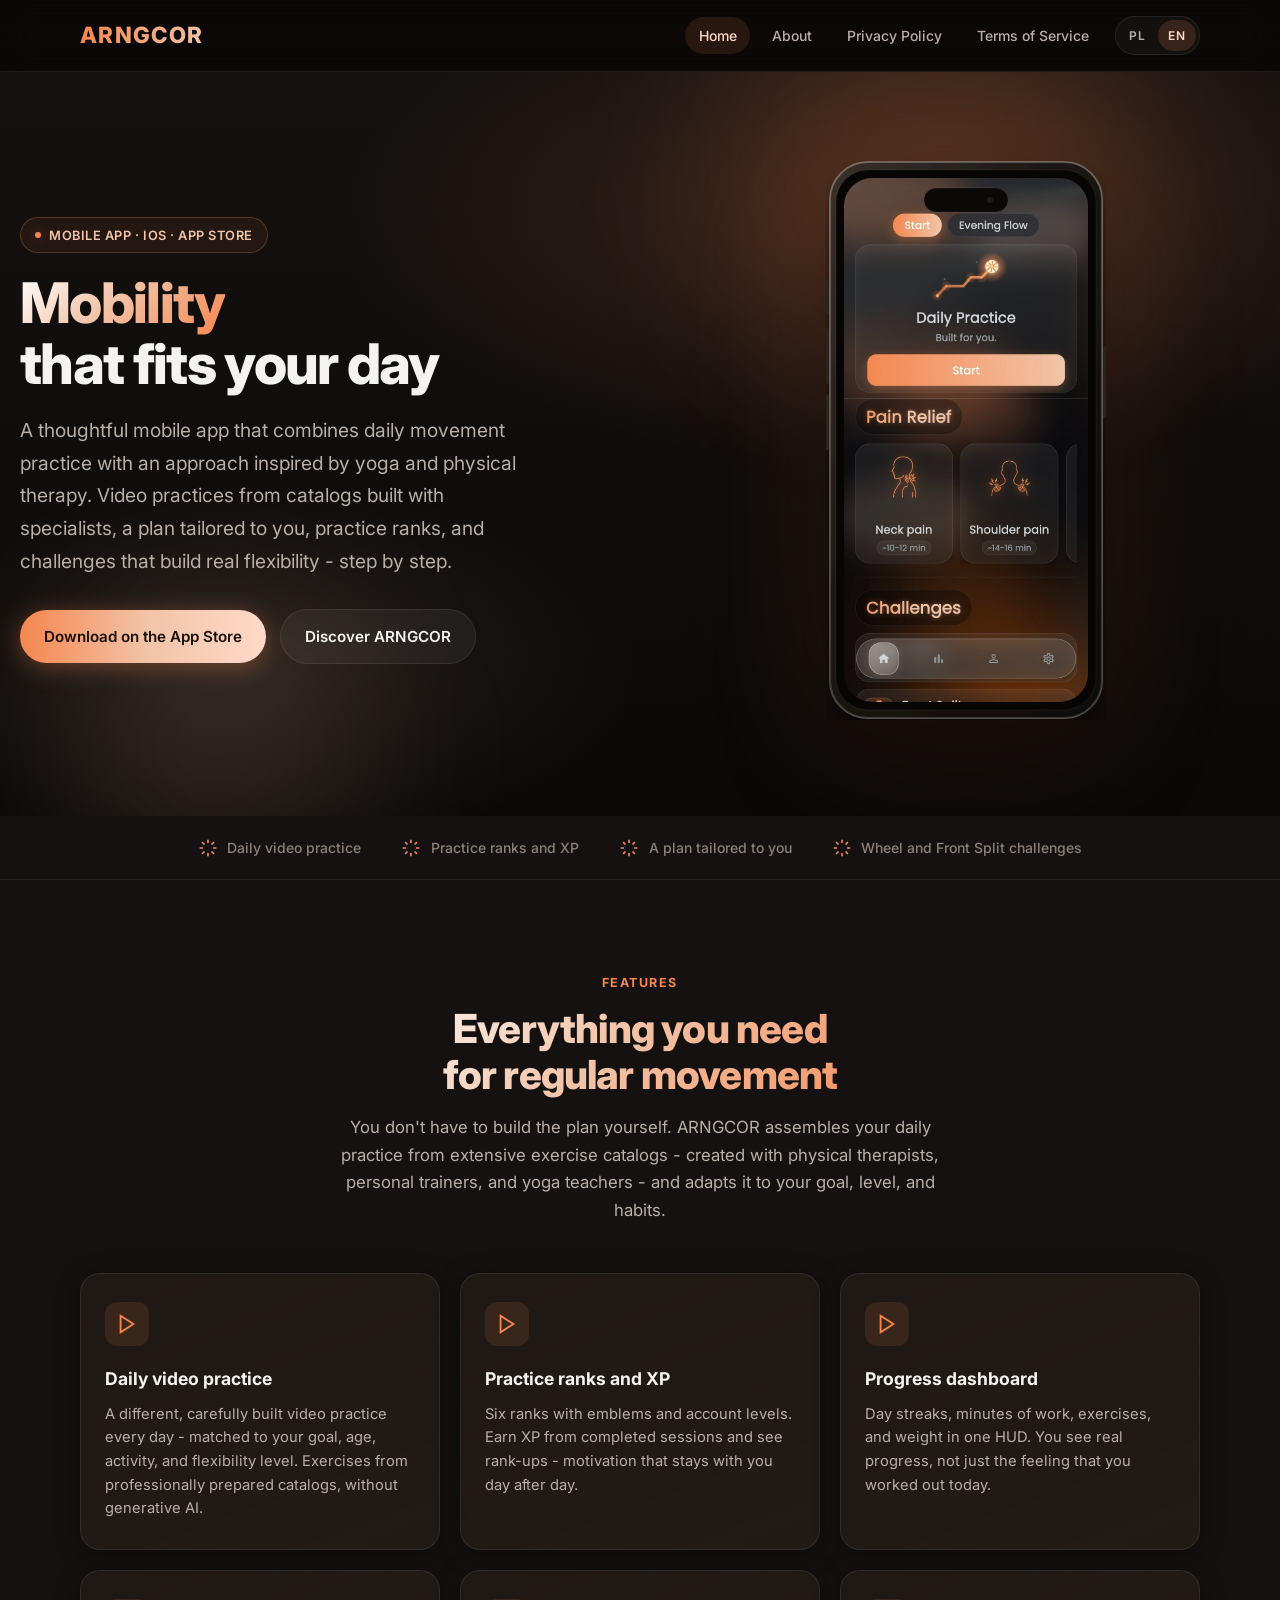
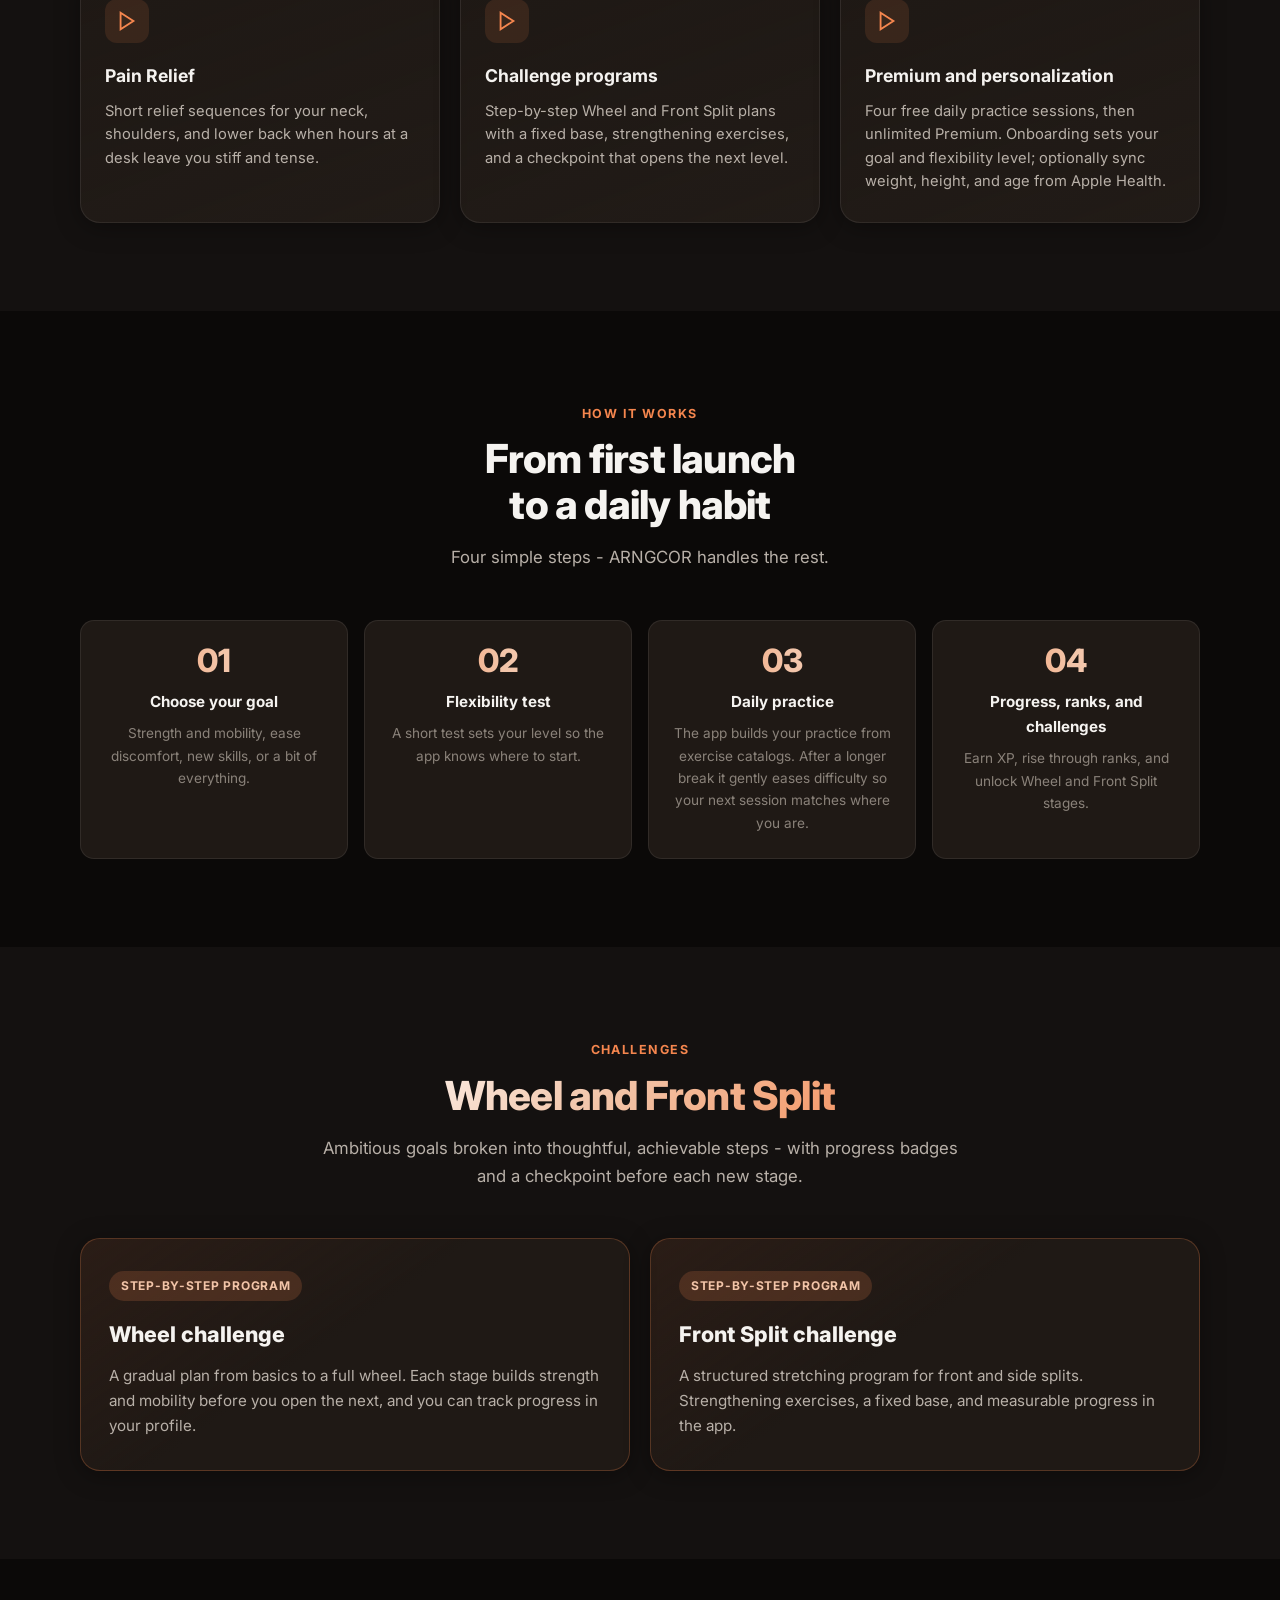
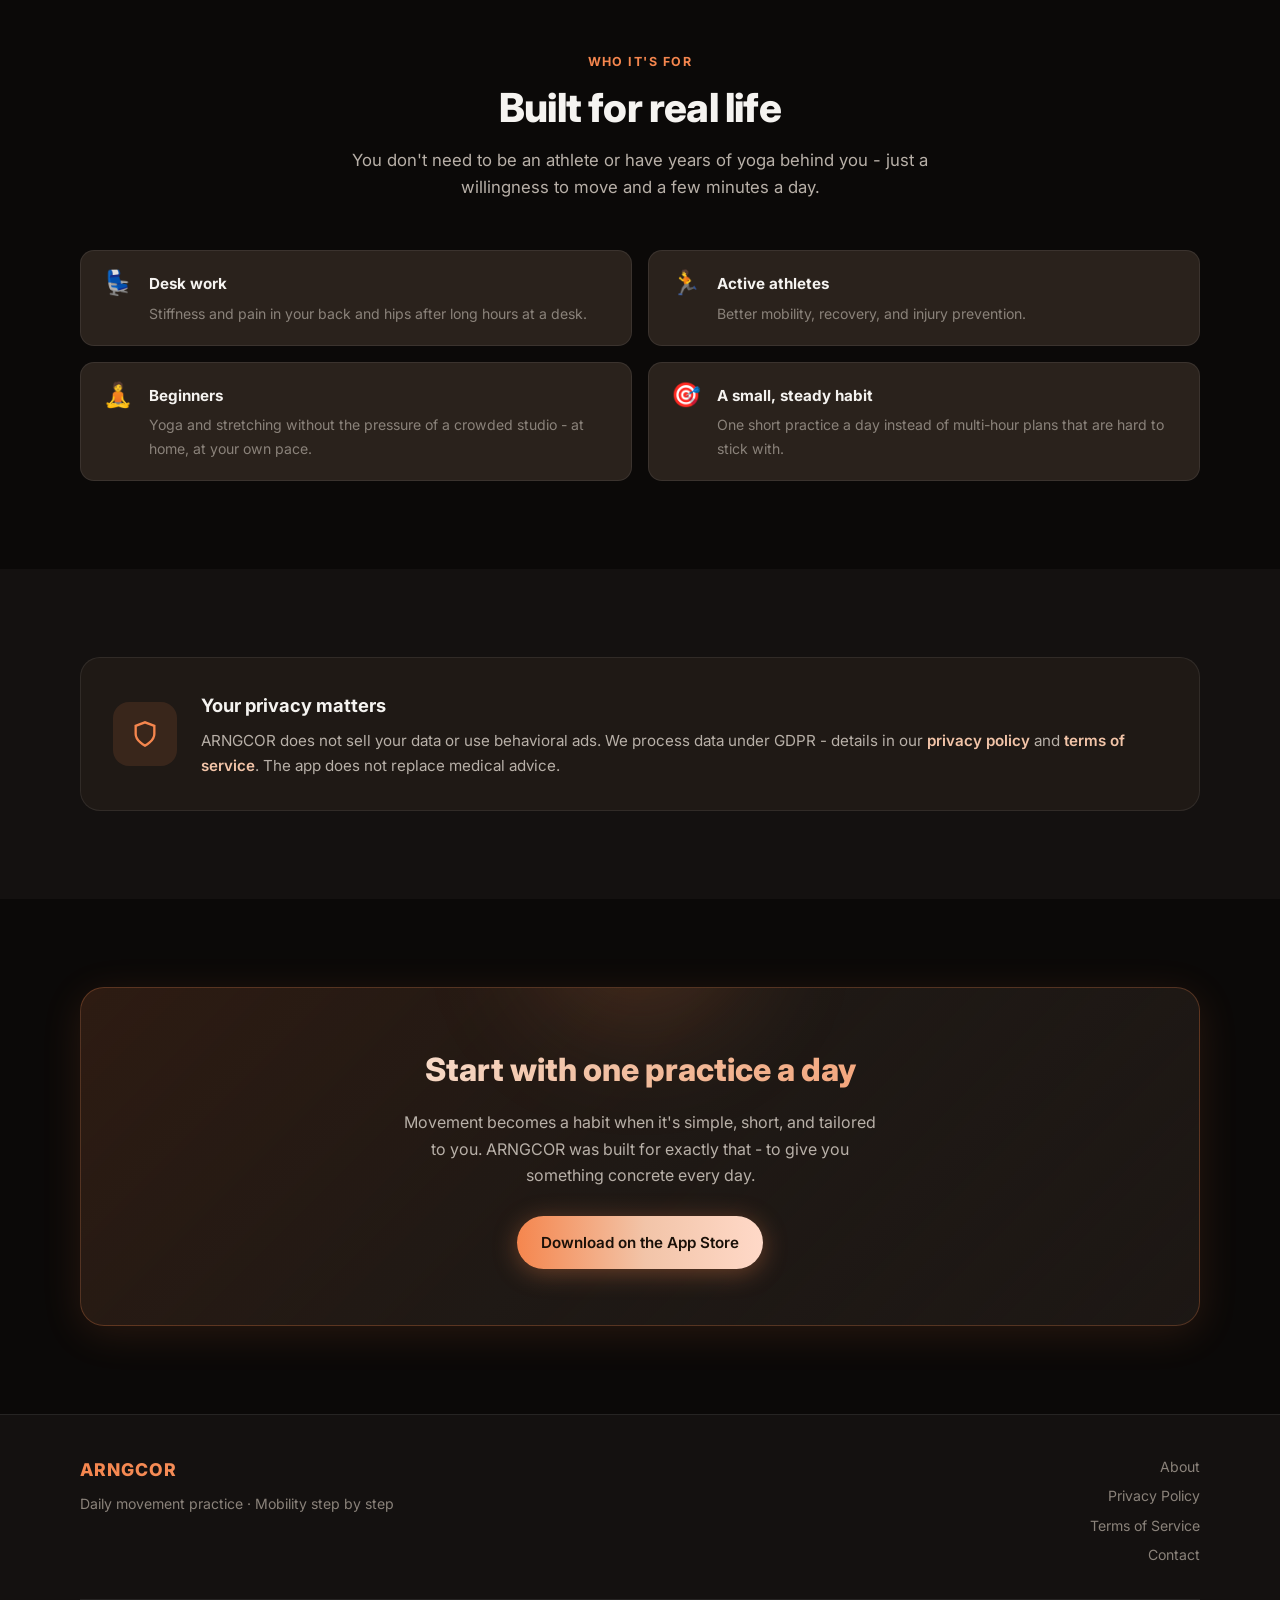
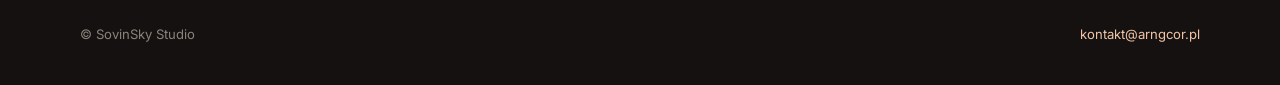
<file: index.html>
<!DOCTYPE html>
<html lang="pl">
<head>
  <meta charset="utf-8">
  <meta name="viewport" content="width=device-width, initial-scale=1">
  <title>ARNGCOR - aplikacja mobilna do mobilności, rozciągania i wyzwań Mostek oraz Szpagat</title>
  <meta name="description" content="ARNGCOR to aplikacja mobilna na iOS do codziennej praktyki ruchowej. Sesje wideo, rangi praktyki i XP, dashboard postępu oraz wyzwania Mostek i Szpagat.">
  <meta name="keywords" content="ARNGCOR, aplikacja mobilność, rozciąganie, joga, wyzwanie mostek, wyzwanie szpagat, aplikacja iOS, SovinSky Studio">
  <meta name="author" content="SovinSky Studio">
  <meta name="robots" content="index, follow, max-image-preview:large, max-snippet:-1, max-video-preview:-1">
  <meta name="theme-color" content="#1a1512">
  <link rel="canonical" href="https://arngcor.pl/">
  <link rel="alternate" hreflang="pl" href="https://arngcor.pl/">
  <link rel="alternate" hreflang="en" href="https://arngcor.pl/en/">
  <link rel="alternate" hreflang="x-default" href="https://arngcor.pl/en/">
  <link rel="icon" href="/images/favicon-32x32.png" sizes="32x32" type="image/png">
  <link rel="apple-touch-icon" href="/images/apple-touch-icon.png">
  <link rel="manifest" href="/site.webmanifest">
  <meta property="og:type" content="website">
  <meta property="og:site_name" content="ARNGCOR">
  <meta property="og:locale" content="pl_PL">
  <meta property="og:title" content="ARNGCOR - aplikacja mobilna do mobilności, rozciągania i wyzwań Mostek oraz Szpagat">
  <meta property="og:description" content="ARNGCOR to aplikacja mobilna na iOS do codziennej praktyki ruchowej. Sesje wideo, rangi praktyki i XP, dashboard postępu oraz wyzwania Mostek i Szpagat.">
  <meta property="og:url" content="https://arngcor.pl/">
  <meta property="og:image" content="https://arngcor.pl/images/app-home.png">
  <meta property="og:image:width" content="499">
  <meta property="og:image:height" content="1024">
  <meta property="og:image:alt" content="Ekran aplikacji mobilnej ARNGCOR">
  <meta name="twitter:card" content="summary_large_image">
  <meta name="twitter:title" content="ARNGCOR - aplikacja mobilna do mobilności, rozciągania i wyzwań Mostek oraz Szpagat">
  <meta name="twitter:description" content="ARNGCOR to aplikacja mobilna na iOS do codziennej praktyki ruchowej. Sesje wideo, rangi praktyki i XP, dashboard postępu oraz wyzwania Mostek i Szpagat.">
  <meta name="twitter:image" content="https://arngcor.pl/images/app-home.png">
  <link rel="preconnect" href="https://fonts.googleapis.com">
  <link rel="preconnect" href="https://fonts.gstatic.com" crossorigin>
  <link href="https://fonts.googleapis.com/css2?family=Inter:wght@400;500;600;700;800&display=swap" rel="stylesheet">
  <script type="application/ld+json">{"@context":"https://schema.org","@graph":[{"@type":"Organization","@id":"https://arngcor.pl/#organization","name":"SovinSky Studio","url":"https://arngcor.pl","email":"kontakt@arngcor.pl","logo":"https://arngcor.pl/images/icon-512.png"},{"@type":"WebSite","@id":"https://arngcor.pl/#website","url":"https://arngcor.pl","name":"ARNGCOR","description":"Aplikacja mobilna ARNGCOR do codziennej praktyki ruchowej, rozciągania i mobilności. Rangi praktyki, wyzwania Mostek i Szpagat, sesje wideo i plan dopasowany do Ciebie.","inLanguage":"pl-PL","publisher":{"@id":"https://arngcor.pl/#organization"}},{"@type":"SoftwareApplication","@id":"https://arngcor.pl/#app","name":"ARNGCOR","applicationCategory":"HealthApplication","operatingSystem":"iOS","description":"Aplikacja mobilna ARNGCOR do codziennej praktyki ruchowej, rozciągania i mobilności. Rangi praktyki, wyzwania Mostek i Szpagat, sesje wideo i plan dopasowany do Ciebie.","url":"https://apps.apple.com/pl/app/arngcor/id6772146674?l=pl","image":"https://arngcor.pl/images/app-home.png","offers":{"@type":"Offer","price":"0","priceCurrency":"PLN","availability":"https://schema.org/InStock"},"publisher":{"@id":"https://arngcor.pl/#organization"},"downloadUrl":"https://apps.apple.com/pl/app/arngcor/id6772146674?l=pl"}]}</script>

  <link rel="stylesheet" href="/css/site.css">
  <script src="/js/i18n.js"></script>
</head>
<body>
  <header class="site-header">
    <div class="wrap header-inner">
      <a class="brand brand-gradient" href="index.html">ARNGCOR</a>
      <div class="header-actions">
        <nav class="site-nav" aria-label="Główne">
          <a href="index.html" class="nav-link is-active">Strona główna</a>
          <a href="o-nas.html" class="nav-link">O nas</a>
          <a href="polityka-prywatnosci.html" class="nav-link">Polityka prywatności</a>
          <a href="regulamin.html" class="nav-link">Regulamin</a>
        </nav>
        <div class="lang-switch" role="group" aria-label="Język">
          <button type="button" data-lang="pl" class="is-active">PL</button>
          <button type="button" data-lang="en" class="">EN</button>
        </div>
      </div>
    </div>
  </header>

  
  <section class="hero-section">
    <div class="hero-glow hero-glow--1" aria-hidden="true"></div>
    <div class="hero-glow hero-glow--2" aria-hidden="true"></div>
    <div class="wrap-wide hero-grid">
      <div class="hero-copy reveal">
        <div class="hero-eyebrow">
          <span class="hero-eyebrow-dot" aria-hidden="true"></span>
          Aplikacja mobilna · iOS · App Store
        </div>
        <h1 class="hero-title">
          <span class="text-gradient">Mobilność</span>, która<br>pasuje do Twojego dnia
        </h1>
        <p class="hero-lead">Przemyślana aplikacja mobilna, która łączy codzienną praktykę ruchową z podejściem inspirowanym jogą i fizjoterapią. Sesje wideo z katalogów opracowanych ze specjalistami, plan dopasowany do Ciebie, rangi praktyki i wyzwania, które realnie budują elastyczność - krok po kroku.</p>
        <div class="hero-actions">
          
          <a href="https://apps.apple.com/pl/app/arngcor/id6772146674?l=pl" class="btn btn-primary" rel="noopener" target="_blank">Pobierz w App Store</a>
          
          <a href="o-nas.html" class="btn btn-ghost">Poznaj ARNGCOR</a>
        </div>
      </div>

      <div class="hero-visual reveal reveal-delay-2">
        <svg class="phone-frame" viewBox="0 0 280 560" fill="none" xmlns="http://www.w3.org/2000/svg" xmlns:xlink="http://www.w3.org/1999/xlink" role="img" aria-label="Telefon z ekranem aplikacji ARNGCOR">
          <defs>
            <linearGradient id="phoneBodyGrad" x1="0" y1="0" x2="1" y2="1">
              <stop offset="0%" stop-color="#3a302a"/>
              <stop offset="45%" stop-color="#1a1512"/>
              <stop offset="100%" stop-color="#0f0c0a"/>
            </linearGradient>
            <linearGradient id="phoneEdgeGrad" x1="0" y1="0" x2="0" y2="1">
              <stop offset="0%" stop-color="rgba(255,255,255,0.18)"/>
              <stop offset="100%" stop-color="rgba(255,255,255,0.04)"/>
            </linearGradient>
            <clipPath id="phoneScreenClip">
              <rect x="18" y="18" width="244" height="524" rx="28"/>
            </clipPath>
            <filter id="phoneShadow" x="-20%" y="-10%" width="140%" height="120%">
              <feDropShadow dx="0" dy="16" stdDeviation="12" flood-color="#000" flood-opacity="0.45"/>
            </filter>
          </defs>
          <rect x="4" y="2" width="272" height="556" rx="38" fill="url(#phoneBodyGrad)" stroke="rgba(255,255,255,0.14)" stroke-width="2" filter="url(#phoneShadow)"/>
          <rect x="4" y="2" width="272" height="556" rx="38" fill="none" stroke="url(#phoneEdgeGrad)" stroke-width="1.5"/>
          <rect x="0" y="118" width="3" height="36" rx="1.5" fill="#2a221c"/>
          <rect x="0" y="168" width="3" height="56" rx="1.5" fill="#2a221c"/>
          <rect x="0" y="234" width="3" height="56" rx="1.5" fill="#2a221c"/>
          <rect x="277" y="186" width="3" height="72" rx="1.5" fill="#2a221c"/>
          <rect x="10" y="10" width="260" height="540" rx="32" fill="#080605"/>
          <image href="/images/app-home.png" xlink:href="/images/app-home.png" x="18" y="18" width="244" height="524" clip-path="url(#phoneScreenClip)" preserveAspectRatio="xMidYMid slice"/>
          <rect x="18" y="18" width="244" height="524" rx="28" fill="url(#phoneEdgeGrad)" opacity="0.08" pointer-events="none"/>
          <rect x="98" y="28" width="84" height="24" rx="12" fill="#0b0908" stroke="rgba(255,255,255,0.06)" stroke-width="1"/>
          <circle cx="164" cy="40" r="3" fill="rgba(255,255,255,0.08)"/>
          <rect x="10" y="10" width="260" height="540" rx="32" fill="none" stroke="rgba(255,255,255,0.06)" stroke-width="1"/>
        </svg>
      </div>
    </div>
  </section>

  <div class="trust-strip">
    <div class="wrap trust-inner">
      
      <div class="trust-item">
        <svg class="trust-icon" viewBox="0 0 24 24" fill="none" stroke="currentColor" stroke-width="2"><path d="M12 2v4M12 18v4M4.93 4.93l2.83 2.83M16.24 16.24l2.83 2.83M2 12h4M18 12h4M4.93 19.07l2.83-2.83M16.24 7.76l2.83-2.83"/></svg>
        Codzienna praktyka wideo
      </div>
      
      <div class="trust-item">
        <svg class="trust-icon" viewBox="0 0 24 24" fill="none" stroke="currentColor" stroke-width="2"><path d="M12 2v4M12 18v4M4.93 4.93l2.83 2.83M16.24 16.24l2.83 2.83M2 12h4M18 12h4M4.93 19.07l2.83-2.83M16.24 7.76l2.83-2.83"/></svg>
        Rangi praktyki i XP
      </div>
      
      <div class="trust-item">
        <svg class="trust-icon" viewBox="0 0 24 24" fill="none" stroke="currentColor" stroke-width="2"><path d="M12 2v4M12 18v4M4.93 4.93l2.83 2.83M16.24 16.24l2.83 2.83M2 12h4M18 12h4M4.93 19.07l2.83-2.83M16.24 7.76l2.83-2.83"/></svg>
        Plan dopasowany do Ciebie
      </div>
      
      <div class="trust-item">
        <svg class="trust-icon" viewBox="0 0 24 24" fill="none" stroke="currentColor" stroke-width="2"><path d="M12 2v4M12 18v4M4.93 4.93l2.83 2.83M16.24 16.24l2.83 2.83M2 12h4M18 12h4M4.93 19.07l2.83-2.83M16.24 7.76l2.83-2.83"/></svg>
        Wyzwania Mostek i Szpagat
      </div>
      
    </div>
  </div>

  <section class="section section--alt">
    <div class="wrap">
      <header class="section-header reveal">
        <span class="section-label">Funkcje</span>
        <h2 class="section-title text-gradient">Wszystko, czego potrzebujesz<br>do regularnego ruchu</h2>
        <p class="section-desc">Nie musisz układać planu sam. ARNGCOR precyzyjnie składa codzienną sesję z rozbudowanych katalogów ćwiczeń - stworzonych przy współpracy z fizjoterapeutami, trenerami personalnymi i joginkami - i dopasowuje ją do Twojego celu, poziomu oraz nawyków.</p>
      </header>
      <div class="feature-grid">
        
        <article class="feature-card reveal reveal-delay-1">
          <div class="feature-icon">
            <svg width="22" height="22" viewBox="0 0 24 24" fill="none" stroke="currentColor" stroke-width="2"><polygon points="5 3 19 12 5 21 5 3"/></svg>
          </div>
          <h3>Codzienna sesja wideo</h3>
          <p>Każdego dnia inna, starannie ułożona sesja wideo - dopasowana do celu, wieku, aktywności i poziomu elastyczności. Ćwiczenia z profesjonalnie przygotowanych katalogów, bez generatywnej sztucznej inteligencji.</p>
        </article>
        
        <article class="feature-card reveal reveal-delay-2">
          <div class="feature-icon">
            <svg width="22" height="22" viewBox="0 0 24 24" fill="none" stroke="currentColor" stroke-width="2"><polygon points="5 3 19 12 5 21 5 3"/></svg>
          </div>
          <h3>Rangi praktyki i XP</h3>
          <p>Sześć rang z emblemami i poziomami konta. Za ukończone sesje zbierasz XP i widzisz awanse - motywacja, która zostaje z Tobą dzień po dniu.</p>
        </article>
        
        <article class="feature-card reveal reveal-delay-3">
          <div class="feature-icon">
            <svg width="22" height="22" viewBox="0 0 24 24" fill="none" stroke="currentColor" stroke-width="2"><polygon points="5 3 19 12 5 21 5 3"/></svg>
          </div>
          <h3>Dashboard postępu</h3>
          <p>Serie dni, minuty pracy, ćwiczenia i waga w jednym HUD. Widzisz realny progres, a nie tylko wrażenie, że „dzisiaj ćwiczyłem”.</p>
        </article>
        
        <article class="feature-card reveal reveal-delay-4">
          <div class="feature-icon">
            <svg width="22" height="22" viewBox="0 0 24 24" fill="none" stroke="currentColor" stroke-width="2"><polygon points="5 3 19 12 5 21 5 3"/></svg>
          </div>
          <h3>Pomoc w bólu</h3>
          <p>Krótkie sekwencje ulgi na szyję, barki i odcinek lędźwiowy, gdy po wielu godzinach przy biurku czujesz sztywność i napięcie.</p>
        </article>
        
        <article class="feature-card reveal reveal-delay-5">
          <div class="feature-icon">
            <svg width="22" height="22" viewBox="0 0 24 24" fill="none" stroke="currentColor" stroke-width="2"><polygon points="5 3 19 12 5 21 5 3"/></svg>
          </div>
          <h3>Programy wyzwań</h3>
          <p>Etapowe plany Mostek i Szpagat z częścią stałą, ćwiczeniami wzmacniającymi i sprawdzianem, który odblokowuje kolejny poziom.</p>
        </article>
        
        <article class="feature-card reveal reveal-delay-6">
          <div class="feature-icon">
            <svg width="22" height="22" viewBox="0 0 24 24" fill="none" stroke="currentColor" stroke-width="2"><polygon points="5 3 19 12 5 21 5 3"/></svg>
          </div>
          <h3>Premium i personalizacja</h3>
          <p>Cztery darmowe sesje codziennej praktyki, potem subskrypcja Premium bez limitu. Onboarding ustawia cel i poziom elastyczności; opcjonalnie synchronizacja wagi, wzrostu i wieku z Apple Zdrowie.</p>
        </article>
        
      </div>
    </div>
  </section>

  <section class="section">
    <div class="wrap">
      <header class="section-header reveal">
        <span class="section-label">Jak to działa</span>
        <h2 class="section-title">Od pierwszego uruchomienia<br>do codziennego nawyku</h2>
        <p class="section-desc">Cztery proste kroki - resztą zajmuje się ARNGCOR.</p>
      </header>
      <div class="steps-grid">
        
        <article class="step-card reveal reveal-delay-1">
          <h3>Wybierz cel</h3>
          <p>Siła i mobilność, ulga w bólu, nowe umiejętności albo wszystko po trochu.</p>
        </article>
        
        <article class="step-card reveal reveal-delay-2">
          <h3>Test elastyczności</h3>
          <p>Krótki test ustala Twój poziom, dzięki czemu aplikacja wie, od czego zacząć.</p>
        </article>
        
        <article class="step-card reveal reveal-delay-3">
          <h3>Codzienna sesja</h3>
          <p>Aplikacja układa sesję z katalogów ćwiczeń. Po dłuższej przerwie delikatnie dopasowuje trudność, żeby kolejna sesja znów pasowała do Ciebie.</p>
        </article>
        
        <article class="step-card reveal reveal-delay-4">
          <h3>Postęp, rangi i wyzwania</h3>
          <p>Zbieraj XP, awansuj w rangach i odblokowuj etapy Mostek oraz Szpagat.</p>
        </article>
        
      </div>
    </div>
  </section>

  <section class="section section--alt">
    <div class="wrap">
      <header class="section-header reveal">
        <span class="section-label">Wyzwania</span>
        <h2 class="section-title text-gradient">Mostek i Szpagat</h2>
        <p class="section-desc">Ambitne cele rozbite na przemyślane, osiągalne kroki - z odznakami postępu i sprawdzianem przed kolejnym etapem.</p>
      </header>
      <div class="challenge-row">
        <article class="challenge-card reveal reveal-delay-1">
          <span class="challenge-badge">Program etapowy</span>
          <h3>Wyzwanie Mostek</h3>
          <p>Stopniowy plan od podstaw do pełnego mostka. Każdy etap buduje siłę i mobilność, zanim odblokujesz następny, a postęp widzisz w profilu.</p>
        </article>
        <article class="challenge-card reveal reveal-delay-2">
          <span class="challenge-badge">Program etapowy</span>
          <h3>Wyzwanie Szpagat</h3>
          <p>Strukturalny program rozciągania na szpagat przedni i boczny. Ćwiczenia wzmacniające, część stała i mierzalny progres w aplikacji.</p>
        </article>
      </div>
    </div>
  </section>

  <section class="section">
    <div class="wrap">
      <header class="section-header reveal">
        <span class="section-label">Dla kogo</span>
        <h2 class="section-title">Stworzone dla realnego życia</h2>
        <p class="section-desc">Nie musisz być sportowcem ani praktykować jogi od lat - wystarczy chęć ruchu i kilka minut dziennie.</p>
      </header>
      <div class="audience-grid">
        
        <div class="audience-item reveal reveal-delay-1">
          <span class="audience-emoji" aria-hidden="true">💺</span>
          <div>
            <h3>Praca siedząca</h3>
            <p>Sztywność, ból pleców i bioder po wielu godzinach przy biurku.</p>
          </div>
        </div>
        
        <div class="audience-item reveal reveal-delay-2">
          <span class="audience-emoji" aria-hidden="true">🏃</span>
          <div>
            <h3>Aktywni sportowcy</h3>
            <p>Lepsza mobilność, regeneracja i profilaktyka kontuzji.</p>
          </div>
        </div>
        
        <div class="audience-item reveal reveal-delay-3">
          <span class="audience-emoji" aria-hidden="true">🧘</span>
          <div>
            <h3>Początkujący</h3>
            <p>Joga i rozciąganie bez presji sali pełnej ludzi - w domu, we własnym tempie.</p>
          </div>
        </div>
        
        <div class="audience-item reveal reveal-delay-4">
          <span class="audience-emoji" aria-hidden="true">🎯</span>
          <div>
            <h3>Mały, stały nawyk</h3>
            <p>Jedna krótka sesja dziennie zamiast wielogodzinnych planów, których trudno się trzymać.</p>
          </div>
        </div>
        
      </div>
    </div>
  </section>

  <section class="section section--alt">
    <div class="wrap">
      <div class="privacy-card reveal">
        <div class="privacy-icon-wrap">
          <svg width="28" height="28" viewBox="0 0 24 24" fill="none" stroke="currentColor" stroke-width="2"><path d="M12 22s8-4 8-10V5l-8-3-8 3v7c0 6 8 10 8 10z"/></svg>
        </div>
        <div>
          <h3>Twoja prywatność ma znaczenie</h3>
          <p>ARNGCOR nie sprzedaje Twoich danych i nie używa reklam behawioralnych. Przetwarzamy dane zgodnie z RODO - szczegóły w <a href="polityka-prywatnosci.html">polityce prywatności</a> i <a href="regulamin.html">regulaminie</a>. Aplikacja nie zastępuje porady medycznej.</p>
        </div>
      </div>
    </div>
  </section>

  <section class="section">
    <div class="wrap">
      <div class="cta-banner reveal">
        <div class="cta-banner-glow" aria-hidden="true"></div>
        <h2 class="text-gradient">Zacznij od jednej sesji dziennie</h2>
        <p>Ruch staje się nawykiem, gdy jest prosty, krótki i dopasowany do Ciebie. ARNGCOR zostało stworzone dokładnie po to - żeby codziennie dawało Ci coś konkretnego.</p>
        
        <a href="https://apps.apple.com/pl/app/arngcor/id6772146674?l=pl" class="btn btn-primary" rel="noopener" target="_blank">Pobierz w App Store</a>
        
      </div>
    </div>
  </section>


  <footer class="site-footer">
    <div class="wrap footer-grid">
      <div>
        <div class="footer-brand brand-gradient">ARNGCOR</div>
        <p class="footer-tagline">Codzienna praktyka ruchowa · Mobilność krok po kroku</p>
      </div>
      <div class="footer-links">
        <a href="o-nas.html">O nas</a>
        <a href="polityka-prywatnosci.html">Polityka prywatności</a>
        <a href="regulamin.html">Regulamin</a>
        <a href="mailto:kontakt@arngcor.pl">Kontakt</a>
      </div>
    </div>
    <div class="wrap footer-bottom">
      <span>© SovinSky Studio</span>
      <span><a href="mailto:kontakt@arngcor.pl">kontakt@arngcor.pl</a></span>
    </div>
  </footer>

  <script src="/js/site.js" defer></script>
</body>
</html>
</file>
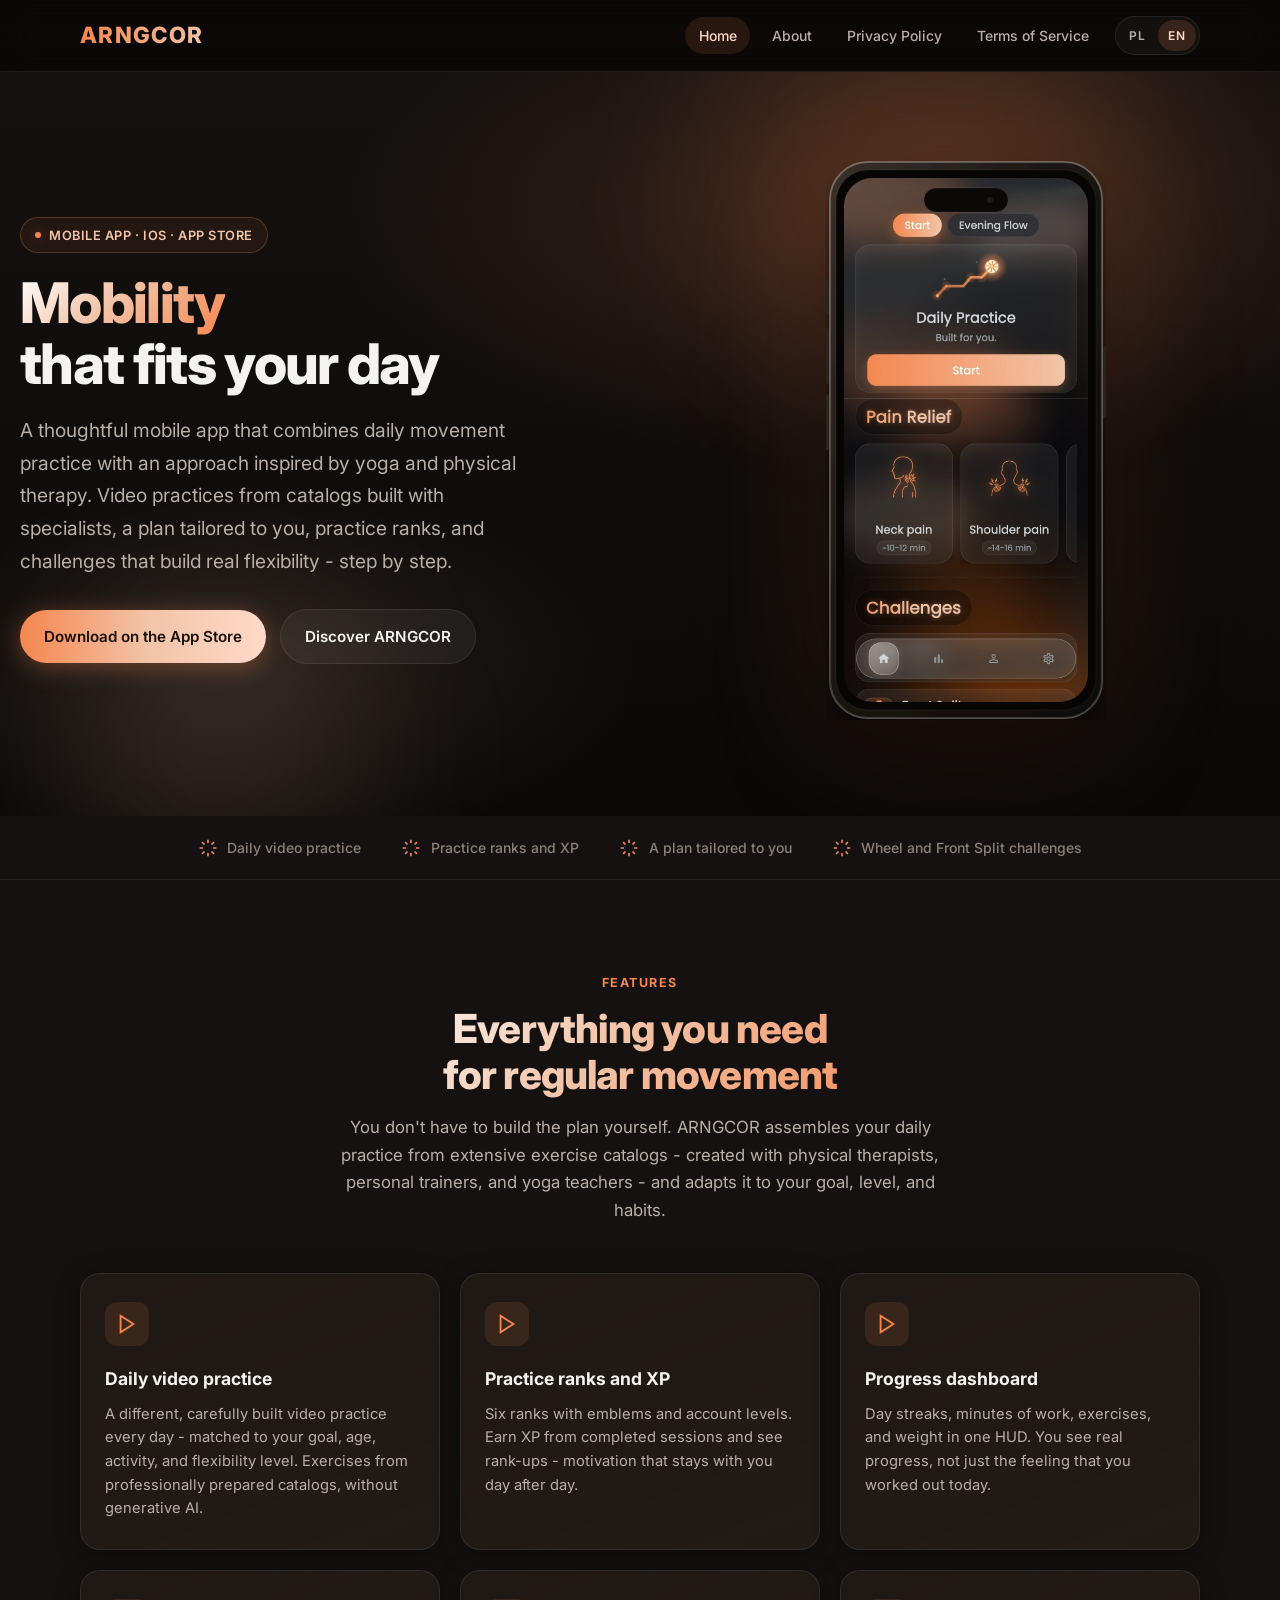
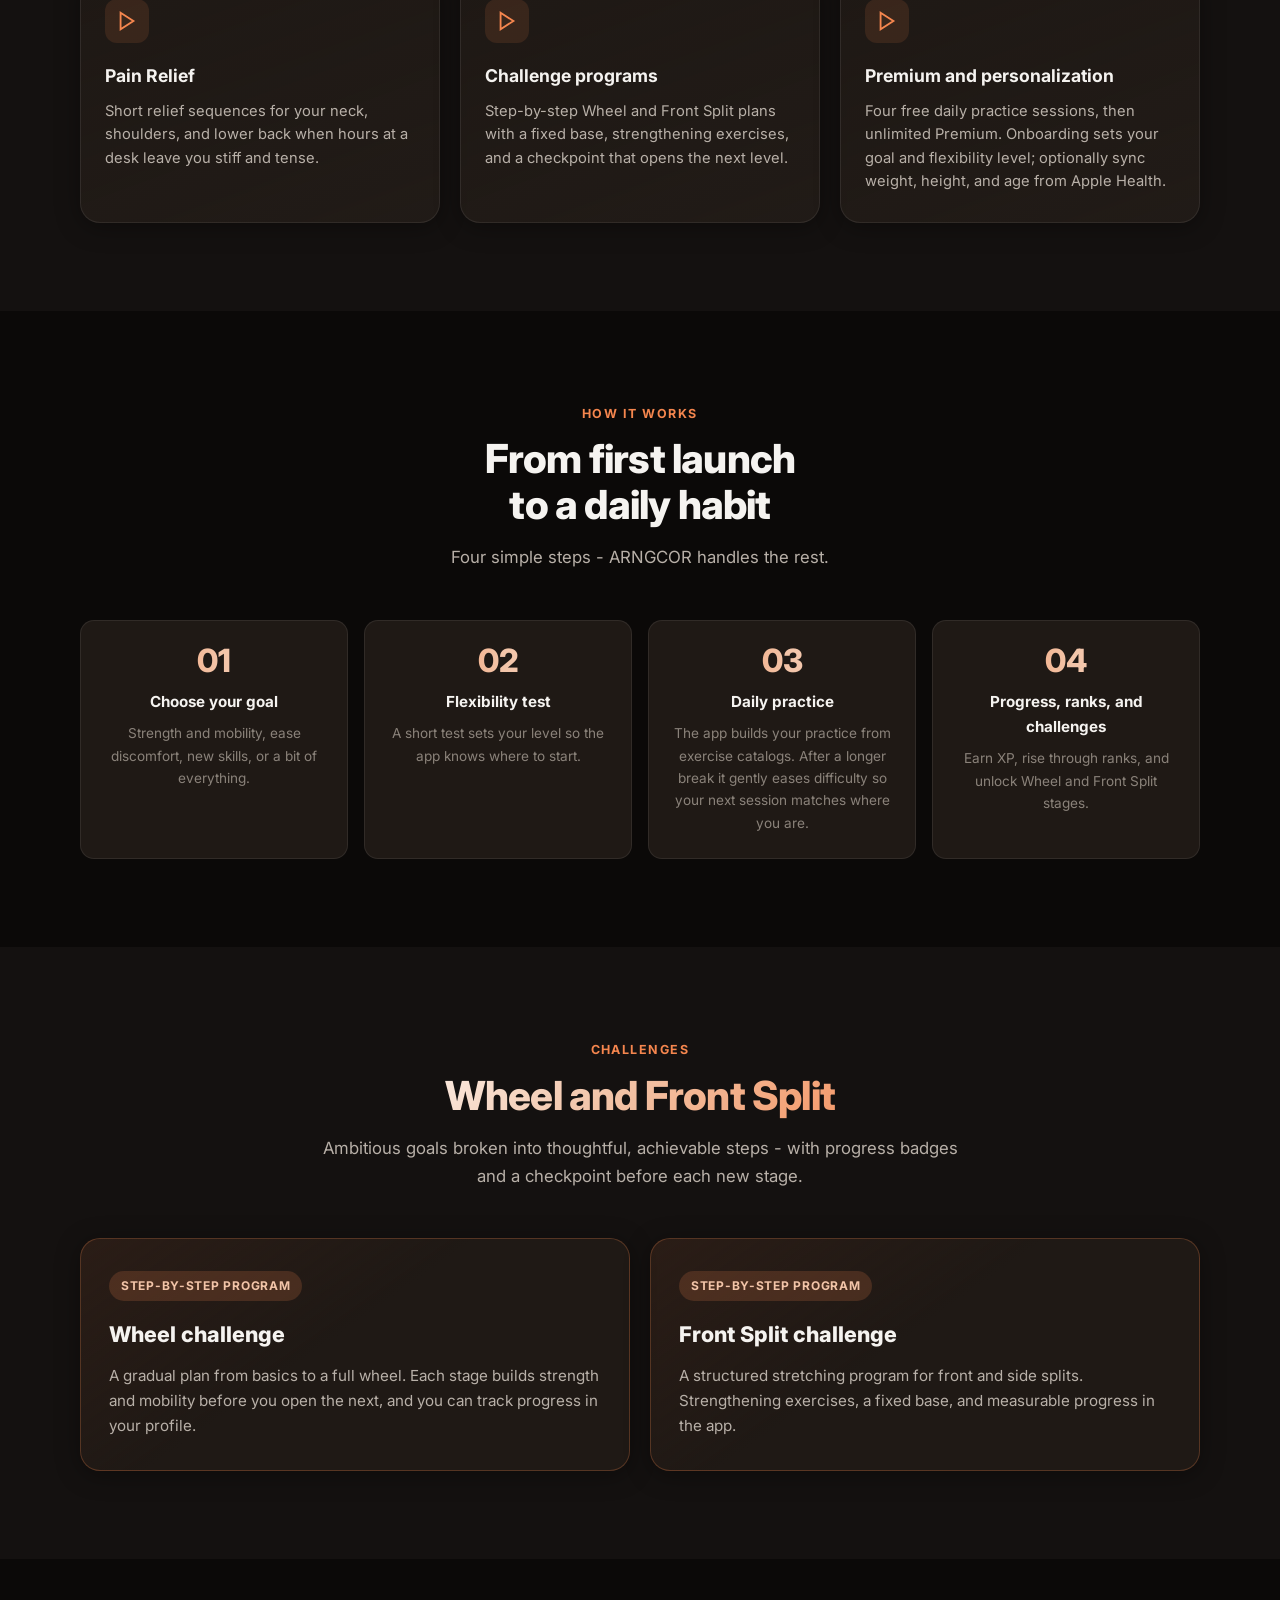
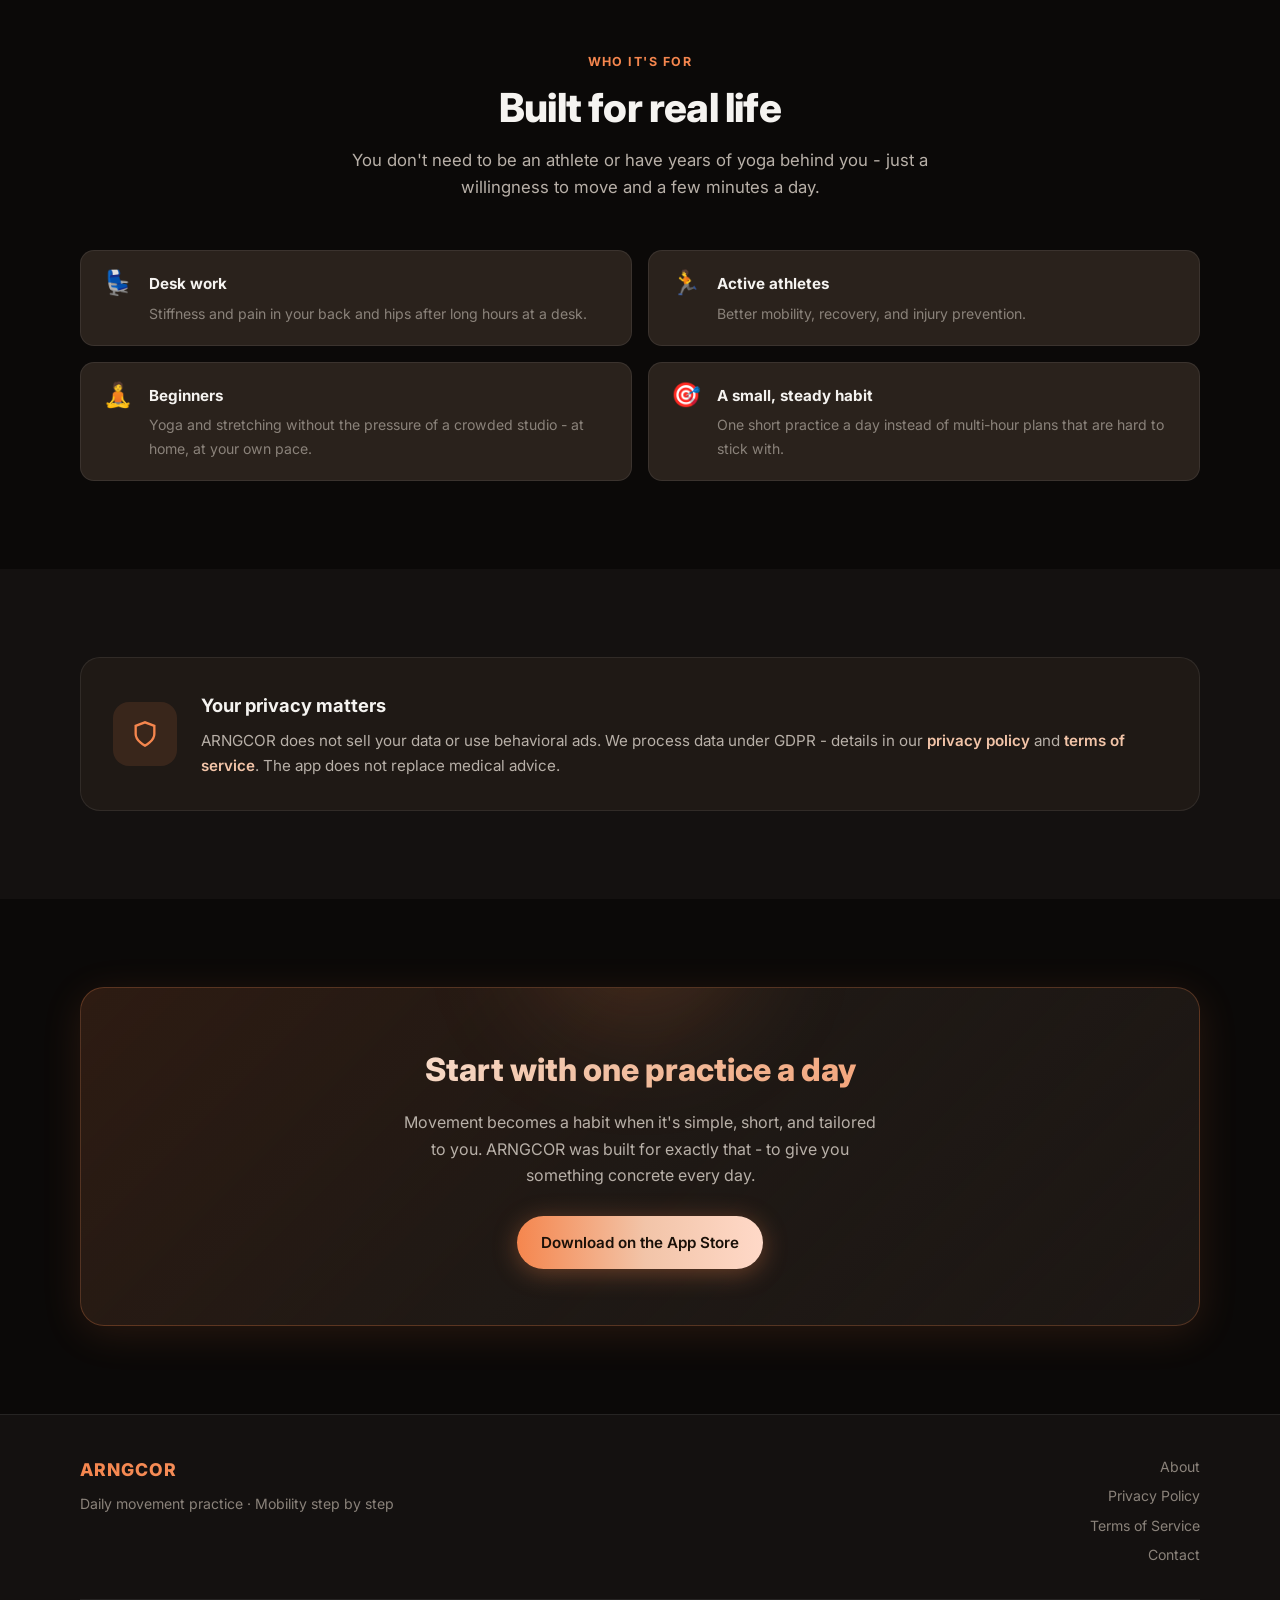
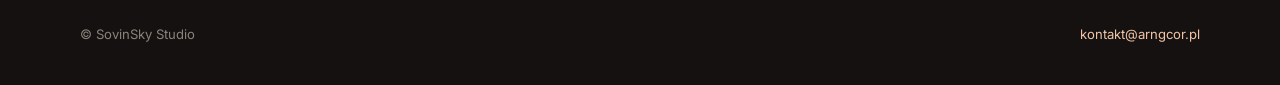
<file: en/index.html>
<!DOCTYPE html>
<html lang="en">
<head>
  <meta charset="utf-8">
  <meta name="viewport" content="width=device-width, initial-scale=1">
  <title>ARNGCOR - mobile app for mobility, stretching, and Wheel and Front Split challenges</title>
  <meta name="description" content="ARNGCOR is an iOS mobile app for daily movement practice. Video practices, practice ranks and XP, a progress dashboard, and Wheel and Front Split challenges.">
  <meta name="keywords" content="ARNGCOR, mobility app, stretching, yoga, wheel challenge, front split challenge, iOS app, SovinSky Studio">
  <meta name="author" content="SovinSky Studio">
  <meta name="robots" content="index, follow, max-image-preview:large, max-snippet:-1, max-video-preview:-1">
  <meta name="theme-color" content="#1a1512">
  <link rel="canonical" href="https://arngcor.pl/en/">
  <link rel="alternate" hreflang="pl" href="https://arngcor.pl/">
  <link rel="alternate" hreflang="en" href="https://arngcor.pl/en/">
  <link rel="alternate" hreflang="x-default" href="https://arngcor.pl/en/">
  <link rel="icon" href="/images/favicon-32x32.png" sizes="32x32" type="image/png">
  <link rel="apple-touch-icon" href="/images/apple-touch-icon.png">
  <link rel="manifest" href="/site.webmanifest">
  <meta property="og:type" content="website">
  <meta property="og:site_name" content="ARNGCOR">
  <meta property="og:locale" content="en_US">
  <meta property="og:title" content="ARNGCOR - mobile app for mobility, stretching, and Wheel and Front Split challenges">
  <meta property="og:description" content="ARNGCOR is an iOS mobile app for daily movement practice. Video practices, practice ranks and XP, a progress dashboard, and Wheel and Front Split challenges.">
  <meta property="og:url" content="https://arngcor.pl/en/">
  <meta property="og:image" content="https://arngcor.pl/images/app-home-en.png">
  <meta property="og:image:width" content="499">
  <meta property="og:image:height" content="1024">
  <meta property="og:image:alt" content="ARNGCOR mobile app screen">
  <meta name="twitter:card" content="summary_large_image">
  <meta name="twitter:title" content="ARNGCOR - mobile app for mobility, stretching, and Wheel and Front Split challenges">
  <meta name="twitter:description" content="ARNGCOR is an iOS mobile app for daily movement practice. Video practices, practice ranks and XP, a progress dashboard, and Wheel and Front Split challenges.">
  <meta name="twitter:image" content="https://arngcor.pl/images/app-home-en.png">
  <link rel="preconnect" href="https://fonts.googleapis.com">
  <link rel="preconnect" href="https://fonts.gstatic.com" crossorigin>
  <link href="https://fonts.googleapis.com/css2?family=Inter:wght@400;500;600;700;800&display=swap" rel="stylesheet">
  <script type="application/ld+json">{"@context":"https://schema.org","@graph":[{"@type":"Organization","@id":"https://arngcor.pl/#organization","name":"SovinSky Studio","url":"https://arngcor.pl","email":"kontakt@arngcor.pl","logo":"https://arngcor.pl/images/icon-512.png"},{"@type":"WebSite","@id":"https://arngcor.pl/#website","url":"https://arngcor.pl","name":"ARNGCOR","description":"ARNGCOR mobile app for daily movement practice, stretching, and mobility. Practice ranks, Wheel and Front Split challenges, video practices, and a plan tailored to you.","inLanguage":"en-US","publisher":{"@id":"https://arngcor.pl/#organization"}},{"@type":"SoftwareApplication","@id":"https://arngcor.pl/#app","name":"ARNGCOR","applicationCategory":"HealthApplication","operatingSystem":"iOS","description":"ARNGCOR mobile app for daily movement practice, stretching, and mobility. Practice ranks, Wheel and Front Split challenges, video practices, and a plan tailored to you.","url":"https://apps.apple.com/app/arngcor/id6772146674?l=en","image":"https://arngcor.pl/images/app-home-en.png","offers":{"@type":"Offer","price":"0","priceCurrency":"PLN","availability":"https://schema.org/InStock"},"publisher":{"@id":"https://arngcor.pl/#organization"},"downloadUrl":"https://apps.apple.com/app/arngcor/id6772146674?l=en"}]}</script>

  <link rel="stylesheet" href="/css/site.css">
  <script src="/js/i18n.js"></script>
</head>
<body>
  <header class="site-header">
    <div class="wrap header-inner">
      <a class="brand brand-gradient" href="index.html">ARNGCOR</a>
      <div class="header-actions">
        <nav class="site-nav" aria-label="Main">
          <a href="index.html" class="nav-link is-active">Home</a>
          <a href="about.html" class="nav-link">About</a>
          <a href="privacy-policy.html" class="nav-link">Privacy Policy</a>
          <a href="terms-of-service.html" class="nav-link">Terms of Service</a>
        </nav>
        <div class="lang-switch" role="group" aria-label="Language">
          <button type="button" data-lang="pl" class="">PL</button>
          <button type="button" data-lang="en" class="is-active">EN</button>
        </div>
      </div>
    </div>
  </header>

  
  <section class="hero-section">
    <div class="hero-glow hero-glow--1" aria-hidden="true"></div>
    <div class="hero-glow hero-glow--2" aria-hidden="true"></div>
    <div class="wrap-wide hero-grid">
      <div class="hero-copy reveal">
        <div class="hero-eyebrow">
          <span class="hero-eyebrow-dot" aria-hidden="true"></span>
          Mobile app · iOS · App Store
        </div>
        <h1 class="hero-title">
          <span class="text-gradient">Mobility</span><br>that fits your day
        </h1>
        <p class="hero-lead">A thoughtful mobile app that combines daily movement practice with an approach inspired by yoga and physical therapy. Video practices from catalogs built with specialists, a plan tailored to you, practice ranks, and challenges that build real flexibility - step by step.</p>
        <div class="hero-actions">
          
          <a href="https://apps.apple.com/app/arngcor/id6772146674?l=en" class="btn btn-primary" rel="noopener" target="_blank">Download on the App Store</a>
          
          <a href="about.html" class="btn btn-ghost">Discover ARNGCOR</a>
        </div>
      </div>

      <div class="hero-visual reveal reveal-delay-2">
        <svg class="phone-frame" viewBox="0 0 280 560" fill="none" xmlns="http://www.w3.org/2000/svg" xmlns:xlink="http://www.w3.org/1999/xlink" role="img" aria-label="Phone showing the ARNGCOR app screen">
          <defs>
            <linearGradient id="phoneBodyGrad" x1="0" y1="0" x2="1" y2="1">
              <stop offset="0%" stop-color="#3a302a"/>
              <stop offset="45%" stop-color="#1a1512"/>
              <stop offset="100%" stop-color="#0f0c0a"/>
            </linearGradient>
            <linearGradient id="phoneEdgeGrad" x1="0" y1="0" x2="0" y2="1">
              <stop offset="0%" stop-color="rgba(255,255,255,0.18)"/>
              <stop offset="100%" stop-color="rgba(255,255,255,0.04)"/>
            </linearGradient>
            <clipPath id="phoneScreenClip">
              <rect x="18" y="18" width="244" height="524" rx="28"/>
            </clipPath>
            <filter id="phoneShadow" x="-20%" y="-10%" width="140%" height="120%">
              <feDropShadow dx="0" dy="16" stdDeviation="12" flood-color="#000" flood-opacity="0.45"/>
            </filter>
          </defs>
          <rect x="4" y="2" width="272" height="556" rx="38" fill="url(#phoneBodyGrad)" stroke="rgba(255,255,255,0.14)" stroke-width="2" filter="url(#phoneShadow)"/>
          <rect x="4" y="2" width="272" height="556" rx="38" fill="none" stroke="url(#phoneEdgeGrad)" stroke-width="1.5"/>
          <rect x="0" y="118" width="3" height="36" rx="1.5" fill="#2a221c"/>
          <rect x="0" y="168" width="3" height="56" rx="1.5" fill="#2a221c"/>
          <rect x="0" y="234" width="3" height="56" rx="1.5" fill="#2a221c"/>
          <rect x="277" y="186" width="3" height="72" rx="1.5" fill="#2a221c"/>
          <rect x="10" y="10" width="260" height="540" rx="32" fill="#080605"/>
          <image href="/images/app-home-en.png" xlink:href="/images/app-home-en.png" x="18" y="18" width="244" height="524" clip-path="url(#phoneScreenClip)" preserveAspectRatio="xMidYMid slice"/>
          <rect x="18" y="18" width="244" height="524" rx="28" fill="url(#phoneEdgeGrad)" opacity="0.08" pointer-events="none"/>
          <rect x="98" y="28" width="84" height="24" rx="12" fill="#0b0908" stroke="rgba(255,255,255,0.06)" stroke-width="1"/>
          <circle cx="164" cy="40" r="3" fill="rgba(255,255,255,0.08)"/>
          <rect x="10" y="10" width="260" height="540" rx="32" fill="none" stroke="rgba(255,255,255,0.06)" stroke-width="1"/>
        </svg>
      </div>
    </div>
  </section>

  <div class="trust-strip">
    <div class="wrap trust-inner">
      
      <div class="trust-item">
        <svg class="trust-icon" viewBox="0 0 24 24" fill="none" stroke="currentColor" stroke-width="2"><path d="M12 2v4M12 18v4M4.93 4.93l2.83 2.83M16.24 16.24l2.83 2.83M2 12h4M18 12h4M4.93 19.07l2.83-2.83M16.24 7.76l2.83-2.83"/></svg>
        Daily video practice
      </div>
      
      <div class="trust-item">
        <svg class="trust-icon" viewBox="0 0 24 24" fill="none" stroke="currentColor" stroke-width="2"><path d="M12 2v4M12 18v4M4.93 4.93l2.83 2.83M16.24 16.24l2.83 2.83M2 12h4M18 12h4M4.93 19.07l2.83-2.83M16.24 7.76l2.83-2.83"/></svg>
        Practice ranks and XP
      </div>
      
      <div class="trust-item">
        <svg class="trust-icon" viewBox="0 0 24 24" fill="none" stroke="currentColor" stroke-width="2"><path d="M12 2v4M12 18v4M4.93 4.93l2.83 2.83M16.24 16.24l2.83 2.83M2 12h4M18 12h4M4.93 19.07l2.83-2.83M16.24 7.76l2.83-2.83"/></svg>
        A plan tailored to you
      </div>
      
      <div class="trust-item">
        <svg class="trust-icon" viewBox="0 0 24 24" fill="none" stroke="currentColor" stroke-width="2"><path d="M12 2v4M12 18v4M4.93 4.93l2.83 2.83M16.24 16.24l2.83 2.83M2 12h4M18 12h4M4.93 19.07l2.83-2.83M16.24 7.76l2.83-2.83"/></svg>
        Wheel and Front Split challenges
      </div>
      
    </div>
  </div>

  <section class="section section--alt">
    <div class="wrap">
      <header class="section-header reveal">
        <span class="section-label">Features</span>
        <h2 class="section-title text-gradient">Everything you need<br>for regular movement</h2>
        <p class="section-desc">You don't have to build the plan yourself. ARNGCOR assembles your daily practice from extensive exercise catalogs - created with physical therapists, personal trainers, and yoga teachers - and adapts it to your goal, level, and habits.</p>
      </header>
      <div class="feature-grid">
        
        <article class="feature-card reveal reveal-delay-1">
          <div class="feature-icon">
            <svg width="22" height="22" viewBox="0 0 24 24" fill="none" stroke="currentColor" stroke-width="2"><polygon points="5 3 19 12 5 21 5 3"/></svg>
          </div>
          <h3>Daily video practice</h3>
          <p>A different, carefully built video practice every day - matched to your goal, age, activity, and flexibility level. Exercises from professionally prepared catalogs, without generative AI.</p>
        </article>
        
        <article class="feature-card reveal reveal-delay-2">
          <div class="feature-icon">
            <svg width="22" height="22" viewBox="0 0 24 24" fill="none" stroke="currentColor" stroke-width="2"><polygon points="5 3 19 12 5 21 5 3"/></svg>
          </div>
          <h3>Practice ranks and XP</h3>
          <p>Six ranks with emblems and account levels. Earn XP from completed sessions and see rank-ups - motivation that stays with you day after day.</p>
        </article>
        
        <article class="feature-card reveal reveal-delay-3">
          <div class="feature-icon">
            <svg width="22" height="22" viewBox="0 0 24 24" fill="none" stroke="currentColor" stroke-width="2"><polygon points="5 3 19 12 5 21 5 3"/></svg>
          </div>
          <h3>Progress dashboard</h3>
          <p>Day streaks, minutes of work, exercises, and weight in one HUD. You see real progress, not just the feeling that you worked out today.</p>
        </article>
        
        <article class="feature-card reveal reveal-delay-4">
          <div class="feature-icon">
            <svg width="22" height="22" viewBox="0 0 24 24" fill="none" stroke="currentColor" stroke-width="2"><polygon points="5 3 19 12 5 21 5 3"/></svg>
          </div>
          <h3>Pain Relief</h3>
          <p>Short relief sequences for your neck, shoulders, and lower back when hours at a desk leave you stiff and tense.</p>
        </article>
        
        <article class="feature-card reveal reveal-delay-5">
          <div class="feature-icon">
            <svg width="22" height="22" viewBox="0 0 24 24" fill="none" stroke="currentColor" stroke-width="2"><polygon points="5 3 19 12 5 21 5 3"/></svg>
          </div>
          <h3>Challenge programs</h3>
          <p>Step-by-step Wheel and Front Split plans with a fixed base, strengthening exercises, and a checkpoint that opens the next level.</p>
        </article>
        
        <article class="feature-card reveal reveal-delay-6">
          <div class="feature-icon">
            <svg width="22" height="22" viewBox="0 0 24 24" fill="none" stroke="currentColor" stroke-width="2"><polygon points="5 3 19 12 5 21 5 3"/></svg>
          </div>
          <h3>Premium and personalization</h3>
          <p>Four free daily practice sessions, then unlimited Premium. Onboarding sets your goal and flexibility level; optionally sync weight, height, and age from Apple Health.</p>
        </article>
        
      </div>
    </div>
  </section>

  <section class="section">
    <div class="wrap">
      <header class="section-header reveal">
        <span class="section-label">How it works</span>
        <h2 class="section-title">From first launch<br>to a daily habit</h2>
        <p class="section-desc">Four simple steps - ARNGCOR handles the rest.</p>
      </header>
      <div class="steps-grid">
        
        <article class="step-card reveal reveal-delay-1">
          <h3>Choose your goal</h3>
          <p>Strength and mobility, ease discomfort, new skills, or a bit of everything.</p>
        </article>
        
        <article class="step-card reveal reveal-delay-2">
          <h3>Flexibility test</h3>
          <p>A short test sets your level so the app knows where to start.</p>
        </article>
        
        <article class="step-card reveal reveal-delay-3">
          <h3>Daily practice</h3>
          <p>The app builds your practice from exercise catalogs. After a longer break it gently eases difficulty so your next session matches where you are.</p>
        </article>
        
        <article class="step-card reveal reveal-delay-4">
          <h3>Progress, ranks, and challenges</h3>
          <p>Earn XP, rise through ranks, and unlock Wheel and Front Split stages.</p>
        </article>
        
      </div>
    </div>
  </section>

  <section class="section section--alt">
    <div class="wrap">
      <header class="section-header reveal">
        <span class="section-label">Challenges</span>
        <h2 class="section-title text-gradient">Wheel and Front Split</h2>
        <p class="section-desc">Ambitious goals broken into thoughtful, achievable steps - with progress badges and a checkpoint before each new stage.</p>
      </header>
      <div class="challenge-row">
        <article class="challenge-card reveal reveal-delay-1">
          <span class="challenge-badge">Step-by-step program</span>
          <h3>Wheel challenge</h3>
          <p>A gradual plan from basics to a full wheel. Each stage builds strength and mobility before you open the next, and you can track progress in your profile.</p>
        </article>
        <article class="challenge-card reveal reveal-delay-2">
          <span class="challenge-badge">Step-by-step program</span>
          <h3>Front Split challenge</h3>
          <p>A structured stretching program for front and side splits. Strengthening exercises, a fixed base, and measurable progress in the app.</p>
        </article>
      </div>
    </div>
  </section>

  <section class="section">
    <div class="wrap">
      <header class="section-header reveal">
        <span class="section-label">Who it's for</span>
        <h2 class="section-title">Built for real life</h2>
        <p class="section-desc">You don't need to be an athlete or have years of yoga behind you - just a willingness to move and a few minutes a day.</p>
      </header>
      <div class="audience-grid">
        
        <div class="audience-item reveal reveal-delay-1">
          <span class="audience-emoji" aria-hidden="true">💺</span>
          <div>
            <h3>Desk work</h3>
            <p>Stiffness and pain in your back and hips after long hours at a desk.</p>
          </div>
        </div>
        
        <div class="audience-item reveal reveal-delay-2">
          <span class="audience-emoji" aria-hidden="true">🏃</span>
          <div>
            <h3>Active athletes</h3>
            <p>Better mobility, recovery, and injury prevention.</p>
          </div>
        </div>
        
        <div class="audience-item reveal reveal-delay-3">
          <span class="audience-emoji" aria-hidden="true">🧘</span>
          <div>
            <h3>Beginners</h3>
            <p>Yoga and stretching without the pressure of a crowded studio - at home, at your own pace.</p>
          </div>
        </div>
        
        <div class="audience-item reveal reveal-delay-4">
          <span class="audience-emoji" aria-hidden="true">🎯</span>
          <div>
            <h3>A small, steady habit</h3>
            <p>One short practice a day instead of multi-hour plans that are hard to stick with.</p>
          </div>
        </div>
        
      </div>
    </div>
  </section>

  <section class="section section--alt">
    <div class="wrap">
      <div class="privacy-card reveal">
        <div class="privacy-icon-wrap">
          <svg width="28" height="28" viewBox="0 0 24 24" fill="none" stroke="currentColor" stroke-width="2"><path d="M12 22s8-4 8-10V5l-8-3-8 3v7c0 6 8 10 8 10z"/></svg>
        </div>
        <div>
          <h3>Your privacy matters</h3>
          <p>ARNGCOR does not sell your data or use behavioral ads. We process data under GDPR - details in our <a href="privacy-policy.html">privacy policy</a> and <a href="terms-of-service.html">terms of service</a>. The app does not replace medical advice.</p>
        </div>
      </div>
    </div>
  </section>

  <section class="section">
    <div class="wrap">
      <div class="cta-banner reveal">
        <div class="cta-banner-glow" aria-hidden="true"></div>
        <h2 class="text-gradient">Start with one practice a day</h2>
        <p>Movement becomes a habit when it's simple, short, and tailored to you. ARNGCOR was built for exactly that - to give you something concrete every day.</p>
        
        <a href="https://apps.apple.com/app/arngcor/id6772146674?l=en" class="btn btn-primary" rel="noopener" target="_blank">Download on the App Store</a>
        
      </div>
    </div>
  </section>


  <footer class="site-footer">
    <div class="wrap footer-grid">
      <div>
        <div class="footer-brand brand-gradient">ARNGCOR</div>
        <p class="footer-tagline">Daily movement practice · Mobility step by step</p>
      </div>
      <div class="footer-links">
        <a href="about.html">About</a>
        <a href="privacy-policy.html">Privacy Policy</a>
        <a href="terms-of-service.html">Terms of Service</a>
        <a href="mailto:kontakt@arngcor.pl">Contact</a>
      </div>
    </div>
    <div class="wrap footer-bottom">
      <span>© SovinSky Studio</span>
      <span><a href="mailto:kontakt@arngcor.pl">kontakt@arngcor.pl</a></span>
    </div>
  </footer>

  <script src="/js/site.js" defer></script>
</body>
</html>
</file>
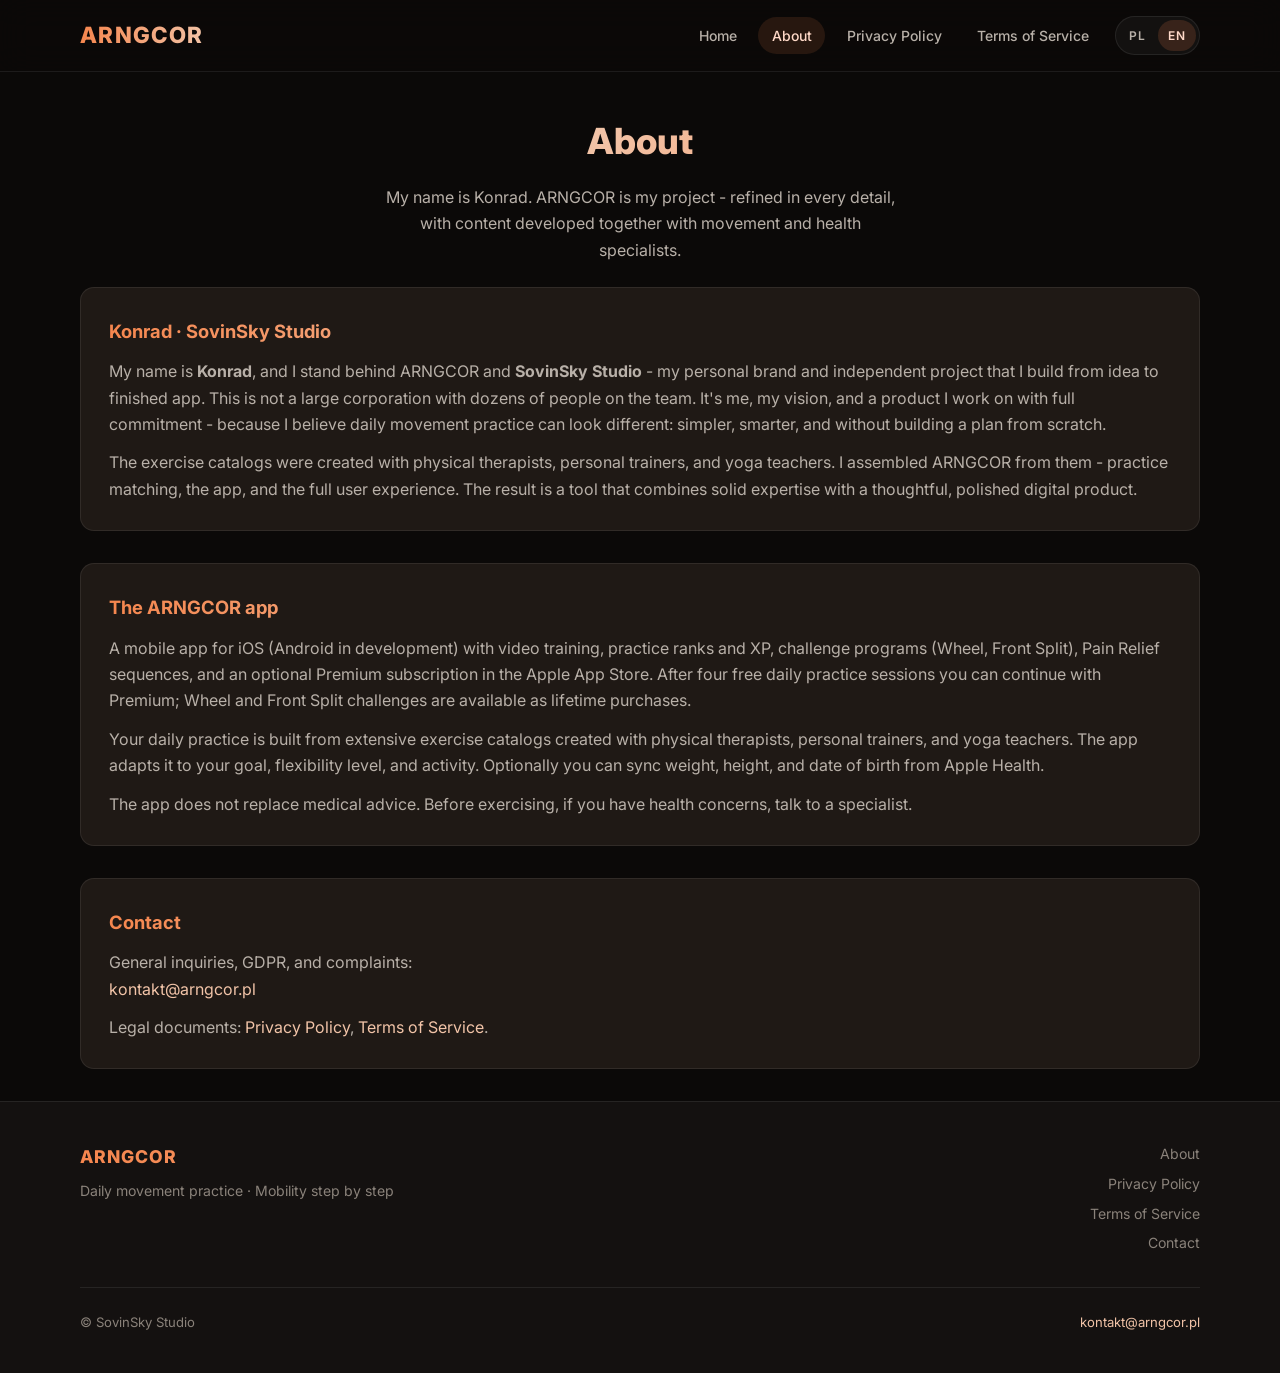
<file: o-nas.html>
<!DOCTYPE html>
<html lang="pl">
<head>
  <meta charset="utf-8">
  <meta name="viewport" content="width=device-width, initial-scale=1">
  <title>O nas - ARNGCOR</title>
  <meta name="description" content="Poznaj twórcę ARNGCOR i SovinSky Studio - niezależny projekt aplikacji do codziennej mobilności, rozciągania i wyzwań Mostek oraz Szpagat.">
  <meta name="keywords" content="ARNGCOR, aplikacja mobilność, rozciąganie, joga, wyzwanie mostek, wyzwanie szpagat, aplikacja iOS, SovinSky Studio">
  <meta name="author" content="SovinSky Studio">
  <meta name="robots" content="index, follow, max-image-preview:large, max-snippet:-1, max-video-preview:-1">
  <meta name="theme-color" content="#1a1512">
  <link rel="canonical" href="https://arngcor.pl/o-nas.html">
  <link rel="alternate" hreflang="pl" href="https://arngcor.pl/o-nas.html">
  <link rel="alternate" hreflang="en" href="https://arngcor.pl/en/about.html">
  <link rel="alternate" hreflang="x-default" href="https://arngcor.pl/en/about.html">
  <link rel="icon" href="/images/favicon-32x32.png" sizes="32x32" type="image/png">
  <link rel="apple-touch-icon" href="/images/apple-touch-icon.png">
  <link rel="manifest" href="/site.webmanifest">
  <meta property="og:type" content="website">
  <meta property="og:site_name" content="ARNGCOR">
  <meta property="og:locale" content="pl_PL">
  <meta property="og:title" content="O nas - ARNGCOR">
  <meta property="og:description" content="Poznaj twórcę ARNGCOR i SovinSky Studio - niezależny projekt aplikacji do codziennej mobilności, rozciągania i wyzwań Mostek oraz Szpagat.">
  <meta property="og:url" content="https://arngcor.pl/o-nas.html">
  <meta property="og:image" content="https://arngcor.pl/images/app-home.png">
  <meta property="og:image:width" content="499">
  <meta property="og:image:height" content="1024">
  <meta property="og:image:alt" content="Ekran aplikacji mobilnej ARNGCOR">
  <meta name="twitter:card" content="summary_large_image">
  <meta name="twitter:title" content="O nas - ARNGCOR">
  <meta name="twitter:description" content="Poznaj twórcę ARNGCOR i SovinSky Studio - niezależny projekt aplikacji do codziennej mobilności, rozciągania i wyzwań Mostek oraz Szpagat.">
  <meta name="twitter:image" content="https://arngcor.pl/images/app-home.png">
  <link rel="preconnect" href="https://fonts.googleapis.com">
  <link rel="preconnect" href="https://fonts.gstatic.com" crossorigin>
  <link href="https://fonts.googleapis.com/css2?family=Inter:wght@400;500;600;700;800&display=swap" rel="stylesheet">
  <script type="application/ld+json">{"@context":"https://schema.org","@type":"AboutPage","name":"O nas - ARNGCOR","url":"https://arngcor.pl/o-nas.html","description":"Poznaj twórcę ARNGCOR i SovinSky Studio - niezależny projekt aplikacji do mobilności i rozciągania.","inLanguage":"pl-PL","isPartOf":{"@type":"WebSite","name":"ARNGCOR","url":"https://arngcor.pl"},"about":{"@type":"Organization","name":"SovinSky Studio","email":"kontakt@arngcor.pl"}}</script>

  <link rel="stylesheet" href="/css/site.css">
  <script src="/js/i18n.js"></script>
</head>
<body>
  <header class="site-header">
    <div class="wrap header-inner">
      <a class="brand brand-gradient" href="index.html">ARNGCOR</a>
      <div class="header-actions">
        <nav class="site-nav" aria-label="Główne">
          <a href="index.html" class="nav-link">Strona główna</a>
          <a href="o-nas.html" class="nav-link is-active">O nas</a>
          <a href="polityka-prywatnosci.html" class="nav-link">Polityka prywatności</a>
          <a href="regulamin.html" class="nav-link">Regulamin</a>
        </nav>
        <div class="lang-switch" role="group" aria-label="Język">
          <button type="button" data-lang="pl" class="is-active">PL</button>
          <button type="button" data-lang="en" class="">EN</button>
        </div>
      </div>
    </div>
  </header>

  
  <main class="wrap main-content">
    <header class="page-hero reveal">
      <h1 class="text-gradient">O nas</h1>
      <p>Nazywam się Konrad. ARNGCOR to mój projekt - dopracowany w każdym detalu, z merytoryką opracowaną razem ze specjalistami od ruchu i zdrowia.</p>
    </header>

    
    <section class="about-block reveal reveal-delay-1">
      <h2>Konrad · SovinSky Studio</h2>
      
      <p>Nazywam się <strong>Konrad</strong> i stoję za ARNGCOR oraz <strong>SovinSky Studio</strong> - moją osobistą marką i niezależnym projektem, który buduję od pomysłu po gotową aplikację. To nie wielka korporacja z dziesiątkami osób w zespole. To ja, moja wizja i produkt, nad którym pracuję z pełnym zaangażowaniem - bo wierzę, że codzienna praktyka ruchowa może wyglądać inaczej: prościej, mądrzej i bez układania planu od zera.</p>
      
      <p>Katalogi ćwiczeń powstały przy współpracy z fizjoterapeutami, trenerami personalnymi i joginkami. Ja złożyłem z nich ARNGCOR - dopasowanie sesji, aplikację i całe doświadczenie użytkownika. Efekt to narzędzie, które łączy solidną merytorykę z przemyślanym, dopracowanym produktem cyfrowym.</p>
      
    </section>
    
    <section class="about-block reveal reveal-delay-2">
      <h2>Aplikacja ARNGCOR</h2>
      
      <p>Mobilna aplikacja na iOS (w przygotowaniu także na Android) z treningami wideo, rangami praktyki i XP, programami wyzwań (Mostek, Szpagat), sekwencjami ulgi w bólu oraz opcjonalną subskrypcją Premium w Apple App Store. Po czterech darmowych sesjach codziennej praktyki możesz kontynuować z Premium; wyzwania Mostek i Szpagat dostępne są jako zakupy dożywotnie.</p>
      
      <p>Codzienna sesja powstaje z rozbudowanych katalogów ćwiczeń stworzonych przy współpracy z fizjoterapeutami, trenerami personalnymi i joginkami. Aplikacja dopasowuje ją do Twojego celu, poziomu elastyczności i aktywności. Opcjonalnie możesz synchronizować wagę, wzrost i datę urodzenia z Apple Zdrowie.</p>
      
      <p>Aplikacja nie zastępuje porady medycznej. Przed ćwiczeniami, w razie wątpliwości zdrowotnych, skonsultuj się ze specjalistą.</p>
      
    </section>
    

    <section class="about-block reveal reveal-delay-3">
      <h2>Kontakt</h2>
      <p>Sprawy ogólne, RODO i reklamacje:<br><a href="mailto:kontakt@arngcor.pl">kontakt@arngcor.pl</a></p>
      <p>Dokumenty prawne: <a href="polityka-prywatnosci.html">Polityka prywatności</a>, <a href="regulamin.html">Regulamin</a>.</p>
    </section>
  </main>


  <footer class="site-footer">
    <div class="wrap footer-grid">
      <div>
        <div class="footer-brand brand-gradient">ARNGCOR</div>
        <p class="footer-tagline">Codzienna praktyka ruchowa · Mobilność krok po kroku</p>
      </div>
      <div class="footer-links">
        <a href="o-nas.html">O nas</a>
        <a href="polityka-prywatnosci.html">Polityka prywatności</a>
        <a href="regulamin.html">Regulamin</a>
        <a href="mailto:kontakt@arngcor.pl">Kontakt</a>
      </div>
    </div>
    <div class="wrap footer-bottom">
      <span>© SovinSky Studio</span>
      <span><a href="mailto:kontakt@arngcor.pl">kontakt@arngcor.pl</a></span>
    </div>
  </footer>

  <script src="/js/site.js" defer></script>
</body>
</html>
</file>
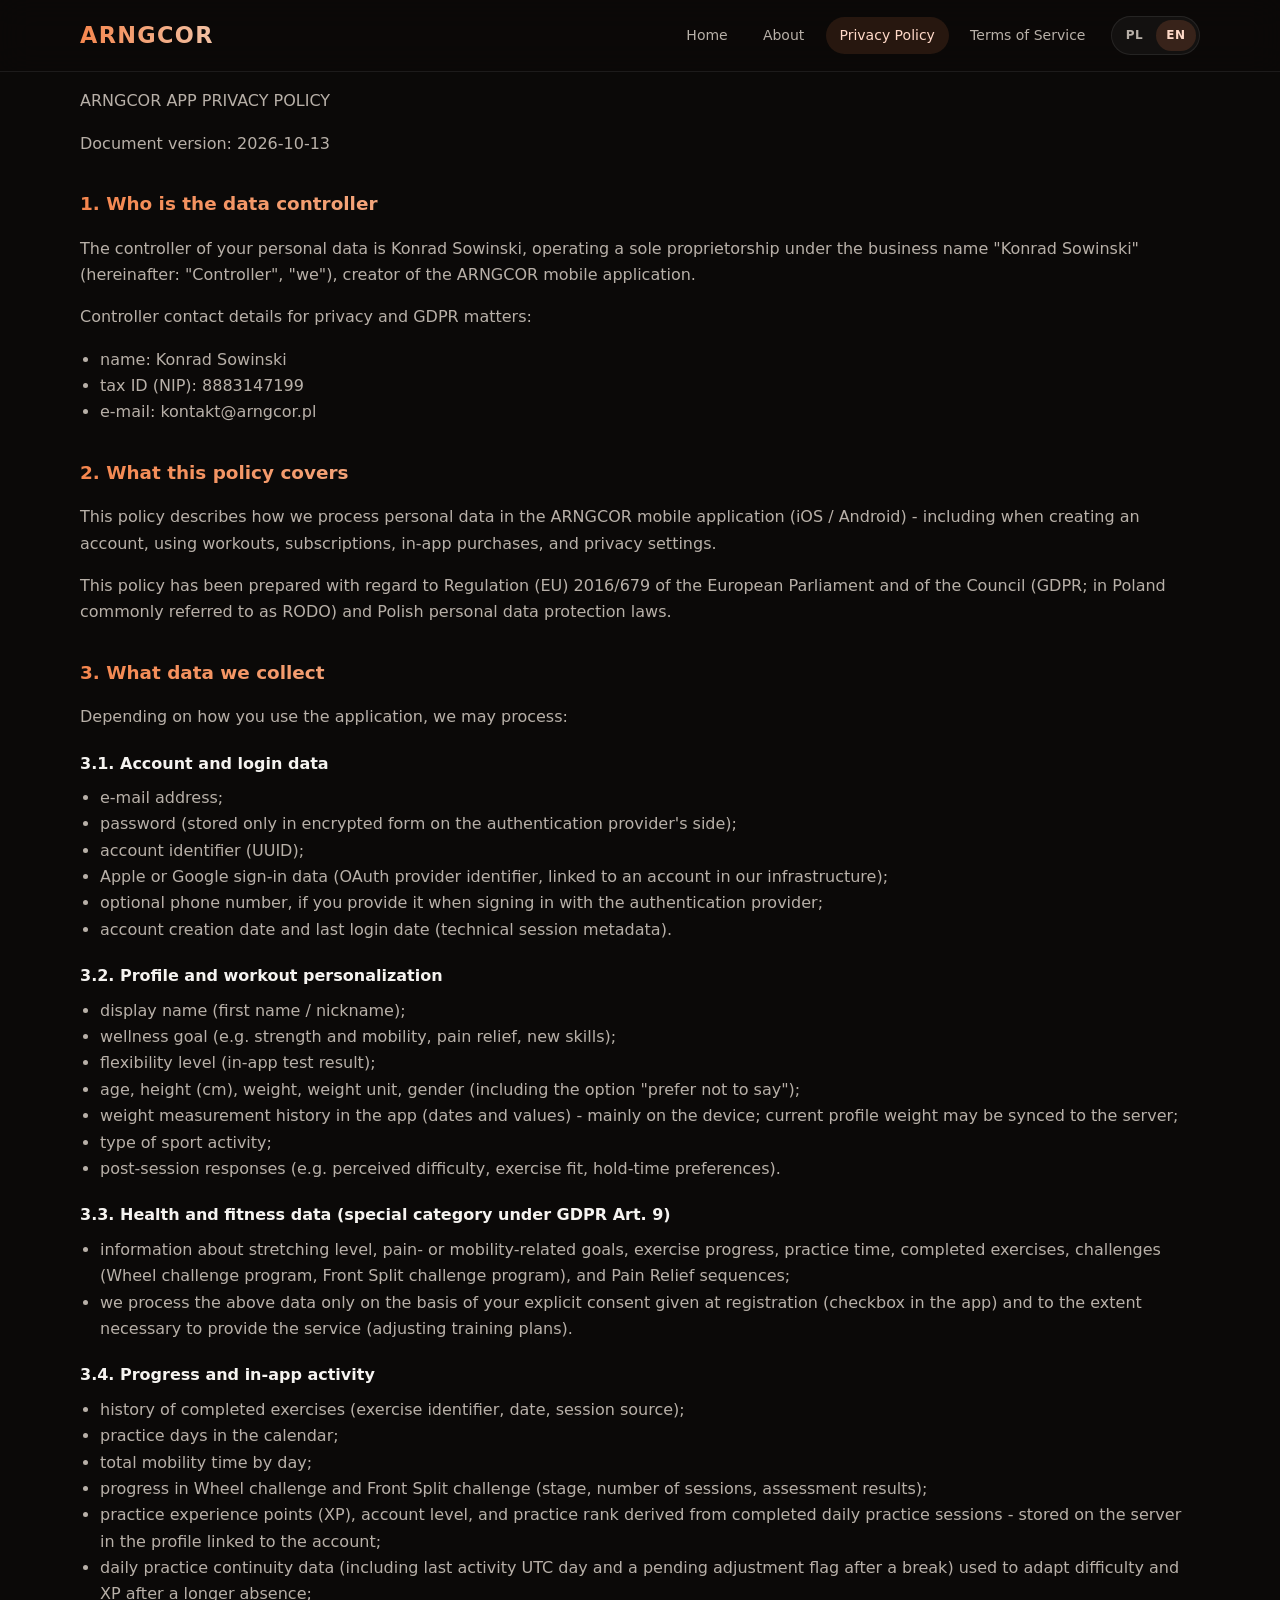
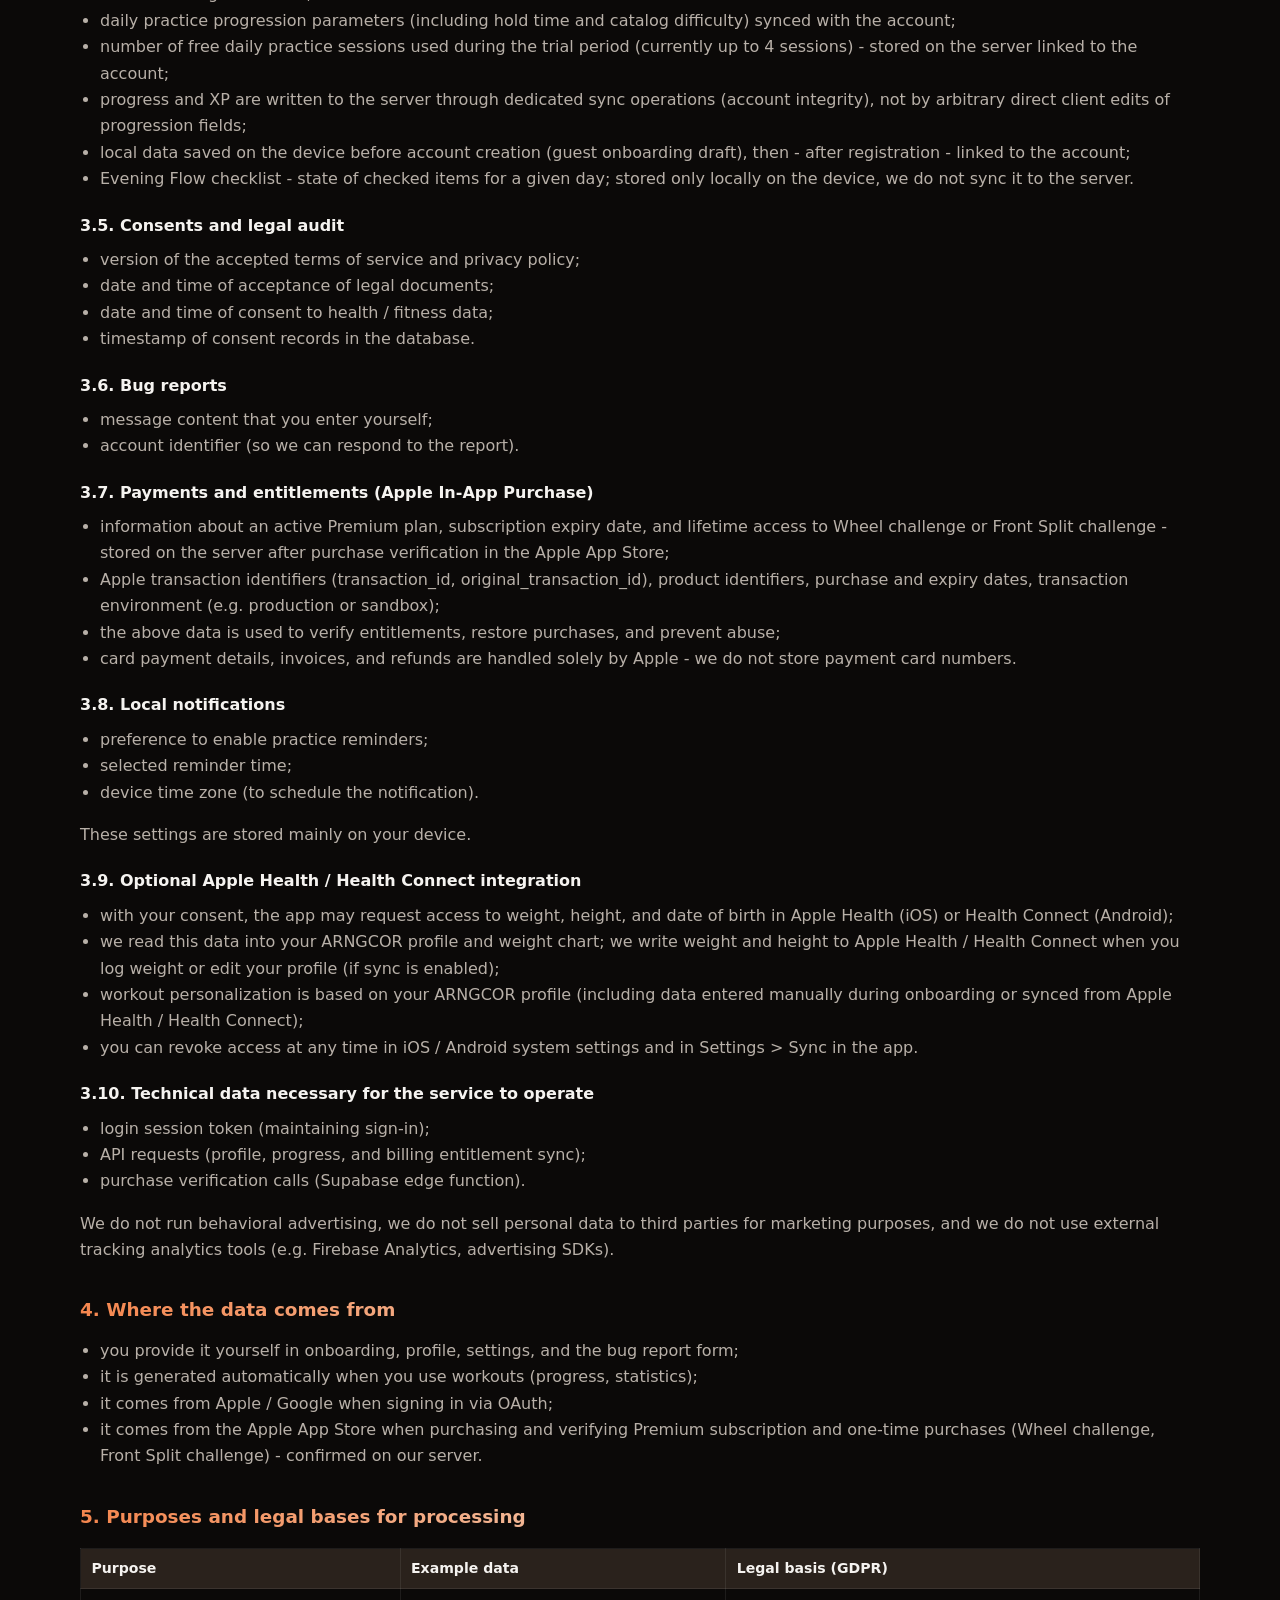
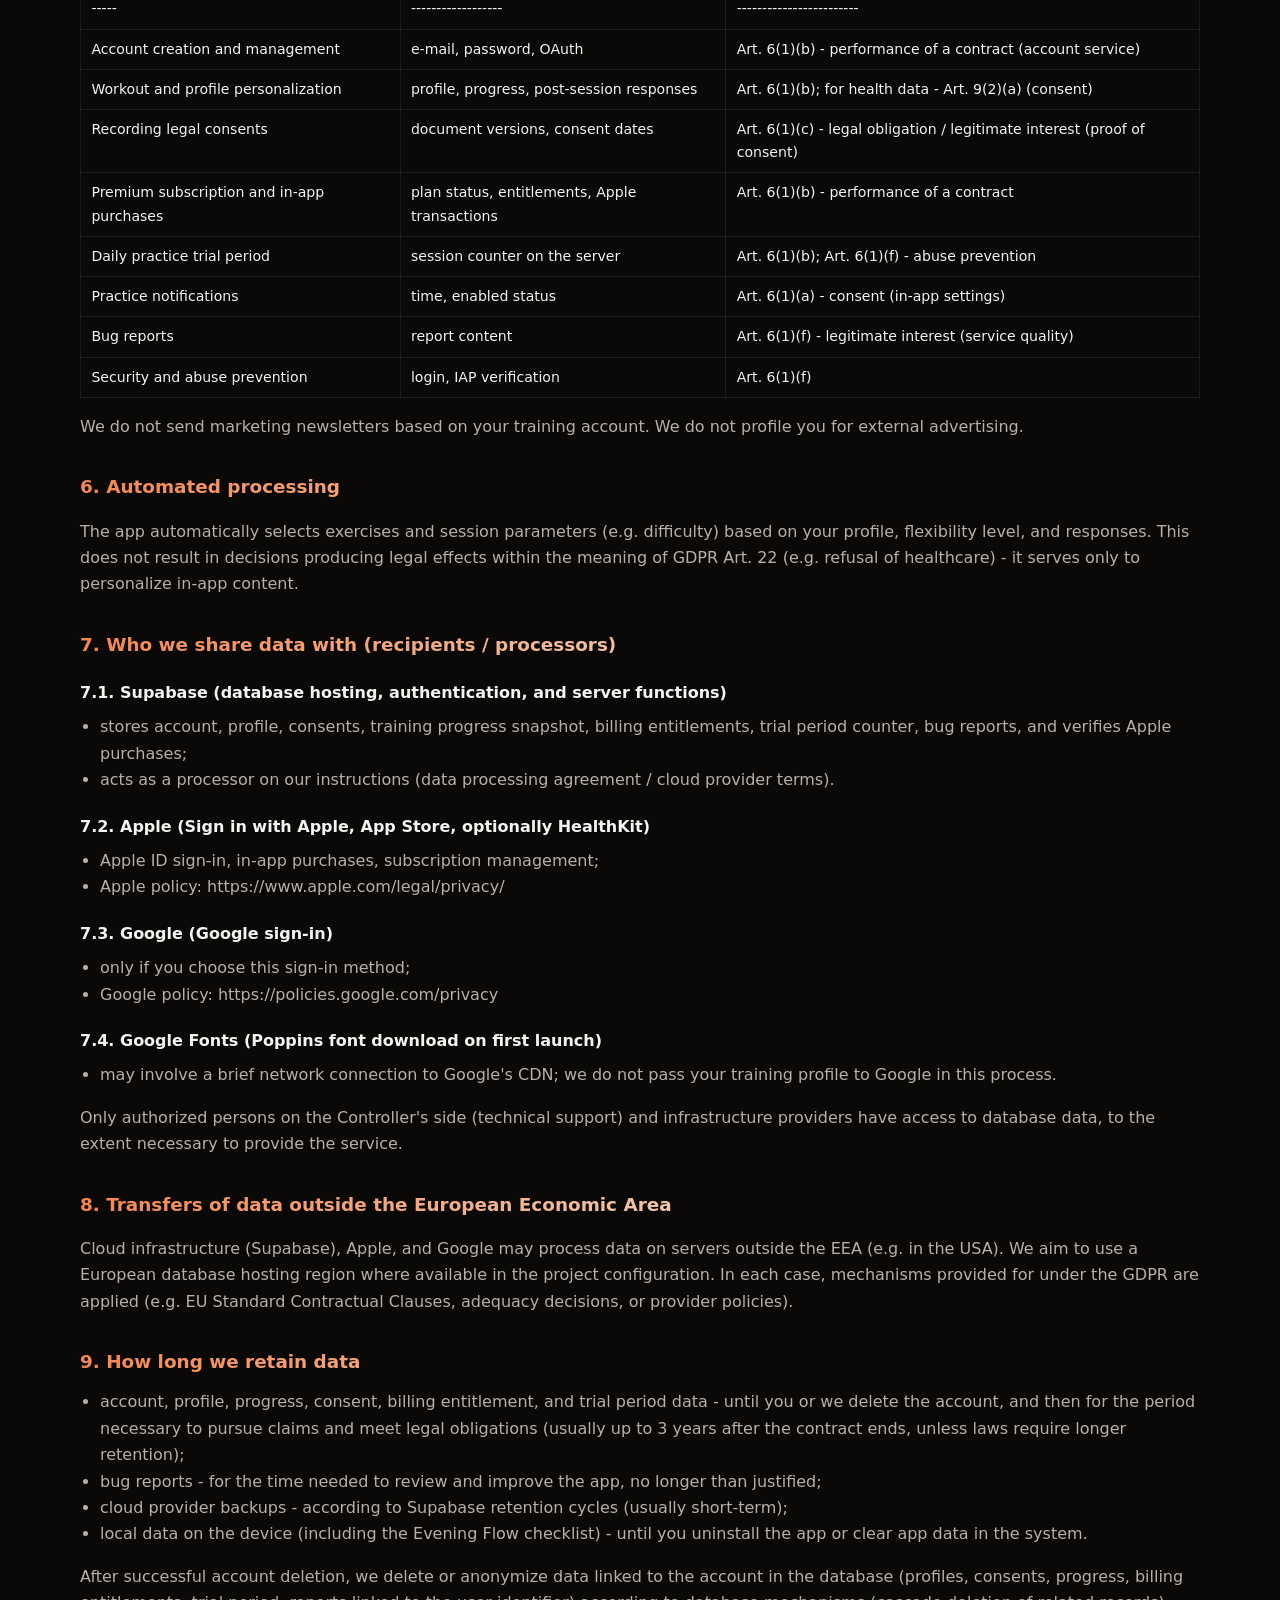
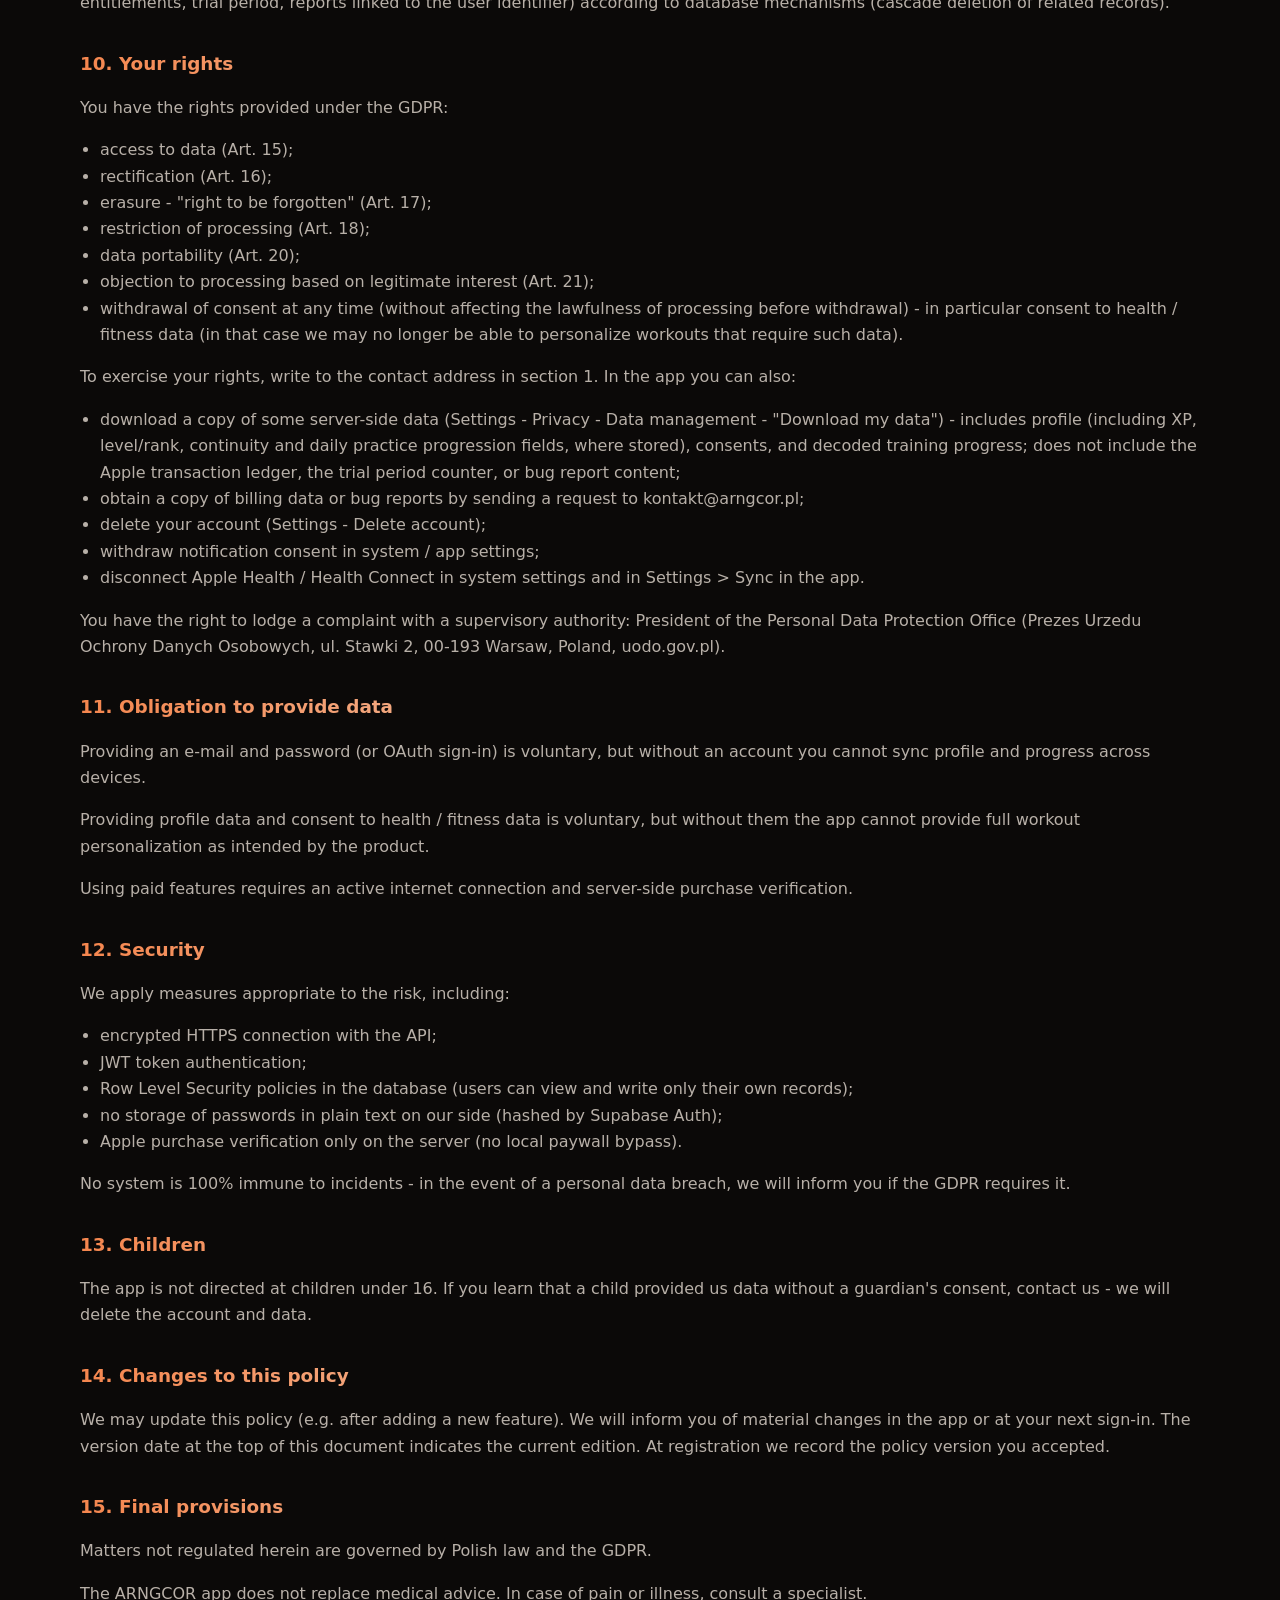
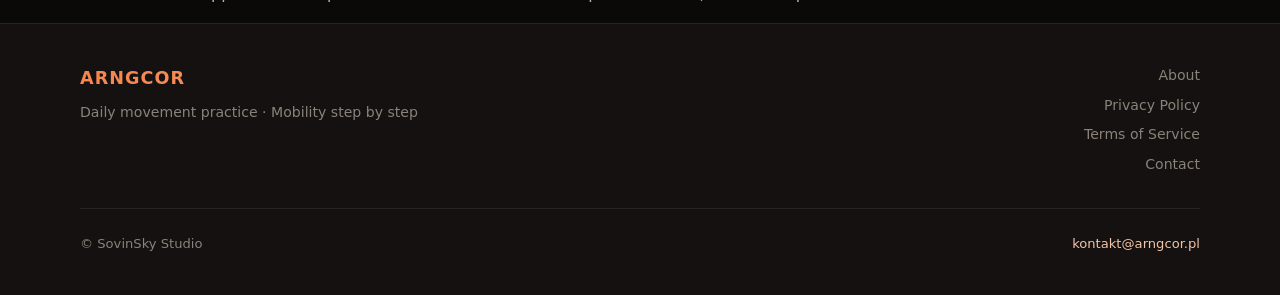
<file: polityka-prywatnosci.html>
<!DOCTYPE html>
<html lang="pl">
<head>
  <meta charset="utf-8">
  <meta name="viewport" content="width=device-width, initial-scale=1">
  <title>Polityka prywatności - ARNGCOR</title>
  <meta name="description" content="Polityka prywatności aplikacji ARNGCOR - informacje o przetwarzaniu danych, RODO, kontach użytkowników i subskrypcji Premium.">
  <meta name="keywords" content="ARNGCOR, aplikacja mobilność, rozciąganie, joga, wyzwanie mostek, wyzwanie szpagat, aplikacja iOS, SovinSky Studio">
  <meta name="author" content="SovinSky Studio">
  <meta name="robots" content="index, follow, max-image-preview:large, max-snippet:-1, max-video-preview:-1">
  <meta name="theme-color" content="#1a1512">
  <link rel="canonical" href="https://arngcor.pl/polityka-prywatnosci.html">
  <link rel="alternate" hreflang="pl" href="https://arngcor.pl/polityka-prywatnosci.html">
  <link rel="alternate" hreflang="en" href="https://arngcor.pl/en/privacy-policy.html">
  <link rel="alternate" hreflang="x-default" href="https://arngcor.pl/en/privacy-policy.html">
  <link rel="icon" href="/images/favicon-32x32.png" sizes="32x32" type="image/png">
  <link rel="apple-touch-icon" href="/images/apple-touch-icon.png">
  <link rel="manifest" href="/site.webmanifest">
  <meta property="og:type" content="website">
  <meta property="og:site_name" content="ARNGCOR">
  <meta property="og:locale" content="pl_PL">
  <meta property="og:title" content="Polityka prywatności - ARNGCOR">
  <meta property="og:description" content="Polityka prywatności aplikacji ARNGCOR - informacje o przetwarzaniu danych, RODO, kontach użytkowników i subskrypcji Premium.">
  <meta property="og:url" content="https://arngcor.pl/polityka-prywatnosci.html">
  <meta property="og:image" content="https://arngcor.pl/images/app-home.png">
  <meta property="og:image:width" content="499">
  <meta property="og:image:height" content="1024">
  <meta property="og:image:alt" content="Ekran aplikacji mobilnej ARNGCOR">
  <meta name="twitter:card" content="summary_large_image">
  <meta name="twitter:title" content="Polityka prywatności - ARNGCOR">
  <meta name="twitter:description" content="Polityka prywatności aplikacji ARNGCOR - informacje o przetwarzaniu danych, RODO, kontach użytkowników i subskrypcji Premium.">
  <meta name="twitter:image" content="https://arngcor.pl/images/app-home.png">
  <script type="application/ld+json">{"@context":"https://schema.org","@type":"WebPage","name":"Polityka prywatności - ARNGCOR","url":"https://arngcor.pl/polityka-prywatnosci.html","description":"Polityka prywatności aplikacji ARNGCOR - informacje o przetwarzaniu danych, RODO, kontach użytkowników i subskrypcji Premium.","inLanguage":"pl-PL","isPartOf":{"@type":"WebSite","name":"ARNGCOR","url":"https://arngcor.pl"}}</script>

  <link rel="stylesheet" href="/css/site.css">
  <script src="/js/i18n.js"></script>
</head>
<body>
  <header class="site-header">
    <div class="wrap header-inner">
      <a class="brand brand-gradient" href="index.html">ARNGCOR</a>
      <div class="header-actions">
        <nav class="site-nav" aria-label="Główne">
          <a href="index.html" class="nav-link">Strona główna</a>
          <a href="o-nas.html" class="nav-link">O nas</a>
          <a href="polityka-prywatnosci.html" class="nav-link is-active">Polityka prywatności</a>
          <a href="regulamin.html" class="nav-link">Regulamin</a>
        </nav>
        <div class="lang-switch" role="group" aria-label="Język">
          <button type="button" data-lang="pl" class="is-active">PL</button>
          <button type="button" data-lang="en" class="">EN</button>
        </div>
      </div>
    </div>
  </header>

  
  <main class="wrap main-content legal-doc">
    <p>POLITYKA PRYWATNOŚCI APLIKACJI ARNGCOR</p>
<p>Wersja dokumentu: 2026-10-13</p>

<h2>1. Kto jest administratorem danych</h2>

<p>Administratorem Twoich danych osobowych jest Konrad Sowiński, prowadzący jednoosobową działalność gospodarczą pod firmą „Konrad Sowiński” (dalej: „Administrator”, „my”), twórca aplikacji mobilnej ARNGCOR.</p>

<p>Dane kontaktowe Administratora w sprawach prywatności i RODO:</p>
<ul>
<li>imię i nazwisko: Konrad Sowiński</li>
<li>NIP: 8883147199</li>
<li>e-mail: kontakt@arngcor.pl</li>
</ul>

<h2>2. Czego dotyczy ta polityka</h2>

<p>Niniejsza polityka opisuje, jak przetwarzamy dane osobowe w aplikacji mobilnej ARNGCOR (iOS / Android) - w tym przy zakładaniu konta, korzystaniu z treningów, subskrypcji, zakupów w aplikacji i ustawień prywatności.</p>

<p>Polityka została sporządzona z uwzględnieniem Rozporządzenia Parlamentu Europejskiego i Rady (UE) 2016/679 (RODO) oraz polskich przepisów o ochronie danych osobowych.</p>

<h2>3. Jakie dane zbieramy</h2>

<p>W zależności od sposobu korzystania z aplikacji możemy przetwarzać:</p>

<h3>3.1. Dane konta i logowania</h3>
<ul>
<li>adres e-mail;</li>
<li>hasło (przechowywane wyłącznie w formie zaszyfrowanej po stronie dostawcy uwierzytelniania);</li>
<li>identyfikator konta (UUID);</li>
<li>dane logowania przez Apple lub Google (identyfikator u dostawcy OAuth, powiązany z kontem w naszej infrastrukturze);</li>
<li>opcjonalnie numer telefonu, jeśli podasz go przy logowaniu u dostawcy uwierzytelniania;</li>
<li>daty utworzenia konta i ostatniego logowania (metadane techniczne sesji).</li>
</ul>

<h3>3.2. Profil i personalizacja treningów</h3>
<ul>
<li>wyświetlana nazwa (imię / pseudonim);</li>
<li>cel wellness (np. siła i mobilność, ulga w bólu, nowe umiejętności);</li>
<li>poziom elastyczności (wynik testu w aplikacji);</li>
<li>wiek, wzrost (cm), waga, jednostka wagi, płeć (w tym opcja „nie chcę podawać”);</li>
<li>historia pomiarów wagi w aplikacji (daty i wartości) - głównie na urządzeniu; bieżąca waga w profilu może być synchronizowana z serwerem;</li>
<li>rodzaj aktywności sportowej;</li>
<li>odpowiedzi po sesji (np. odczuwana trudność, dopasowanie ćwiczeń, preferencje czasu utrzymania pozycji).</li>
</ul>

<h3>3.3. Dane dotyczące zdrowia i sprawności fizycznej (kategoria szczególna RODO art. 9)</h3>
<ul>
<li>informacje o poziomie rozciągania, celach związanych z bólem lub mobilnością, postępie w ćwiczeniach, czasie praktyki, wykonanych ćwiczeniach, wyzwaniach (program Mostek, program Szpagat) oraz sekwencjach ulgi w bólu;</li>
<li>powyższe dane przetwarzamy wyłącznie na podstawie Twojej wyraźnej zgody udzielonej przy rejestracji (checkbox w aplikacji) oraz w zakresie niezbędnym do świadczenia usługi (dopasowanie planów treningowych).</li>
</ul>

<h3>3.4. Postęp i aktywność w aplikacji</h3>
<ul>
<li>historia ukończonych ćwiczeń (identyfikator ćwiczenia, data, źródło sesji);</li>
<li>dni praktyki w kalendarzu;</li>
<li>łączny czas mobilności wg dni;</li>
<li>postęp w wyzwaniach Mostek i Szpagat (etap, liczba sesji, wyniki sprawdzianów);</li>
<li>punkty doświadczenia praktyki (XP), poziom konta oraz ranga praktyki wynikające z ukończonych sesji codziennej praktyki - przechowywane na serwerze w profilu powiązanym z kontem;</li>
<li>dane ciągłości codziennej praktyki (m.in. ostatni dzień aktywności UTC oraz znacznik oczekującej korekty po przerwie) służące do dopasowania trudności i XP po dłuższej nieobecności;</li>
<li>parametry progresji codziennej praktyki (m.in. czas utrzymania pozycji i poziom trudności katalogu) synchronizowane z kontem;</li>
<li>liczba wykorzystanych bezpłatnych sesji codziennej praktyki w okresie próbnym (obecnie do 4 sesji) - przechowywana na serwerze powiązanym z kontem;</li>
<li>zapis postępu i XP na serwerze odbywa się poprzez dedykowane operacje synchronizacji (integralność konta), a nie przez dowolną bezpośrednią edycję pól progresji przez klienta;</li>
<li>dane lokalne zapisane na urządzeniu przed utworzeniem konta (szkic onboardingu gościa), następnie - po rejestracji - powiązane z kontem;</li>
<li>checklista wieczornego flow (Evening flow) - stan zaznaczonych pozycji na dany dzień; przechowywana wyłącznie lokalnie na urządzeniu, nie synchronizujemy jej na serwer.</li>
</ul>

<h3>3.5. Zgody i audyt prawny</h3>
<ul>
<li>wersja zaakceptowanego regulaminu i polityki prywatności;</li>
<li>data i godzina akceptacji dokumentów prawnych;</li>
<li>data i godzina zgody na dane zdrowia / sprawności;</li>
<li>znacznik czasu zapisu zgód w bazie.</li>
</ul>

<h3>3.6. Zgłoszenia błędów</h3>
<ul>
<li>treść wiadomości, którą sam wpisujesz;</li>
<li>identyfikator konta (aby móc odpowiedzieć na zgłoszenie).</li>
</ul>

<h3>3.7. Płatności i uprawnienia (Apple In-App Purchase)</h3>
<ul>
<li>informacja o aktywnym planie Premium, dacie wygaśnięcia subskrypcji oraz o posiadaniu dożywotowego dostępu do wyzwań Mostek lub Szpagat - przechowywana na serwerze po weryfikacji zakupu w Apple App Store;</li>
<li>identyfikatory transakcji Apple (transaction_id, original_transaction_id), identyfikatory produktów, daty zakupu i wygaśnięcia, środowisko transakcji (np. produkcyjne lub sandbox);</li>
<li>powyższe dane służą weryfikacji uprawnień, przywracaniu zakupów i zapobieganiu nadużyciom;</li>
<li>szczegóły płatności kartą, faktury i zwroty obsługuje wyłącznie Apple - nie przechowujemy numerów kart płatniczych.</li>
</ul>

<h3>3.8. Powiadomienia lokalne</h3>
<ul>
<li>preferencja włączenia przypomnienia o praktyce;</li>
<li>wybrana godzina przypomnienia;</li>
<li>strefa czasowa urządzenia (do zaplanowania powiadomienia).</li>
</ul>
<p>Te ustawienia są przechowywane głównie na Twoim urządzeniu.</p>

<h3>3.9. Opcjonalna integracja Apple Health / Health Connect</h3>
<ul>
<li>po Twojej zgodzie aplikacja może poprosić o dostęp do wagi, wzrostu i daty urodzenia w Apple Zdrowie (iOS) lub Health Connect (Android);</li>
<li>odczytujemy te dane do profilu ARNGCOR i wykresu wagi; zapisujemy wagę i wzrost do Apple Zdrowie / Health Connect, gdy logujesz wagę lub edytujesz profil (jeśli synchronizacja jest włączona);</li>
<li>personalizacja treningów opiera się na profilu ARNGCOR (w tym danych wpisanych ręcznie w onboardingu lub zsynchronizowanych z Apple Health / Health Connect);</li>
<li>możesz w każdej chwili cofnąć dostęp w ustawieniach systemu iOS / Android oraz w Ustawienia → Synchronizacja w aplikacji.</li>
</ul>

<h3>3.10. Dane techniczne niezbędne do działania usługi</h3>
<ul>
<li>token sesji logowania (utrzymanie zalogowania);</li>
<li>zapytania do API (synchronizacja profilu, postępu, uprawnień billingowych);</li>
<li>wywołania weryfikacji zakupów (edge function po stronie Supabase).</li>
</ul>

<p>Nie prowadzimy reklam behawioralnych, nie sprzedajemy danych osobowych podmiotom trzecim w celach marketingowych i nie używamy zewnętrznych narzędzi analityki śledzącej (np. Firebase Analytics, reklamowych SDK).</p>

<h2>4. Skąd pochodzą dane</h2>

<ul>
<li>podajesz je sam w onboardingu, profilu, ustawieniach, formularzu zgłoszenia błędu;</li>
<li>powstają automatycznie podczas korzystania z treningów (postęp, statystyki);</li>
<li>pochodzą od Apple / Google przy logowaniu OAuth;</li>
<li>pochodzą od Apple App Store przy zakupie i weryfikacji subskrypcji Premium oraz zakupów jednorazowych (Mostek, Szpagat) - potwierdzane na naszym serwerze.</li>
</ul>

<h2>5. W jakim celu i na jakiej podstawie prawnej przetwarzamy dane</h2>

<table class="legal-table">
<tr><th>Cel</th><th>Przykładowe dane</th><th>Podstawa prawna (RODO)</th></tr>
<tr><td>-----</td><td>------------------</td><td>------------------------</td></tr>
<tr><td>Założenie i obsługa konta</td><td>e-mail, hasło, OAuth</td><td>art. 6 ust. 1 lit. b - wykonanie umowy (usługa konta)</td></tr>
<tr><td>Dopasowanie treningów i profilu</td><td>profil, postęp, odpowiedzi po sesji</td><td>art. 6 ust. 1 lit. b; dla danych zdrowia - art. 9 ust. 2 lit. a (zgoda)</td></tr>
<tr><td>Zapamiętanie zgód prawnych</td><td>wersje dokumentów, daty zgód</td><td>art. 6 ust. 1 lit. c - obowiązek prawny / prawnie uzasadniony interes (dowód zgody)</td></tr>
<tr><td>Subskrypcja Premium i zakupy w aplikacji</td><td>status planu, entitlementy, transakcje Apple</td><td>art. 6 ust. 1 lit. b - wykonanie umowy</td></tr>
<tr><td>Okres próbny codziennej praktyki</td><td>licznik sesji na serwerze</td><td>art. 6 ust. 1 lit. b; art. 6 ust. 1 lit. f - zapobieganie nadużyciom</td></tr>
<tr><td>Powiadomienia o praktyce</td><td>godzina, włączenie</td><td>art. 6 ust. 1 lit. a - zgoda (ustawienia w aplikacji)</td></tr>
<tr><td>Zgłoszenia błędów</td><td>treść zgłoszenia</td><td>art. 6 ust. 1 lit. f - prawnie uzasadniony interes (jakość usługi)</td></tr>
<tr><td>Bezpieczeństwo i nadużycia</td><td>logowanie, weryfikacja IAP</td><td>art. 6 ust. 1 lit. f</td></tr>
</table>

<p>Nie wysyłamy newsletterów marketingowych na podstawie Twojego konta treningowego. Nie profilujemy Cię pod kątem reklam zewnętrznych.</p>

<h2>6. Zautomatyzowane przetwarzanie</h2>

<p>Aplikacja automatycznie dobiera ćwiczenia i parametry sesji (np. trudność) na podstawie profilu, poziomu elastyczności i Twoich odpowiedzi. Nie prowadzi to do decyzji wywołujących skutki prawne w rozumieniu art. 22 RODO (np. odmowa świadczenia zdrowotnego) - służy wyłącznie personalizacji treści w aplikacji.</p>

<h2>7. Komu udostępniamy dane (odbiorcy / podmioty przetwarzające)</h2>

<h3>7.1. Supabase (hosting bazy danych, uwierzytelniania i funkcji serwerowych)</h3>
<ul>
<li>przechowuje konto, profil, zgody, snapshot postępu treningowego, uprawnienia billingowe, licznik okresu próbnego, zgłoszenia błędów oraz weryfikuje zakupy Apple;</li>
<li>działa jako podmiot przetwarzający na nasze zlecenie (umowa powierzenia / warunki dostawcy chmury).</li>
</ul>

<h3>7.2. Apple (Sign in with Apple, App Store, opcjonalnie HealthKit)</h3>
<ul>
<li>logowanie Apple ID, zakupy w aplikacji, zarządzanie subskrypcją;</li>
<li>polityka Apple: https://www.apple.com/legal/privacy/</li>
</ul>

<h3>7.3. Google (logowanie przez Google)</h3>
<ul>
<li>wyłącznie jeśli wybierzesz tę metodę logowania;</li>
<li>polityka Google: https://policies.google.com/privacy</li>
</ul>

<h3>7.4. Google Fonts (pobranie czcionki Poppins przy pierwszym uruchomieniu)</h3>
<ul>
<li>może wiązać się z krótkim połączeniem sieciowym z CDN Google; nie przekazujemy Google Twojego profilu treningowego w tym procesie.</li>
</ul>

<p>Dostęp do danych w bazie mają wyłącznie uprawnione osoby po stronie Administratora (obsługa techniczna) oraz dostawcy infrastruktury w zakresie niezbędnym do świadczenia usługi.</p>

<h2>8. Przekazywanie danych poza Europejski Obszar Gospodarczy</h2>

<p>Infrastruktura chmurowa (Supabase), Apple i Google mogą przetwarzać dane na serwerach poza EOG (np. w USA). Staramy się korzystać z regionu europejskiego hostingu bazy danych, o ile jest dostępny w konfiguracji projektu. W każdym przypadku stosowane są mechanizmy przewidziane RODO (np. standardowe klauzule umowne UE, decyzje o adekwatności lub polityki dostawców).</p>

<h2>9. Jak długo przechowujemy dane</h2>

<ul>
<li>dane konta, profilu, postępu, zgód, uprawnień billingowych i okresu próbnego - do momentu usunięcia konta przez Ciebie lub nas, a następnie przez okres niezbędny do dochodzenia roszczeń i spełnienia obowiązków prawnych (zwykle do 3 lat od zakończenia umowy, jeśli przepisy nie wymagają dłużej);</li>
<li>zgłoszenia błędów - przez czas potrzebny na rozpatrzenie i poprawę aplikacji, nie dłużej niż jest to uzasadnione;</li>
<li>kopie zapasowe dostawcy chmury - zgodnie z cyklem retencji Supabase (zwykle krótkoterminowo);</li>
<li>dane lokalne na urządzeniu (w tym checklista Evening flow) - do czasu odinstalowania aplikacji lub wyczyszczenia danych aplikacji w systemie.</li>
</ul>

<p>Po skutecznym usunięciu konta usuwamy lub anonimizujemy dane powiązane z kontem w bazie (profile, zgody, postęp, uprawnienia billingowe, okres próbny, zgłoszenia powiązane z identyfikatorem użytkownika) zgodnie z mechanizmami bazy (kaskadowe usunięcie powiązanych rekordów).</p>

<h2>10. Twoje prawa</h2>

<p>Przysługują Ci prawa przewidziane RODO:</p>
<ul>
<li>dostępu do danych (art. 15);</li>
<li>sprostowania (art. 16);</li>
<li>usunięcia - „prawo do bycia zapomnianym” (art. 17);</li>
<li>ograniczenia przetwarzania (art. 18);</li>
<li>przenoszenia danych (art. 20);</li>
<li>sprzeciwu wobec przetwarzania opartego na prawnie uzasadnionym interesie (art. 21);</li>
<li>cofnięcia zgody w dowolnym momencie (bez wpływu na zgodność z prawem przetwarzania przed cofnięciem) - w szczególności zgody na dane zdrowia / sprawności (wtedy możemy nie być w stanie dalej personalizować treningów wymagających tych danych).</li>
</ul>

<p>Aby skorzystać z praw, napisz na adres kontaktowy z pkt 1. W aplikacji możesz też:</p>
<ul>
<li>pobrać kopię części danych serwerowych (Ustawienia - Prywatność - Zarządzanie danymi - „Pobierz moje dane”) - obejmuje profil (w tym XP, poziom/rangę, pola ciągłości i progresji codziennej praktyki, o ile są zapisane), zgody i zdekodowany postęp treningowy; nie obejmuje ledgeru transakcji Apple, licznika okresu próbnego ani treści zgłoszeń błędów;</li>
<li>uzyskać kopię danych billingowych lub zgłoszeń błędów, wysyłając żądanie na kontakt@arngcor.pl;</li>
<li>usunąć konto (Ustawienia - Usuwanie konta);</li>
<li>wycofać zgodę na powiadomienia w ustawieniach systemu / aplikacji;</li>
<li>odłączyć Apple Health / Health Connect w ustawieniach systemu oraz w Ustawienia → Synchronizacja w aplikacji.</li>
</ul>

<p>Masz prawo wnieść skargę do organu nadzorczego: Prezes Urzędu Ochrony Danych Osobowych (ul. Stawki 2, 00-193 Warszawa, uodo.gov.pl).</p>

<h2>11. Obowiązek podania danych</h2>

<p>Podanie e-maila i hasła (lub logowania OAuth) jest dobrowolne, ale bez konta nie zsynchronizujesz profilu i postępu między urządzeniami.</p>

<p>Podanie danych profilowych i zgody na dane zdrowia / sprawności jest dobrowolne, lecz bez nich aplikacja nie dopasuje pełnej personalizacji treningów zgodnie z założeniami produktu.</p>

<p>Korzystanie z płatnych funkcji wymaga aktywnego połączenia internetowego i weryfikacji zakupu po stronie serwera.</p>

<h2>12. Bezpieczeństwo</h2>

<p>Stosujemy środki adekwatne do ryzyka, m.in.:</p>
<ul>
<li>szyfrowane połączenie HTTPS z API;</li>
<li>uwierzytelnianie tokenem JWT;</li>
<li>polityki Row Level Security w bazie (użytkownik widzi i zapisuje wyłącznie własne rekordy);</li>
<li>brak przechowywania haseł w postaci jawnej po naszej stronie (haszuje je Supabase Auth);</li>
<li>weryfikacja zakupów Apple wyłącznie po stronie serwera (brak lokalnego obejścia paywalla).</li>
</ul>

<p>Żaden system nie jest w 100% odporny na incydenty - w razie naruszenia ochrony danych poinformujemy Cię, jeśli RODO tego wymaga.</p>

<h2>13. Dzieci</h2>

<p>Aplikacja nie jest skierowana do dzieci poniżej 16 roku życia. Jeśli dowiesz się, że dziecko podało nam dane bez zgody opiekuna, skontaktuj się z nami - usuniemy konto i dane.</p>

<h2>14. Zmiany polityki</h2>

<p>Możemy zaktualizować politykę (np. po dodaniu nowej funkcji). O istotnych zmianach poinformujemy w aplikacji lub przy kolejnym logowaniu. Data wersji na górze dokumentu wskazuje aktualne wydanie. Przy rejestracji zapisujemy numer wersji polityki, którą zaakceptowałeś.</p>

<h2>15. Postanowienia końcowe</h2>

<p>W sprawach nieuregulowanych stosuje się prawo polskie i RODO.</p>

<p>Aplikacja ARNGCOR nie zastępuje porady lekarskiej. W razie bólu lub choroby skonsultuj się ze specjalistą.</p>
  </main>


  <footer class="site-footer">
    <div class="wrap footer-grid">
      <div>
        <div class="footer-brand brand-gradient">ARNGCOR</div>
        <p class="footer-tagline">Codzienna praktyka ruchowa · Mobilność krok po kroku</p>
      </div>
      <div class="footer-links">
        <a href="o-nas.html">O nas</a>
        <a href="polityka-prywatnosci.html">Polityka prywatności</a>
        <a href="regulamin.html">Regulamin</a>
        <a href="mailto:kontakt@arngcor.pl">Kontakt</a>
      </div>
    </div>
    <div class="wrap footer-bottom">
      <span>© SovinSky Studio</span>
      <span><a href="mailto:kontakt@arngcor.pl">kontakt@arngcor.pl</a></span>
    </div>
  </footer>

  <script src="/js/site.js" defer></script>
</body>
</html>
</file>
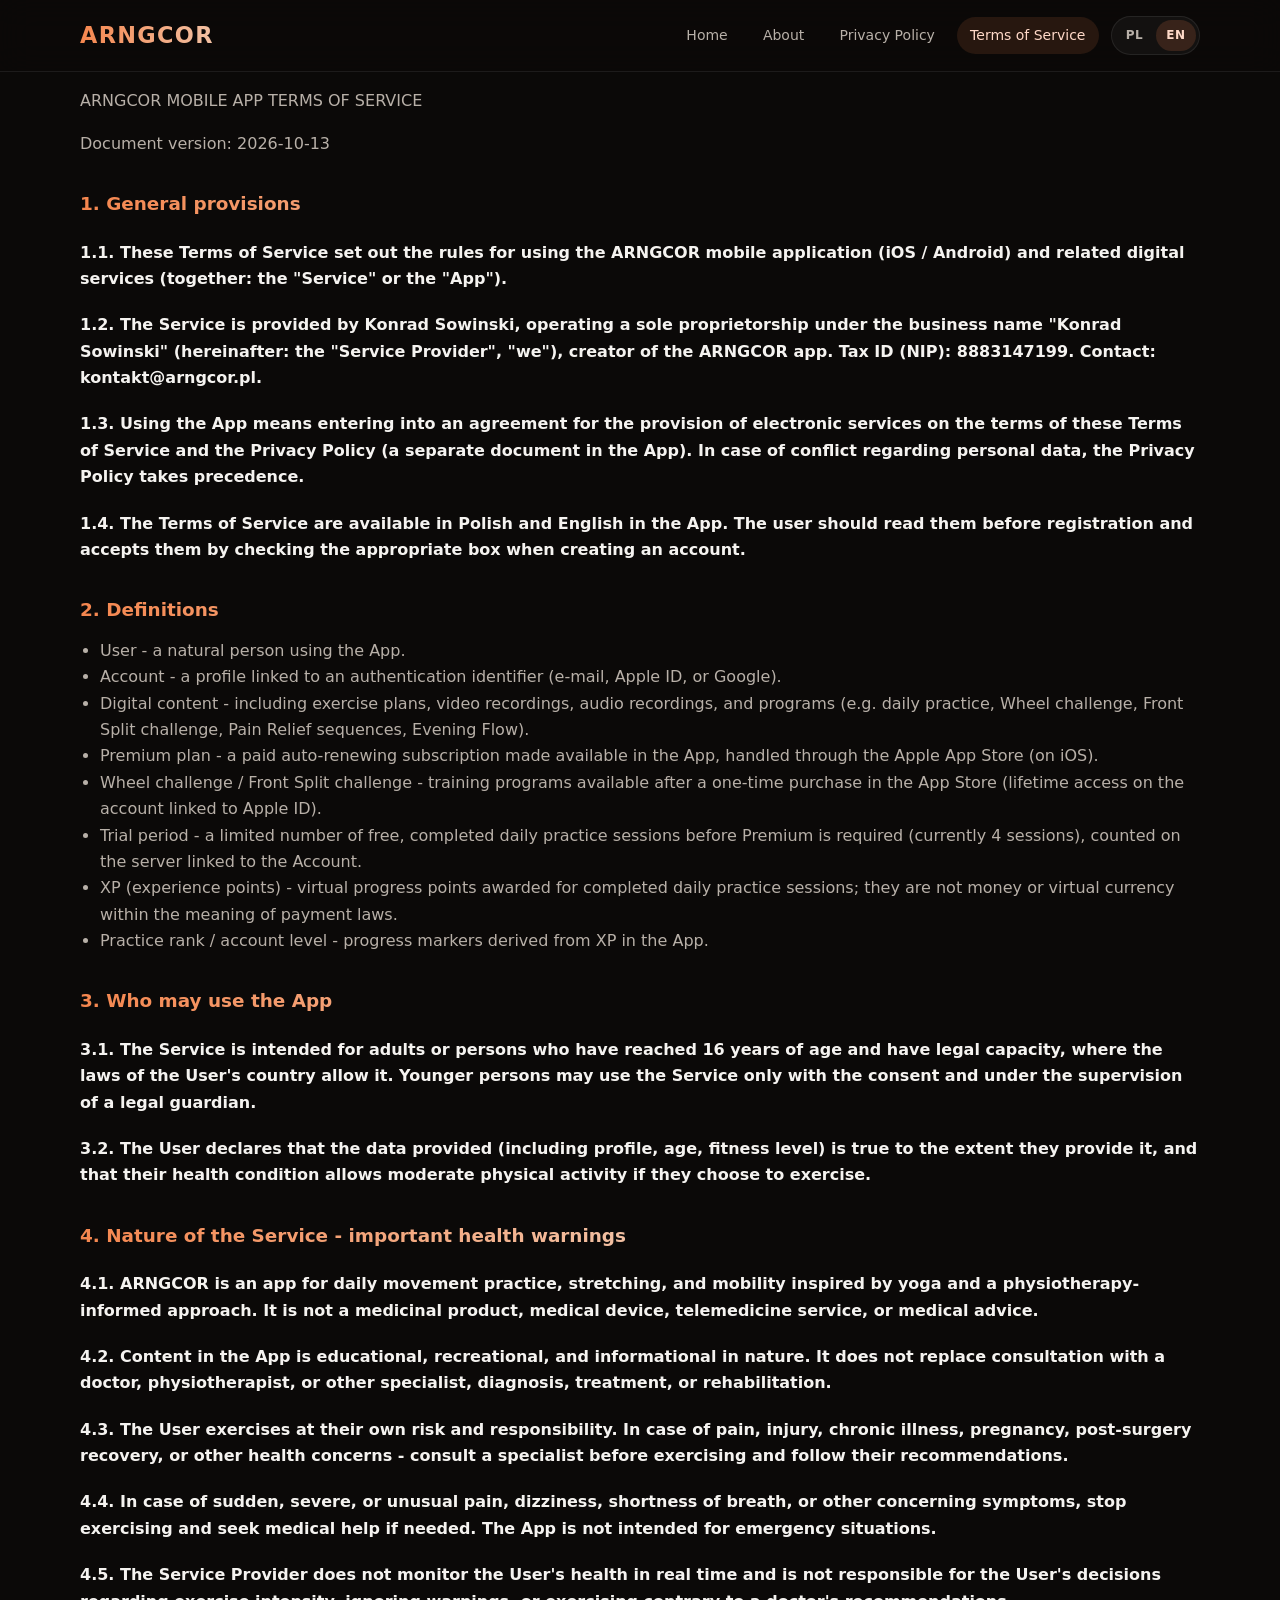
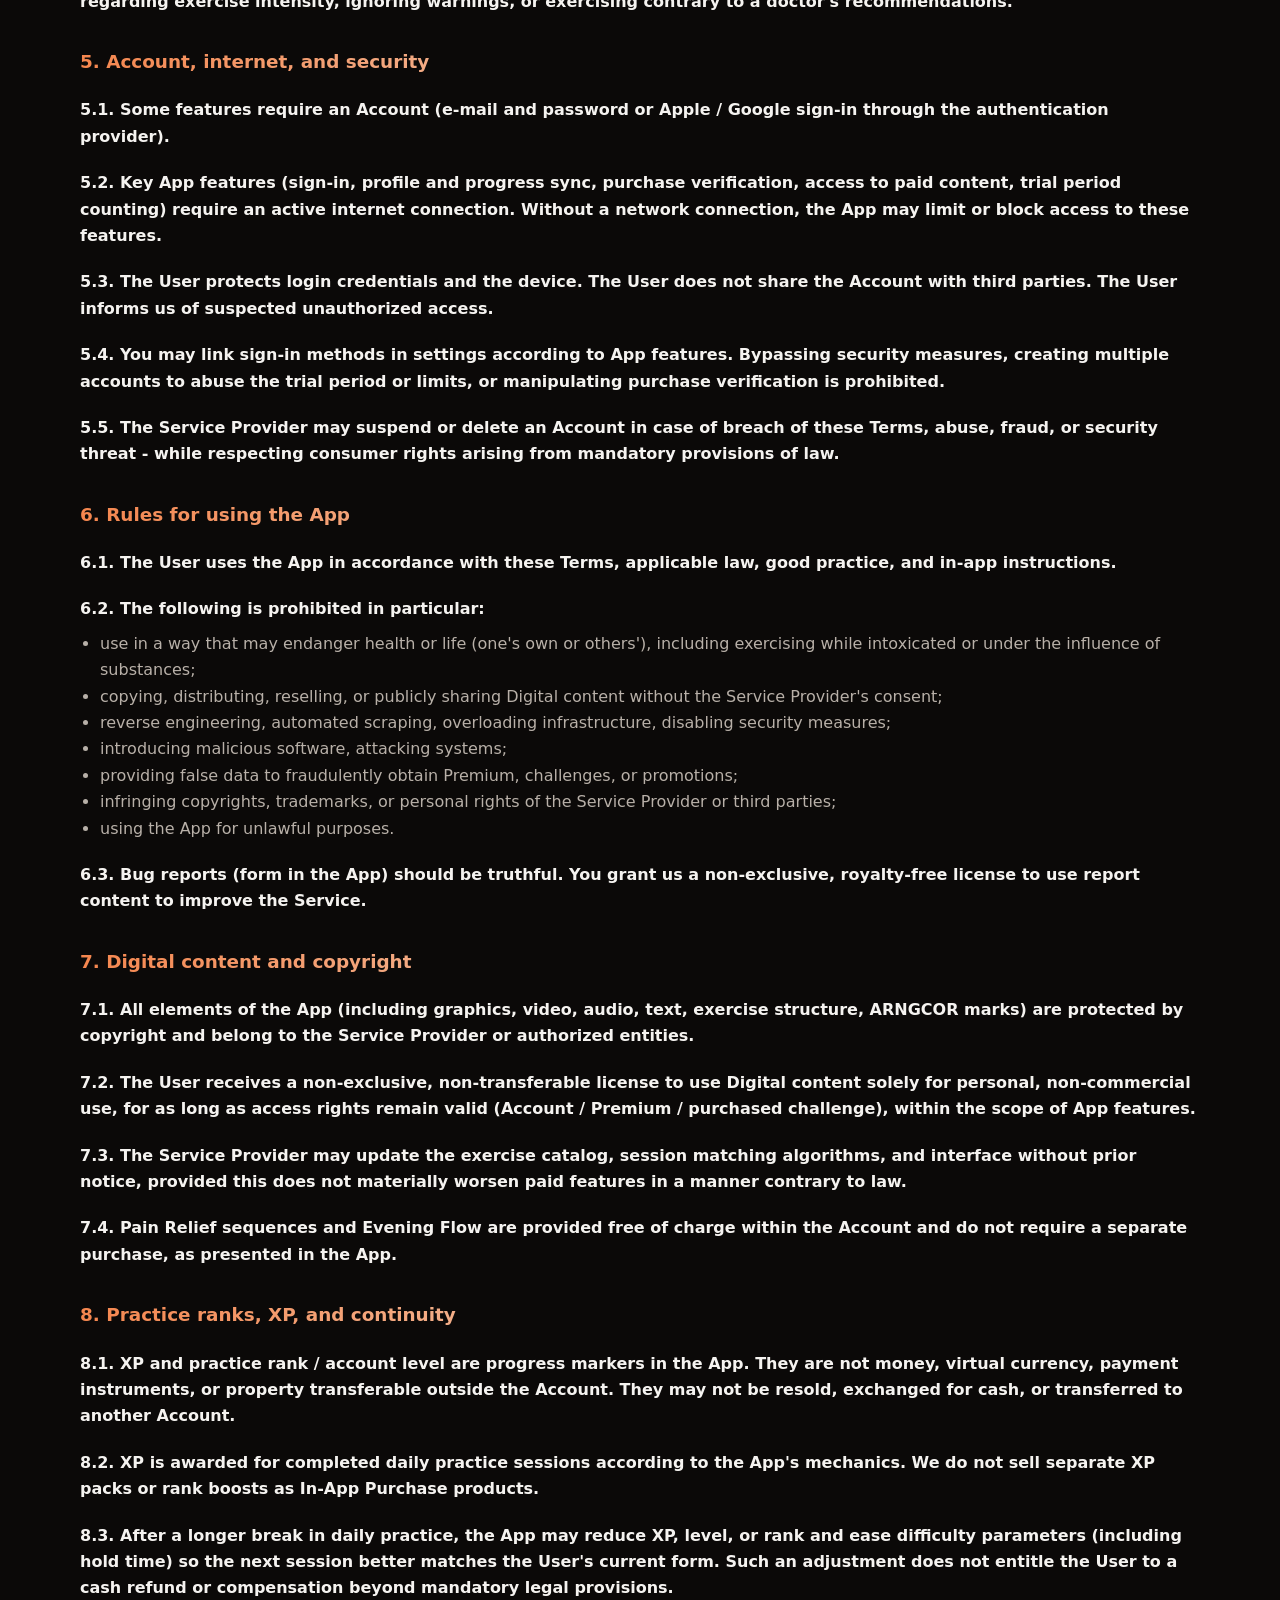
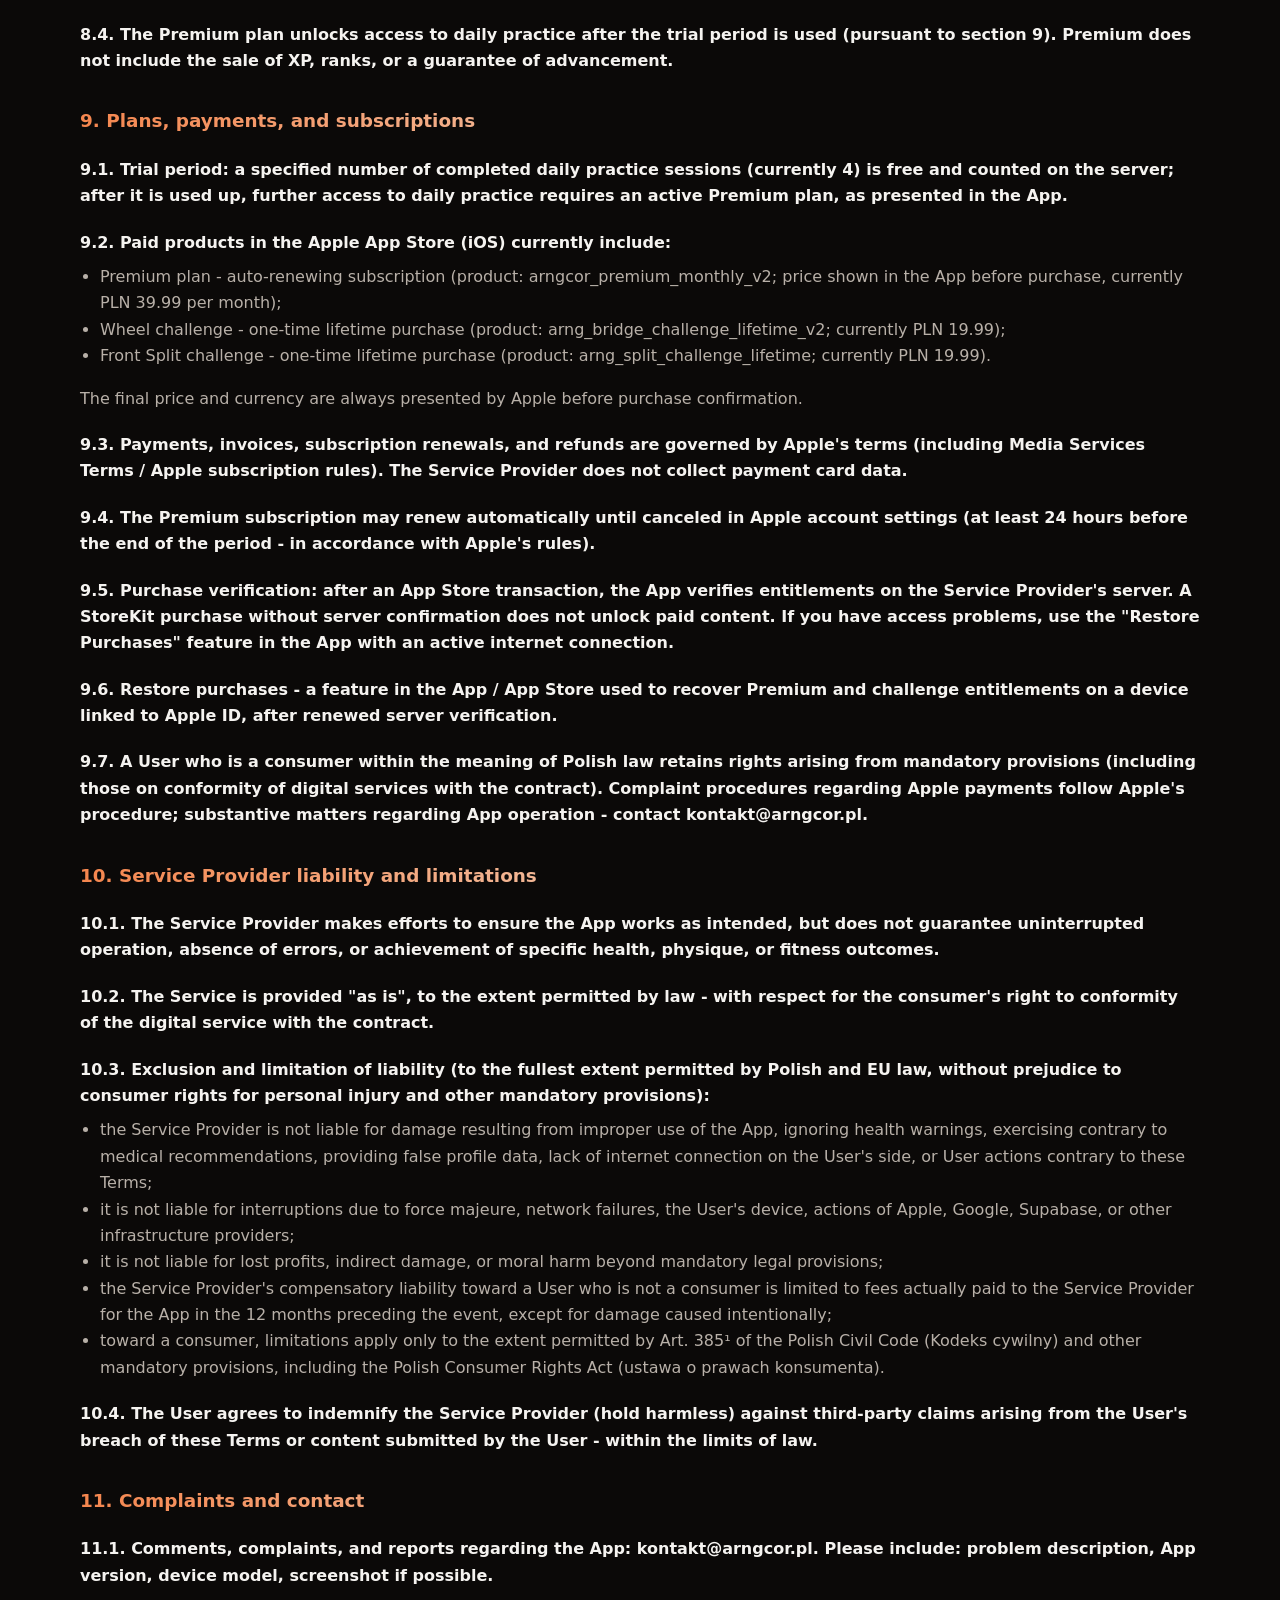
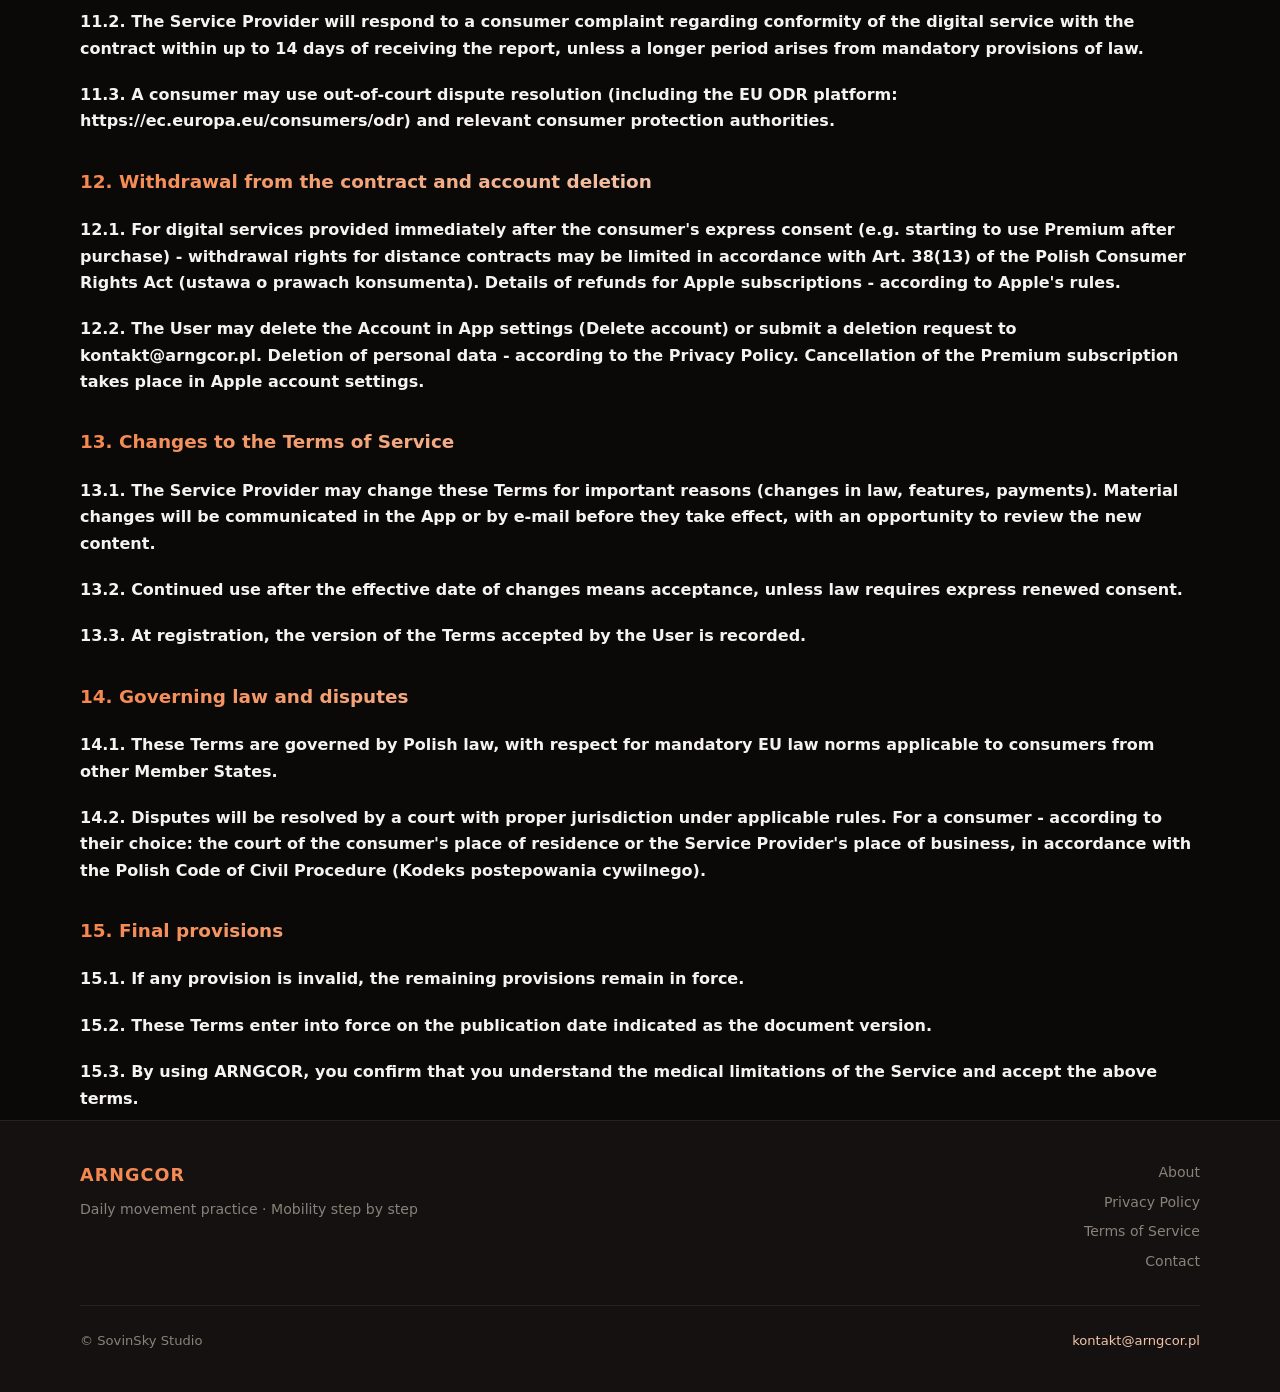
<file: regulamin.html>
<!DOCTYPE html>
<html lang="pl">
<head>
  <meta charset="utf-8">
  <meta name="viewport" content="width=device-width, initial-scale=1">
  <title>Regulamin - ARNGCOR</title>
  <meta name="description" content="Regulamin korzystania z aplikacji mobilnej ARNGCOR - zasady usługi, subskrypcje, wyzwania Mostek i Szpagat oraz kontakt.">
  <meta name="keywords" content="ARNGCOR, aplikacja mobilność, rozciąganie, joga, wyzwanie mostek, wyzwanie szpagat, aplikacja iOS, SovinSky Studio">
  <meta name="author" content="SovinSky Studio">
  <meta name="robots" content="index, follow, max-image-preview:large, max-snippet:-1, max-video-preview:-1">
  <meta name="theme-color" content="#1a1512">
  <link rel="canonical" href="https://arngcor.pl/regulamin.html">
  <link rel="alternate" hreflang="pl" href="https://arngcor.pl/regulamin.html">
  <link rel="alternate" hreflang="en" href="https://arngcor.pl/en/terms-of-service.html">
  <link rel="alternate" hreflang="x-default" href="https://arngcor.pl/en/terms-of-service.html">
  <link rel="icon" href="/images/favicon-32x32.png" sizes="32x32" type="image/png">
  <link rel="apple-touch-icon" href="/images/apple-touch-icon.png">
  <link rel="manifest" href="/site.webmanifest">
  <meta property="og:type" content="website">
  <meta property="og:site_name" content="ARNGCOR">
  <meta property="og:locale" content="pl_PL">
  <meta property="og:title" content="Regulamin - ARNGCOR">
  <meta property="og:description" content="Regulamin korzystania z aplikacji mobilnej ARNGCOR - zasady usługi, subskrypcje, wyzwania Mostek i Szpagat oraz kontakt.">
  <meta property="og:url" content="https://arngcor.pl/regulamin.html">
  <meta property="og:image" content="https://arngcor.pl/images/app-home.png">
  <meta property="og:image:width" content="499">
  <meta property="og:image:height" content="1024">
  <meta property="og:image:alt" content="Ekran aplikacji mobilnej ARNGCOR">
  <meta name="twitter:card" content="summary_large_image">
  <meta name="twitter:title" content="Regulamin - ARNGCOR">
  <meta name="twitter:description" content="Regulamin korzystania z aplikacji mobilnej ARNGCOR - zasady usługi, subskrypcje, wyzwania Mostek i Szpagat oraz kontakt.">
  <meta name="twitter:image" content="https://arngcor.pl/images/app-home.png">
  <script type="application/ld+json">{"@context":"https://schema.org","@type":"WebPage","name":"Regulamin - ARNGCOR","url":"https://arngcor.pl/regulamin.html","description":"Regulamin korzystania z aplikacji mobilnej ARNGCOR - zasady usługi, subskrypcje, wyzwania Mostek i Szpagat oraz kontakt.","inLanguage":"pl-PL","isPartOf":{"@type":"WebSite","name":"ARNGCOR","url":"https://arngcor.pl"}}</script>

  <link rel="stylesheet" href="/css/site.css">
  <script src="/js/i18n.js"></script>
</head>
<body>
  <header class="site-header">
    <div class="wrap header-inner">
      <a class="brand brand-gradient" href="index.html">ARNGCOR</a>
      <div class="header-actions">
        <nav class="site-nav" aria-label="Główne">
          <a href="index.html" class="nav-link">Strona główna</a>
          <a href="o-nas.html" class="nav-link">O nas</a>
          <a href="polityka-prywatnosci.html" class="nav-link">Polityka prywatności</a>
          <a href="regulamin.html" class="nav-link is-active">Regulamin</a>
        </nav>
        <div class="lang-switch" role="group" aria-label="Język">
          <button type="button" data-lang="pl" class="is-active">PL</button>
          <button type="button" data-lang="en" class="">EN</button>
        </div>
      </div>
    </div>
  </header>

  
  <main class="wrap main-content legal-doc">
    <p>REGULAMIN APLIKACJI MOBILNEJ ARNGCOR</p>
<p>Wersja dokumentu: 2026-10-13</p>

<h2>1. Postanowienia ogólne</h2>

<h3>1.1. Niniejszy Regulamin określa zasady korzystania z aplikacji mobilnej ARNGCOR (iOS / Android) oraz powiązanych usług cyfrowych (łącznie: „Usługa” lub „Aplikacja”).</h3>

<h3>1.2. Usługę świadczy Konrad Sowiński, prowadzący jednoosobową działalność gospodarczą pod firmą „Konrad Sowiński” (dalej: „Usługodawca”, „my”), twórca aplikacji ARNGCOR. NIP: 8883147199. Kontakt: kontakt@arngcor.pl.</h3>

<h3>1.3. Korzystanie z Aplikacji polega na zawarciu umowy o świadczenie usług drogą elektroniczną na warunkach niniejszego Regulaminu oraz Polityki prywatności (osobny dokument w Aplikacji). W razie sprzeczności co do danych osobowych pierwszeństwo ma Polityka prywatności.</h3>

<h3>1.4. Regulamin jest udostępniany w języku polskim i angielskim w Aplikacji. Użytkownik powinien zapoznać się z nim przed rejestracją i akceptuje go poprzez zaznaczenie odpowiedniego pola przy zakładaniu konta.</h3>

<h2>2. Definicje</h2>

<ul>
<li>Użytkownik - osoba fizyczna korzystająca z Aplikacji.</li>
<li>Konto - profil powiązany z identyfikatorem uwierzytelnienia (e-mail, Apple ID lub Google).</li>
<li>Treść cyfrowa - m.in. plany ćwiczeń, nagrania wideo, nagrania audio, programy (np. codzienna praktyka, wyzwanie Mostek, wyzwanie Szpagat, sekwencje ulgi w bólu, Evening flow).</li>
<li>Plan Premium - płatna subskrypcja auto-odnawialna udostępniona w Aplikacji, obsługiwana przez Apple App Store (na iOS).</li>
<li>Wyzwanie Mostek / Wyzwanie Szpagat - programy treningowe dostępne po jednorazowym zakupie w App Store (dostęp lifetime na koncie powiązanym z Apple ID).</li>
<li>Okres próbny - ograniczona liczba bezpłatnych, ukończonych sesji codziennej praktyki przed wymogiem Premium (obecnie 4 sesje), liczona na serwerze powiązanym z Kontem.</li>
<li>XP (punkty doświadczenia) - wirtualne punkty postępu przyznawane za ukończone sesje codziennej praktyki; nie stanowią pieniądza ani waluty wirtualnej w rozumieniu przepisów o płatnościach.</li>
<li>Ranga praktyki / poziom konta - oznaczenia postępu wynikające z XP w Aplikacji.</li>
</ul>

<h2>3. Kto może korzystać z Aplikacji</h2>

<h3>3.1. Usługa skierowana jest do osób pełnoletnich lub osób, które ukończyły 16 lat i posiadają zdolność do czynności prawnych, o ile przepisy prawa w kraju Użytkownika na to pozwalają. Osoby młodsze mogą korzystać wyłącznie za zgodą i pod nadzorem przedstawiciela ustawowego.</h3>

<h3>3.2. Użytkownik oświadcza, że podane dane (w tym profil, wiek, poziom sprawności) są prawdziwe w zakresie, w jakim je podaje, oraz że jego stan zdrowia pozwala na umiarkowaną aktywność fizyczną, o ile zdecyduje się ćwiczyć.</h3>

<h2>4. Charakter Usługi - ważne ostrzeżenia zdrowotne</h2>

<h3>4.1. ARNGCOR to aplikacja do codziennej praktyki ruchowej, rozciągania i mobilności inspirowana jogą oraz podejściem fizjoterapeutycznym. Nie jest produktem leczniczym, wyrobem medycznym, telemedycyną ani poradą medyczną.</h3>

<h3>4.2. Treść w Aplikacji ma charakter edukacyjno-rekreacyjny i informacyjny. Nie zastępuje konsultacji z lekarzem, fizjoterapeutą lub innym specjalistą, diagnozy, leczenia ani rehabilitacji.</h3>

<h3>4.3. Użytkownik ćwiczy na własne ryzyko i odpowiedzialność. W przypadku bólu, urazu, choroby przewlekłej, ciąży, po operacji lub innych wątpliwości zdrowotnych - przed ćwiczeniami skonsultuj się ze specjalistą i przestrzegaj jego zaleceń.</h3>

<h3>4.4. W razie nagłego, silnego lub nietypowego bólu, zawrotów głowy, duszności lub innych niepokojących objawów przerwij ćwiczenia i w razie potrzeby szukaj pomocy medycznej. Aplikacja nie służy do sytuacji nagłych.</h3>

<h3>4.5. Usługodawca nie monitoruje w czasie rzeczywistym stanu zdrowia Użytkownika i nie ponosi odpowiedzialności za decyzje Użytkownika dotyczące intensywności ćwiczeń, pomijania ostrzeżeń lub ćwiczenia wbrew zaleceniom lekarza.</h3>

<h2>5. Konto, internet i bezpieczeństwo</h2>

<h3>5.1. Część funkcji wymaga Konta (e-mail i hasło lub logowanie Apple / Google przez dostawcę uwierzytelniania).</h3>

<h3>5.2. Kluczowe funkcje Aplikacji (logowanie, synchronizacja profilu i postępu, weryfikacja zakupów, dostęp do płatnych treści, liczenie okresu próbnego) wymagają aktywnego połączenia internetowego. Bez sieci Aplikacja może ograniczyć lub zablokować dostęp do tych funkcji.</h3>

<h3>5.3. Użytkownik chroni dane logowania i urządzenie. Nie udostępnia Konta osobom trzecim. Informuje nas o podejrzeniu nieautoryzowanego dostępu.</h3>

<h3>5.4. Możesz połączyć metody logowania w ustawieniach zgodnie z funkcjami Aplikacji. Zakazane jest obchodzenie zabezpieczeń, tworzenie wielu kont w celu nadużycia okresu próbnego lub limitów, manipulowanie weryfikacją zakupów.</h3>

<h3>5.5. Usługodawca może zawiesić lub usunąć Konto w przypadku naruszenia Regulaminu, nadużyć, oszustwa lub zagrożenia bezpieczeństwa - z zachowaniem praw konsumenta wynikających z bezwzględnie obowiązujących przepisów.</h3>

<h2>6. Zasady korzystania z Aplikacji</h2>

<h3>6.1. Użytkownik korzysta zgodnie z Regulaminem, prawem, dobrymi obyczajami i instrukcjami w Aplikacji.</h3>

<h3>6.2. Zabronione jest w szczególności:</h3>
<ul>
<li>korzystanie w sposób mogący zagrozić zdrowiu lub życiu (swoim lub innych), w tym ćwiczenia w stanie nietrzeźwości lub pod wpływem substancji;</li>
<li>kopiowanie, rozpowszechnianie, odsprzedaż lub publiczne udostępnianie Treści cyfrowej bez zgody Usługodawcy;</li>
<li>inżynieria wsteczna, automatyczne scrapowanie, obciążanie infrastruktury, wyłączanie zabezpieczeń;</li>
<li>wprowadzanie złośliwego oprogramowania, ataki na systemy;</li>
<li>podawanie nieprawdziwych danych w celu oszukańczego dostępu do Premium, wyzwań lub promocji;</li>
<li>naruszanie praw autorskich, znaków towarowych lub dóbr osobistych Usługodawcy lub osób trzecich;</li>
<li>wykorzystywanie Aplikacji do celów bezprawnych.</li>
</ul>

<h3>6.3. Zgłoszenia błędów (formularz w Aplikacji) powinny być zgodne z prawdą. Udzielasz nam niewyłącznej, nieodpłatnej licencji na wykorzystanie treści zgłoszenia w celu poprawy Usługi.</h3>

<h2>7. Treść cyfrowa i prawa autorskie</h2>

<h3>7.1. Wszystkie elementy Aplikacji (m.in. grafiki, wideo, audio, teksty, układ ćwiczeń, znaki ARNGCOR) chronione są prawem autorskim i należą do Usługodawcy lub podmiotów uprawnionych.</h3>

<h3>7.2. Użytkownik otrzymuje niewyłączną, niezbywalną licencję na korzystanie z Treści cyfrowej wyłącznie na własny użytek osobisty, niekomercyjny, na czas posiadania prawa dostępu (Konto / Premium / zakupione wyzwanie), w zakresie funkcji Aplikacji.</h3>

<h3>7.3. Usługodawca może aktualizować katalog ćwiczeń, algorytmy dopasowania sesji i interfejs bez wcześniejszego powiadomienia, o ile nie pogarsza to istotnie płatnych funkcji w sposób sprzeczny z prawem.</h3>

<h3>7.4. Sekwencje ulgi w bólu (pain relief) oraz Evening flow są udostępniane bezpłatnie w ramach Konta i nie wymagają osobnego zakupu, o ile Aplikacja tak to prezentuje.</h3>

<h2>8. Rangi praktyki, XP i ciągłość</h2>

<h3>8.1. XP oraz ranga praktyki / poziom konta są oznaczeniami postępu w Aplikacji. Nie stanowią pieniądza, waluty wirtualnej, środków płatniczych ani przedmiotu własności przenoszalnego poza Konto. Nie można ich odsprzedawać, wymieniać na gotówkę ani przenosić na inne Konto.</h3>

<h3>8.2. XP przyznawane są za ukończone sesje codziennej praktyki zgodnie z mechaniką Aplikacji. Nie sprzedajemy osobnych pakietów XP ani przyspieszeń rangi jako produktów In-App Purchase.</h3>

<h3>8.3. Po dłuższej przerwie w codziennej praktyce Aplikacja może obniżyć XP, poziom lub rangę oraz złagodzić parametry trudności (m.in. czas utrzymania pozycji), aby kolejna sesja lepiej odpowiadała aktualnej formie Użytkownika. Taka korekta nie uprawnia do zwrotu pieniężnego ani rekompensaty poza zakresem bezwzględnie obowiązujących przepisów.</h3>

<h3>8.4. Plan Premium odblokowuje dostęp do codziennej praktyki po wykorzystaniu okresu próbnego (zgodnie z pkt 9). Premium nie obejmuje sprzedaży XP, rang ani gwarancji awansu.</h3>

<h2>9. Plany, płatności i subskrypcje</h2>

<h3>9.1. Okres próbny: określona liczba ukończonych sesji codziennej praktyki (obecnie 4) jest bezpłatna i liczona na serwerze; po jej wykorzystaniu dalszy dostęp do codziennej praktyki wymaga aktywnego Planu Premium, o ile Aplikacja tak to prezentuje.</h3>

<h3>9.2. Płatne produkty w Apple App Store (iOS) obejmują obecnie:</h3>
<ul>
<li>Plan Premium - subskrypcja auto-odnawialna (produkt: arngcor_premium_monthly_v2; cena wyświetlana w Aplikacji przed zakupem, obecnie 39,99 zł miesięcznie);</li>
<li>Wyzwanie Mostek - jednorazowy zakup lifetime (produkt: arng_bridge_challenge_lifetime_v2; obecnie 19,99 zł);</li>
<li>Wyzwanie Szpagat - jednorazowy zakup lifetime (produkt: arng_split_challenge_lifetime; obecnie 19,99 zł).</li>
</ul>
<p>Ostateczna cena i waluta są zawsze prezentowane przez Apple przed potwierdzeniem zakupu.</p>

<h3>9.3. Płatności, faktury, odnowienia subskrypcji i zwroty regulują warunki Apple (w tym Media Services Terms / zasady subskrypcji Apple). Usługodawca nie pobiera danych kart płatniczych.</h3>

<h3>9.4. Subskrypcja Premium może odnawiać się automatycznie do czasu anulowania w ustawieniach konta Apple (co najmniej 24 h przed końcem okresu - zgodnie z zasadami Apple).</h3>

<h3>9.5. Weryfikacja zakupów: po transakcji w App Store Aplikacja weryfikuje uprawnienia na serwerze Usługodawcy. Zakup w StoreKit bez potwierdzenia serwera nie odblokowuje płatnych treści. Przy problemach z dostępem użyj funkcji „Przywróć zakup” w Aplikacji z aktywnym internetem.</h3>

<h3>9.6. Przywrócenie zakupów - funkcja w Aplikacji / App Store służy do odzyskania uprawnień Premium i wyzwań na urządzeniu powiązanym z Apple ID, po ponownej weryfikacji serwerowej.</h3>

<h3>9.7. Użytkownik będący konsumentem w rozumieniu prawa polskiego zachowuje uprawnienia wynikające z bezwzględnie obowiązujących przepisów (w tym o zgodności usługi cyfrowej z umową). Postępowanie reklamacyjne co do płatności Apple prowadzi się zgodnie z procedurą Apple; sprawy merytoryczne dotyczące działania Aplikacji - na kontakt@arngcor.pl.</h3>

<h2>10. Odpowiedzialność Usługodawcy i ograniczenia</h2>

<h3>10.1. Usługodawca dokłada starań, aby Aplikacja działała zgodnie z przeznaczeniem, jednak nie gwarantuje nieprzerwanego działania, braku błędów ani osiągnięcia określonych efektów zdrowotnych, sylwetki czy sprawności.</h3>

<h3>10.2. Usługa dostarczana jest w stanie „tak jak jest” (as is), w granicach dopuszczalnych przez prawo - z poszanowaniem praw konsumenta do zgodności usługi cyfrowej z umową.</h3>

<h3>10.3. Wyłączenie i ograniczenie odpowiedzialności (w najszerszym zakresie dopuszczalnym przez prawo polskie i unijne, bez uszczerbku dla praw konsumenta z tytułu szkody na osobie i innych bezwzględnych przepisów):</h3>
<ul>
<li>Usługodawca nie odpowiada za szkody wynikłe z niewłaściwego korzystania z Aplikacji, zlekceważenia ostrzeżeń zdrowotnych, ćwiczeń wbrew zaleceniom medycznym, podania nieprawdziwych danych profilowych, braku połączenia internetowego po stronie Użytkownika lub działań Użytkownika sprzecznych z Regulaminem;</li>
<li>nie odpowiada za przerwy wynikające z siły wyższej, awarii sieci, urządzenia Użytkownika, działań Apple, Google, Supabase lub innych dostawców infrastruktury;</li>
<li>nie odpowiada za utracone korzyści, szkody pośrednie, moralne w zakresie wykraczającym poza obowiązkowe przepisy;</li>
<li>odpowiedzialność odszkodowawcza Usługodawcy wobec Użytkownika nie będącego konsumentem ograniczona jest do wysokości opłat faktycznie zapłaconych na rzecz Usługodawcy za Aplikację w okresie 12 miesięcy poprzedzających zdarzenie, z wyjątkiem szkody wyrządzonej umyślnie;</li>
<li>wobec konsumenta ograniczenia stosuje się tylko w zakresie dozwolonym przez art. 385¹ KC i inne bezwzględne przepisy oraz ustawę o prawach konsumenta.</li>
</ul>

<h3>10.4. Użytkownik zobowiązuje się do zabezpieczenia Usługodawcy na zasadach odszkodowania (hold harmless) za roszczenia osób trzecich wynikłe z naruszenia Regulaminu przez Użytkownika lub z treści przez niego przekazanych - w granicach prawa.</h3>

<h2>11. Reklamacje i kontakt</h2>

<h3>11.1. Uwagi, reklamacje i zgłoszenia dotyczące Aplikacji: kontakt@arngcor.pl. Podaj: opis problemu, wersję Aplikacji, model urządzenia, zrzut ekranu jeśli możliwy.</h3>

<h3>11.2. Usługodawca odpowie na reklamację konsumenta dotyczącą zgodności usługi cyfrowej z umową w terminie do 14 dni od otrzymania zgłoszenia, chyba że dłuższy termin wynika z bezwzględnie obowiązujących przepisów.</h3>

<h3>11.3. Konsument może skorzystać z pozasądowego rozwiązywania sporów (m.in. platforma ODR UE: https://ec.europa.eu/consumers/odr) oraz właściwych organów ochrony konsumentów.</h3>

<h2>12. Odstąpienie od umowy i usunięcie konta</h2>

<h3>12.1. W zakresie usług cyfrowych świadczonych natychmiast po wyraźnej zgodzie konsumenta (np. rozpoczęcie korzystania z Premium po zakupie) - przepisy o odstąpieniu od umowy zawartej na odległość mogą być ograniczone zgodnie z art. 38 pkt 13 ustawy o prawach konsumenta. Szczegóły zwrotów za subskrypcję Apple - wg zasad Apple.</h3>

<h3>12.2. Użytkownik może usunąć Konto w ustawieniach Aplikacji (Usuwanie konta) lub zgłosić żądanie usunięcia na kontakt@arngcor.pl. Usunięcie danych osobowych - zgodnie z Polityką prywatności. Anulowanie subskrypcji Premium odbywa się w ustawieniach konta Apple.</h3>

<h2>13. Zmiany Regulaminu</h2>

<h3>13.1. Usługodawca może zmienić Regulamin z ważnych przyczyn (zmiana prawa, funkcji, płatności). O istotnych zmianach poinformuje w Aplikacji lub e-mailem przed wejściem w życie, z możliwością zapoznania się z nową treścią.</h3>

<h3>13.2. Dalsze korzystanie po terminie wejścia zmian w życie oznacza akceptację, o ile prawo nie wymaga wyraźnej ponownej zgody.</h3>

<h3>13.3. Przy rejestracji zapisywana jest wersja Regulaminu zaakceptowanego przez Użytkownika.</h3>

<h2>14. Prawo właściwe i spory</h2>

<h3>14.1. Regulamin podlega prawu polskiemu, z poszanowaniem imperatywnych norm prawa UE stosowanych do konsumentów z innych państw członkowskich.</h3>

<h3>14.2. Spory będą rozstrzygane przez sąd właściwy według przepisów. Wobec konsumenta - zgodnie z jego wyborem: sąd miejsca zamieszkania konsumenta lub Usługodawcy, zgodnie z Kodeksem postępowania cywilnego.</h3>

<h2>15. Postanowienia końcowe</h2>

<h3>15.1. Jeżeli którekolwiek postanowienie jest nieważne, pozostałe zachowują moc.</h3>

<h3>15.2. Regulamin wchodzi w życie z dniem publikacji wskazanej jako wersja dokumentu.</h3>

<h3>15.3. Korzystając z ARNGCOR, potwierdzasz, że rozumiesz ograniczenia medyczne Usługi i akceptujesz warunki powyższe.</h3>
  </main>


  <footer class="site-footer">
    <div class="wrap footer-grid">
      <div>
        <div class="footer-brand brand-gradient">ARNGCOR</div>
        <p class="footer-tagline">Codzienna praktyka ruchowa · Mobilność krok po kroku</p>
      </div>
      <div class="footer-links">
        <a href="o-nas.html">O nas</a>
        <a href="polityka-prywatnosci.html">Polityka prywatności</a>
        <a href="regulamin.html">Regulamin</a>
        <a href="mailto:kontakt@arngcor.pl">Kontakt</a>
      </div>
    </div>
    <div class="wrap footer-bottom">
      <span>© SovinSky Studio</span>
      <span><a href="mailto:kontakt@arngcor.pl">kontakt@arngcor.pl</a></span>
    </div>
  </footer>

  <script src="/js/site.js" defer></script>
</body>
</html>
</file>
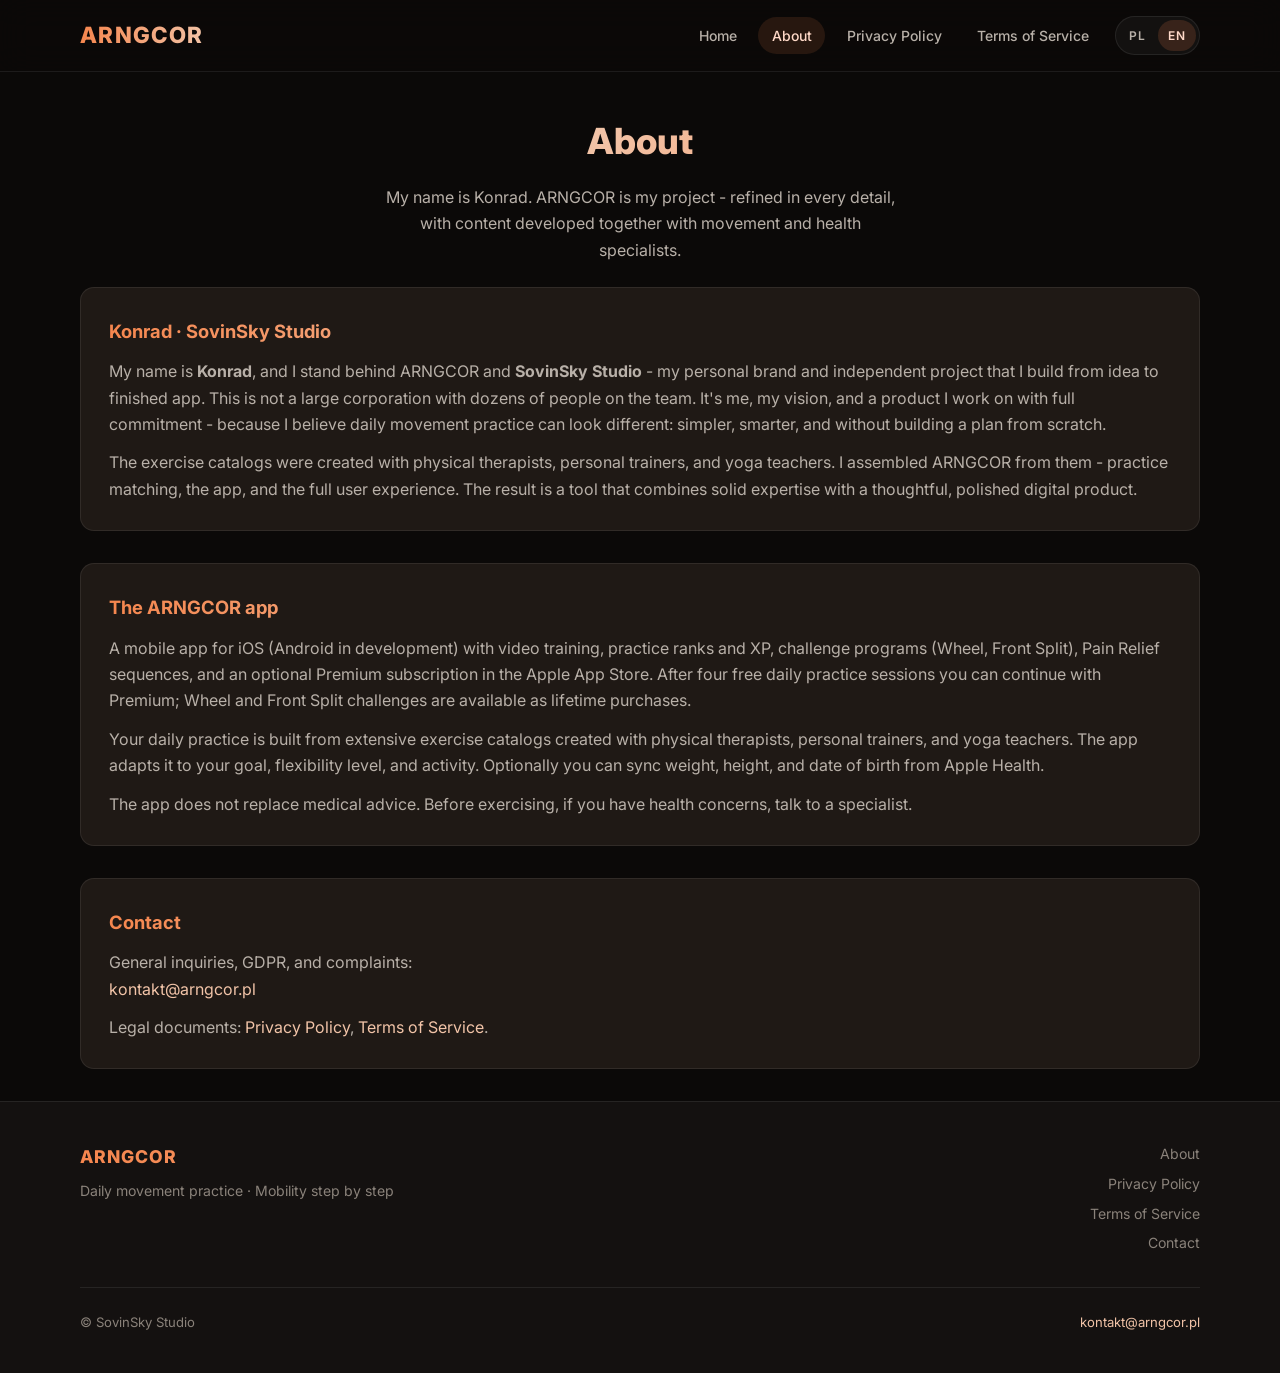
<file: en/about.html>
<!DOCTYPE html>
<html lang="en">
<head>
  <meta charset="utf-8">
  <meta name="viewport" content="width=device-width, initial-scale=1">
  <title>About - ARNGCOR</title>
  <meta name="description" content="Meet the creator of ARNGCOR and SovinSky Studio - an independent project for daily mobility, stretching, and Wheel and Front Split challenges.">
  <meta name="keywords" content="ARNGCOR, mobility app, stretching, yoga, wheel challenge, front split challenge, iOS app, SovinSky Studio">
  <meta name="author" content="SovinSky Studio">
  <meta name="robots" content="index, follow, max-image-preview:large, max-snippet:-1, max-video-preview:-1">
  <meta name="theme-color" content="#1a1512">
  <link rel="canonical" href="https://arngcor.pl/en/about.html">
  <link rel="alternate" hreflang="pl" href="https://arngcor.pl/o-nas.html">
  <link rel="alternate" hreflang="en" href="https://arngcor.pl/en/about.html">
  <link rel="alternate" hreflang="x-default" href="https://arngcor.pl/en/about.html">
  <link rel="icon" href="/images/favicon-32x32.png" sizes="32x32" type="image/png">
  <link rel="apple-touch-icon" href="/images/apple-touch-icon.png">
  <link rel="manifest" href="/site.webmanifest">
  <meta property="og:type" content="website">
  <meta property="og:site_name" content="ARNGCOR">
  <meta property="og:locale" content="en_US">
  <meta property="og:title" content="About - ARNGCOR">
  <meta property="og:description" content="Meet the creator of ARNGCOR and SovinSky Studio - an independent project for daily mobility, stretching, and Wheel and Front Split challenges.">
  <meta property="og:url" content="https://arngcor.pl/en/about.html">
  <meta property="og:image" content="https://arngcor.pl/images/app-home-en.png">
  <meta property="og:image:width" content="499">
  <meta property="og:image:height" content="1024">
  <meta property="og:image:alt" content="ARNGCOR mobile app screen">
  <meta name="twitter:card" content="summary_large_image">
  <meta name="twitter:title" content="About - ARNGCOR">
  <meta name="twitter:description" content="Meet the creator of ARNGCOR and SovinSky Studio - an independent project for daily mobility, stretching, and Wheel and Front Split challenges.">
  <meta name="twitter:image" content="https://arngcor.pl/images/app-home-en.png">
  <link rel="preconnect" href="https://fonts.googleapis.com">
  <link rel="preconnect" href="https://fonts.gstatic.com" crossorigin>
  <link href="https://fonts.googleapis.com/css2?family=Inter:wght@400;500;600;700;800&display=swap" rel="stylesheet">
  <script type="application/ld+json">{"@context":"https://schema.org","@type":"AboutPage","name":"About - ARNGCOR","url":"https://arngcor.pl/en/about.html","description":"Meet the creator of ARNGCOR and SovinSky Studio - an independent project for mobility and stretching.","inLanguage":"en-US","isPartOf":{"@type":"WebSite","name":"ARNGCOR","url":"https://arngcor.pl"},"about":{"@type":"Organization","name":"SovinSky Studio","email":"kontakt@arngcor.pl"}}</script>

  <link rel="stylesheet" href="/css/site.css">
  <script src="/js/i18n.js"></script>
</head>
<body>
  <header class="site-header">
    <div class="wrap header-inner">
      <a class="brand brand-gradient" href="index.html">ARNGCOR</a>
      <div class="header-actions">
        <nav class="site-nav" aria-label="Main">
          <a href="index.html" class="nav-link">Home</a>
          <a href="about.html" class="nav-link is-active">About</a>
          <a href="privacy-policy.html" class="nav-link">Privacy Policy</a>
          <a href="terms-of-service.html" class="nav-link">Terms of Service</a>
        </nav>
        <div class="lang-switch" role="group" aria-label="Language">
          <button type="button" data-lang="pl" class="">PL</button>
          <button type="button" data-lang="en" class="is-active">EN</button>
        </div>
      </div>
    </div>
  </header>

  
  <main class="wrap main-content">
    <header class="page-hero reveal">
      <h1 class="text-gradient">About</h1>
      <p>My name is Konrad. ARNGCOR is my project - refined in every detail, with content developed together with movement and health specialists.</p>
    </header>

    
    <section class="about-block reveal reveal-delay-1">
      <h2>Konrad · SovinSky Studio</h2>
      
      <p>My name is <strong>Konrad</strong>, and I stand behind ARNGCOR and <strong>SovinSky Studio</strong> - my personal brand and independent project that I build from idea to finished app. This is not a large corporation with dozens of people on the team. It's me, my vision, and a product I work on with full commitment - because I believe daily movement practice can look different: simpler, smarter, and without building a plan from scratch.</p>
      
      <p>The exercise catalogs were created with physical therapists, personal trainers, and yoga teachers. I assembled ARNGCOR from them - practice matching, the app, and the full user experience. The result is a tool that combines solid expertise with a thoughtful, polished digital product.</p>
      
    </section>
    
    <section class="about-block reveal reveal-delay-2">
      <h2>The ARNGCOR app</h2>
      
      <p>A mobile app for iOS (Android in development) with video training, practice ranks and XP, challenge programs (Wheel, Front Split), Pain Relief sequences, and an optional Premium subscription in the Apple App Store. After four free daily practice sessions you can continue with Premium; Wheel and Front Split challenges are available as lifetime purchases.</p>
      
      <p>Your daily practice is built from extensive exercise catalogs created with physical therapists, personal trainers, and yoga teachers. The app adapts it to your goal, flexibility level, and activity. Optionally you can sync weight, height, and date of birth from Apple Health.</p>
      
      <p>The app does not replace medical advice. Before exercising, if you have health concerns, talk to a specialist.</p>
      
    </section>
    

    <section class="about-block reveal reveal-delay-3">
      <h2>Contact</h2>
      <p>General inquiries, GDPR, and complaints:<br><a href="mailto:kontakt@arngcor.pl">kontakt@arngcor.pl</a></p>
      <p>Legal documents: <a href="privacy-policy.html">Privacy Policy</a>, <a href="terms-of-service.html">Terms of Service</a>.</p>
    </section>
  </main>


  <footer class="site-footer">
    <div class="wrap footer-grid">
      <div>
        <div class="footer-brand brand-gradient">ARNGCOR</div>
        <p class="footer-tagline">Daily movement practice · Mobility step by step</p>
      </div>
      <div class="footer-links">
        <a href="about.html">About</a>
        <a href="privacy-policy.html">Privacy Policy</a>
        <a href="terms-of-service.html">Terms of Service</a>
        <a href="mailto:kontakt@arngcor.pl">Contact</a>
      </div>
    </div>
    <div class="wrap footer-bottom">
      <span>© SovinSky Studio</span>
      <span><a href="mailto:kontakt@arngcor.pl">kontakt@arngcor.pl</a></span>
    </div>
  </footer>

  <script src="/js/site.js" defer></script>
</body>
</html>
</file>
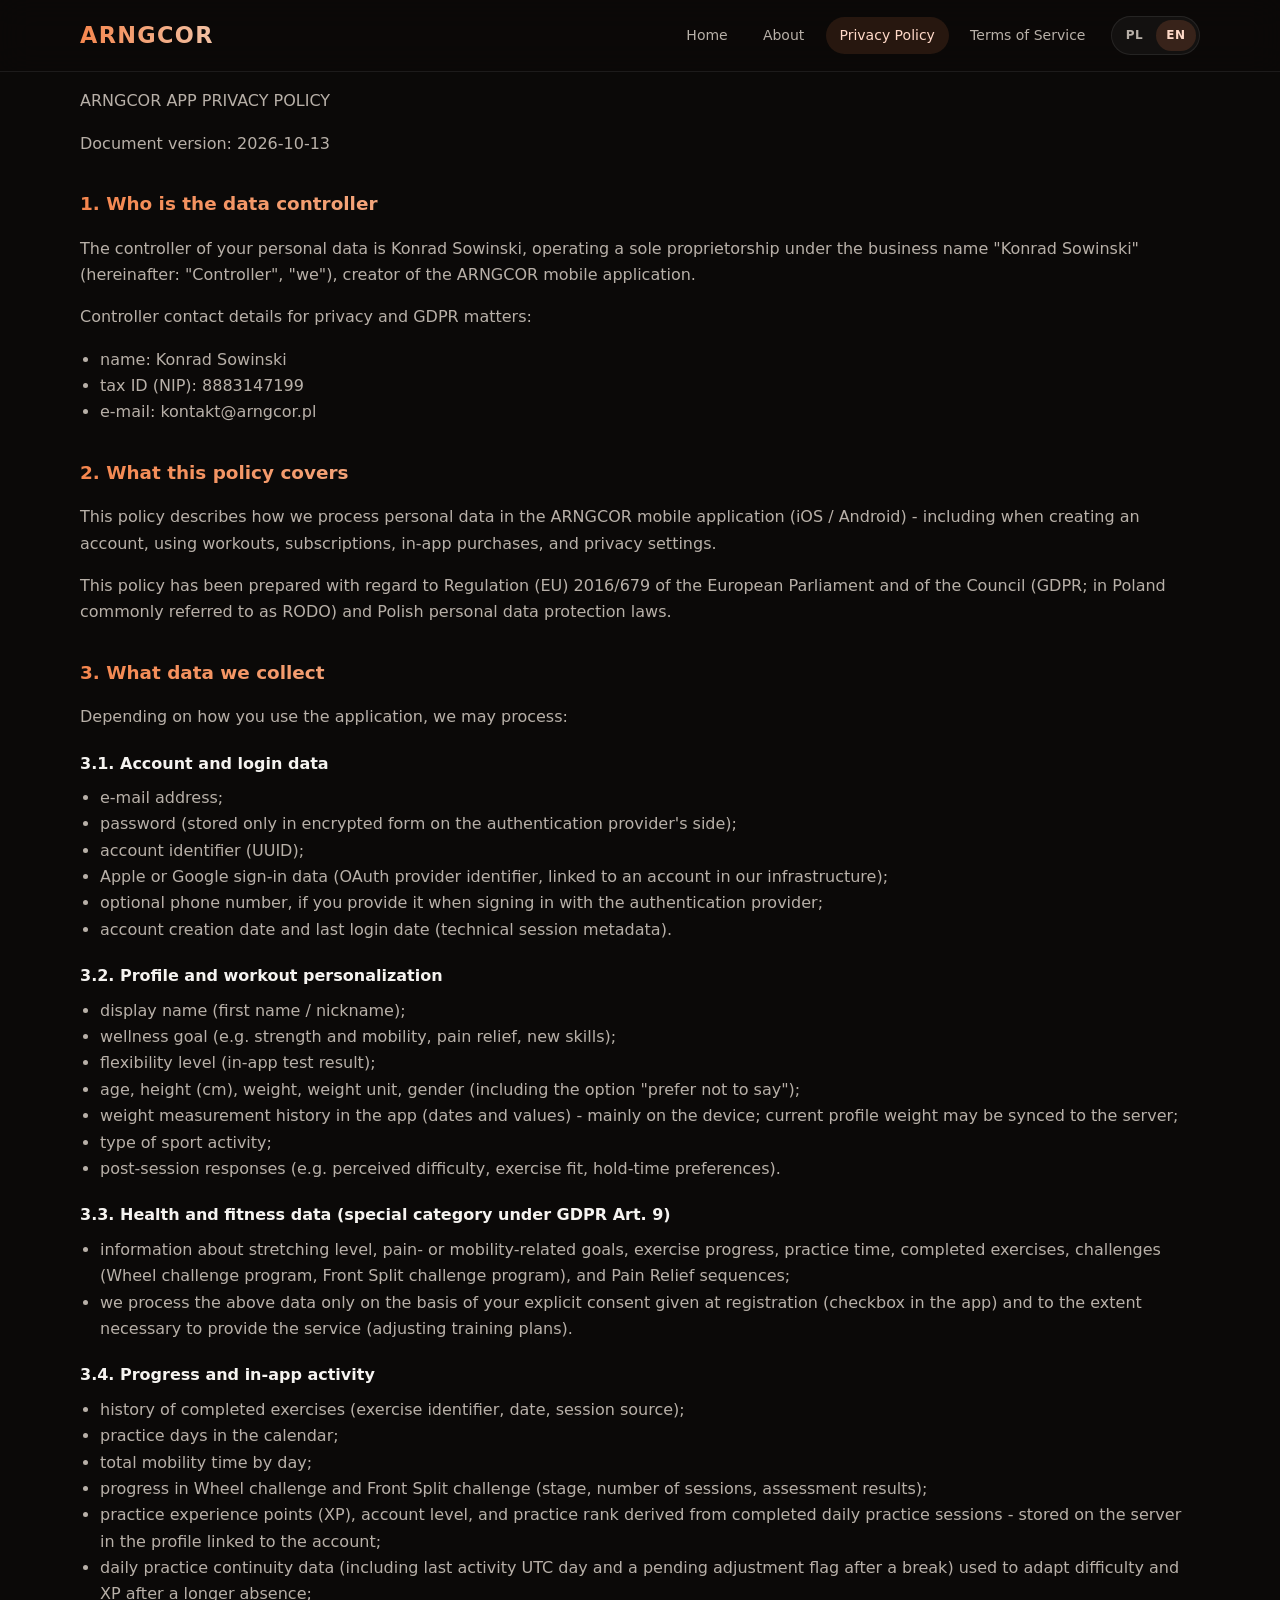
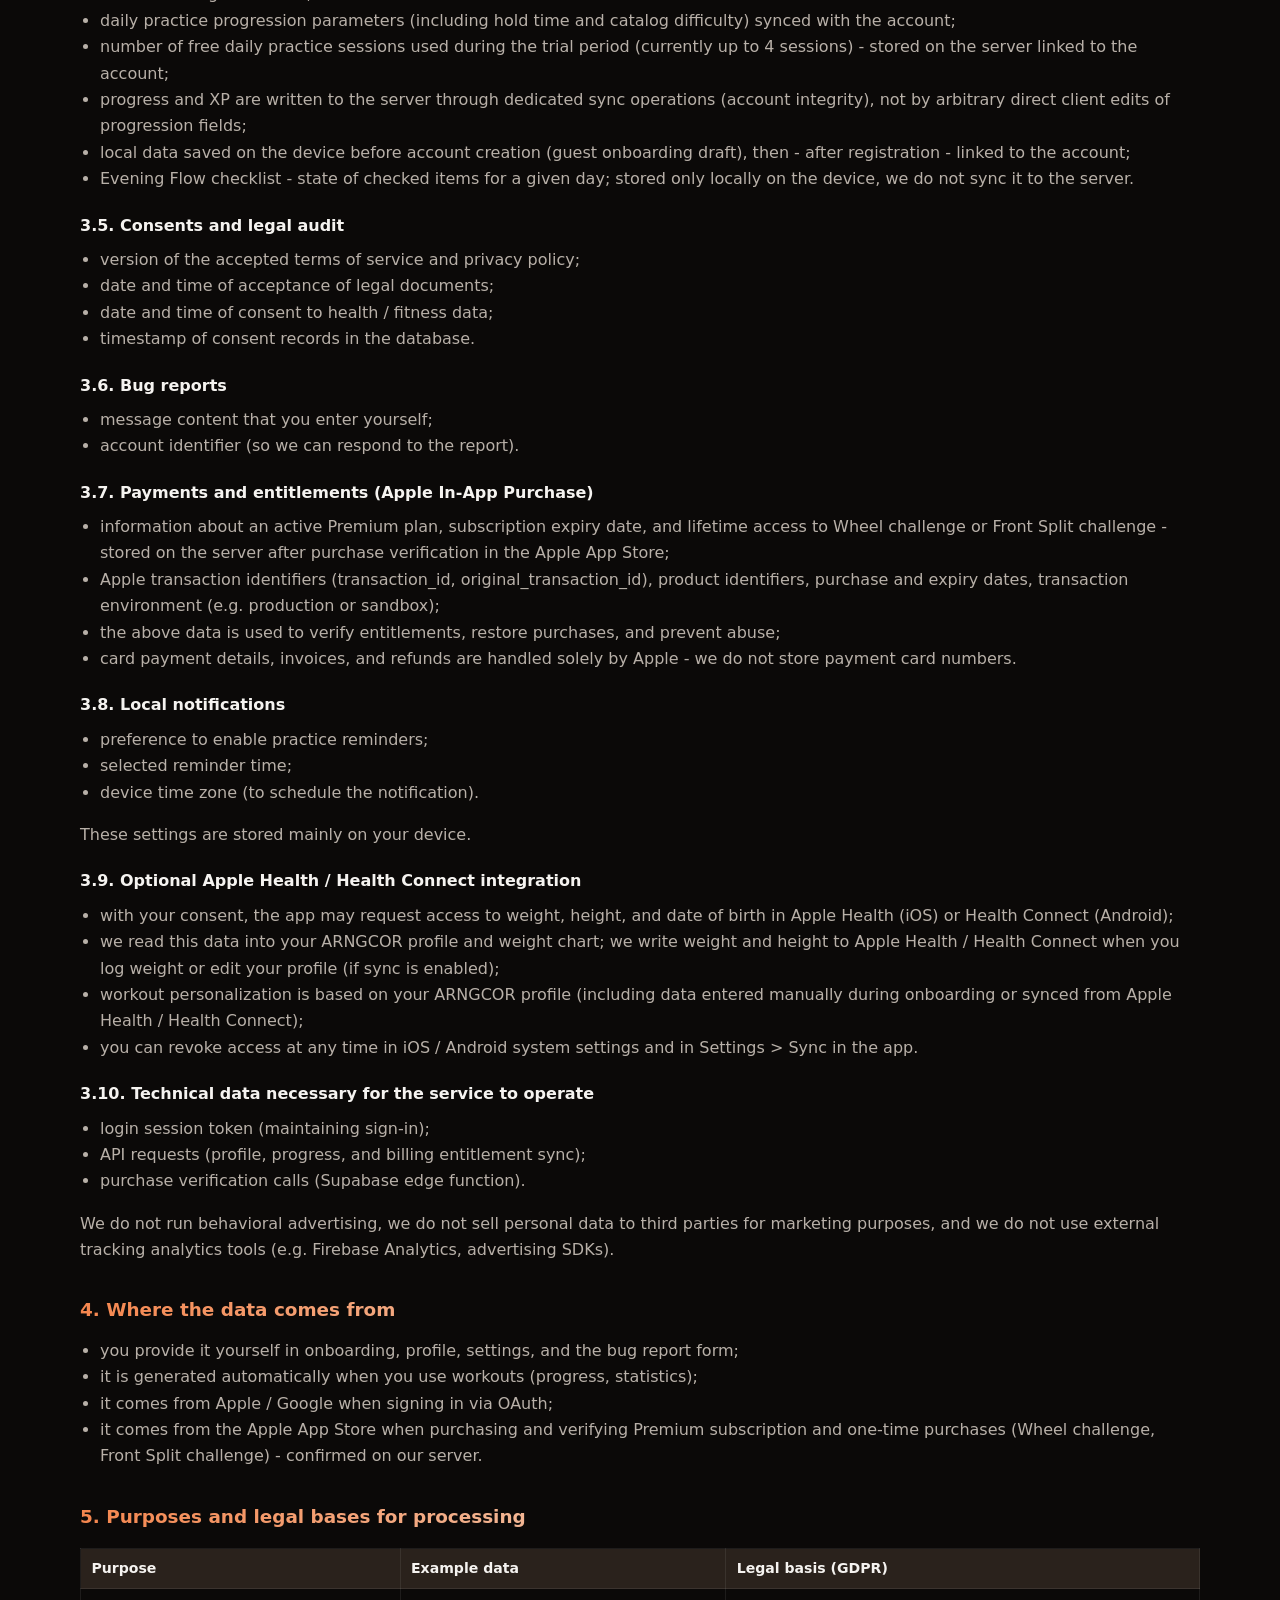
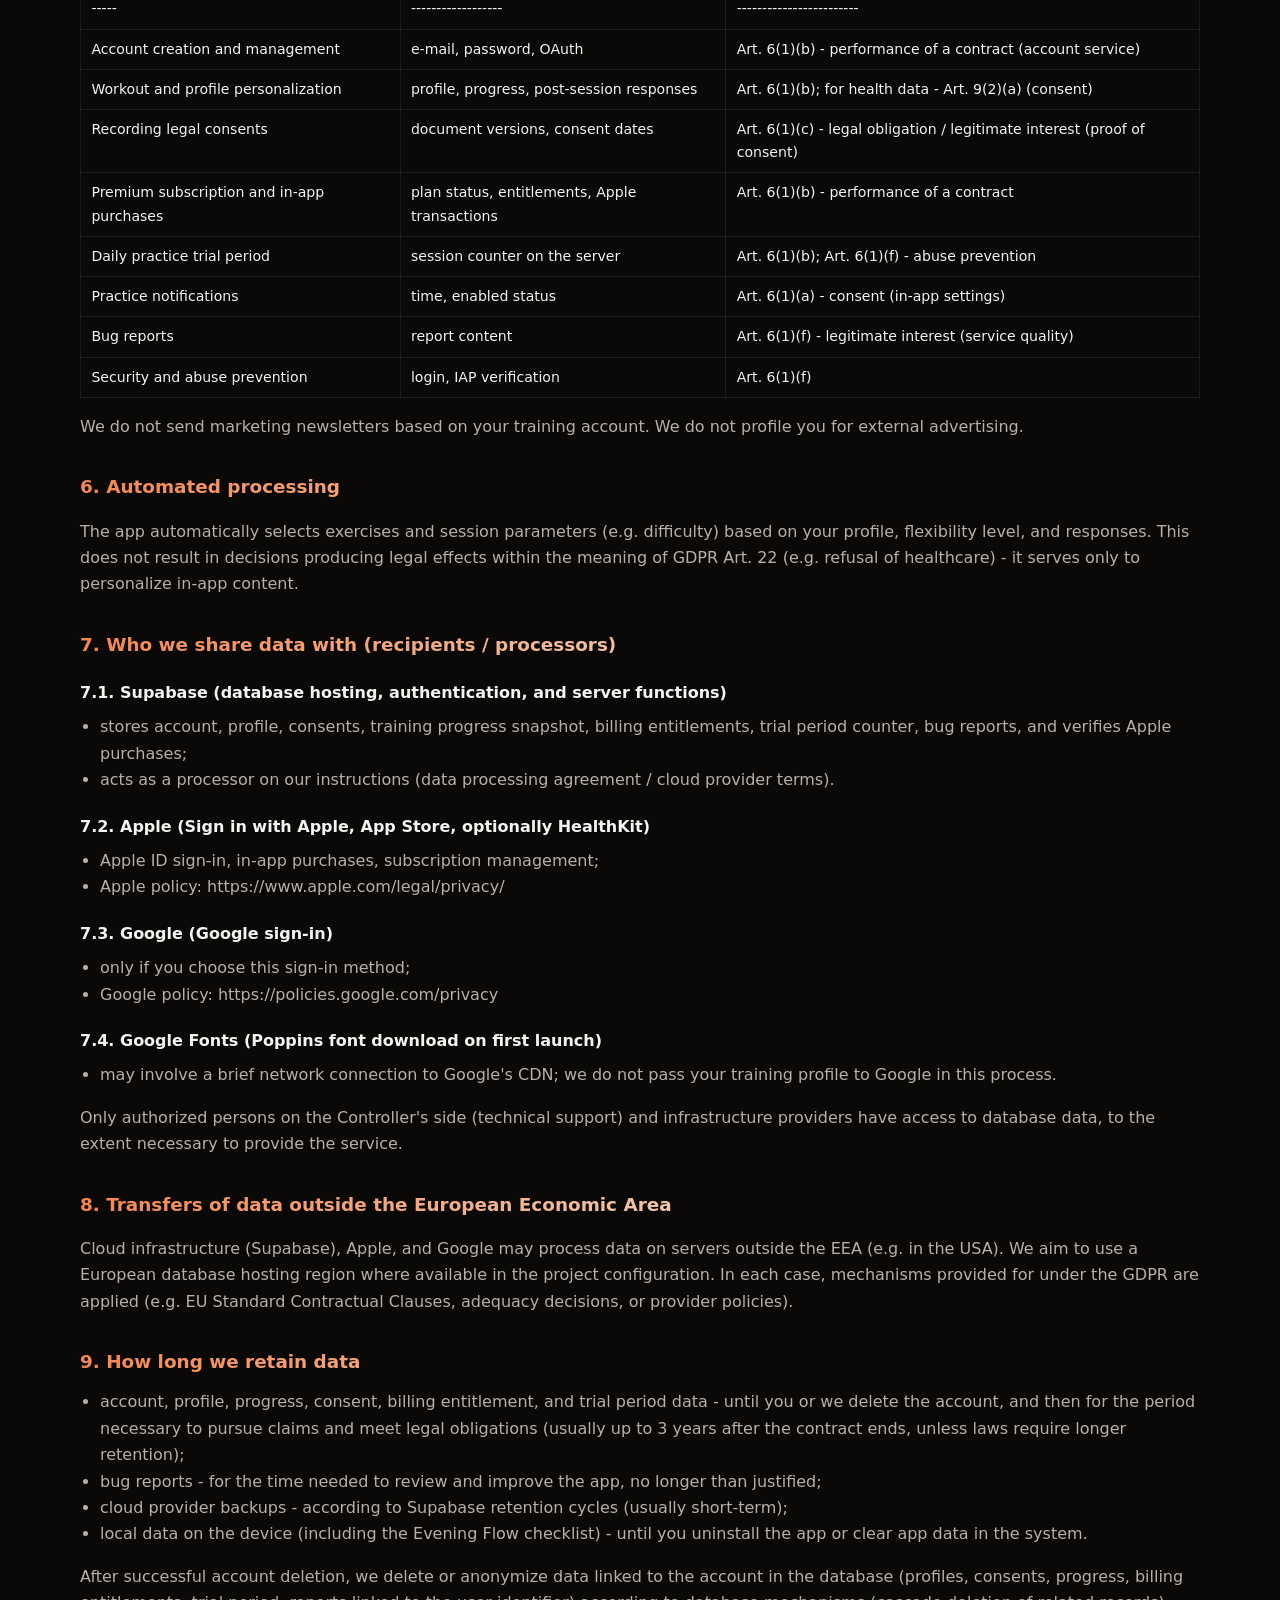
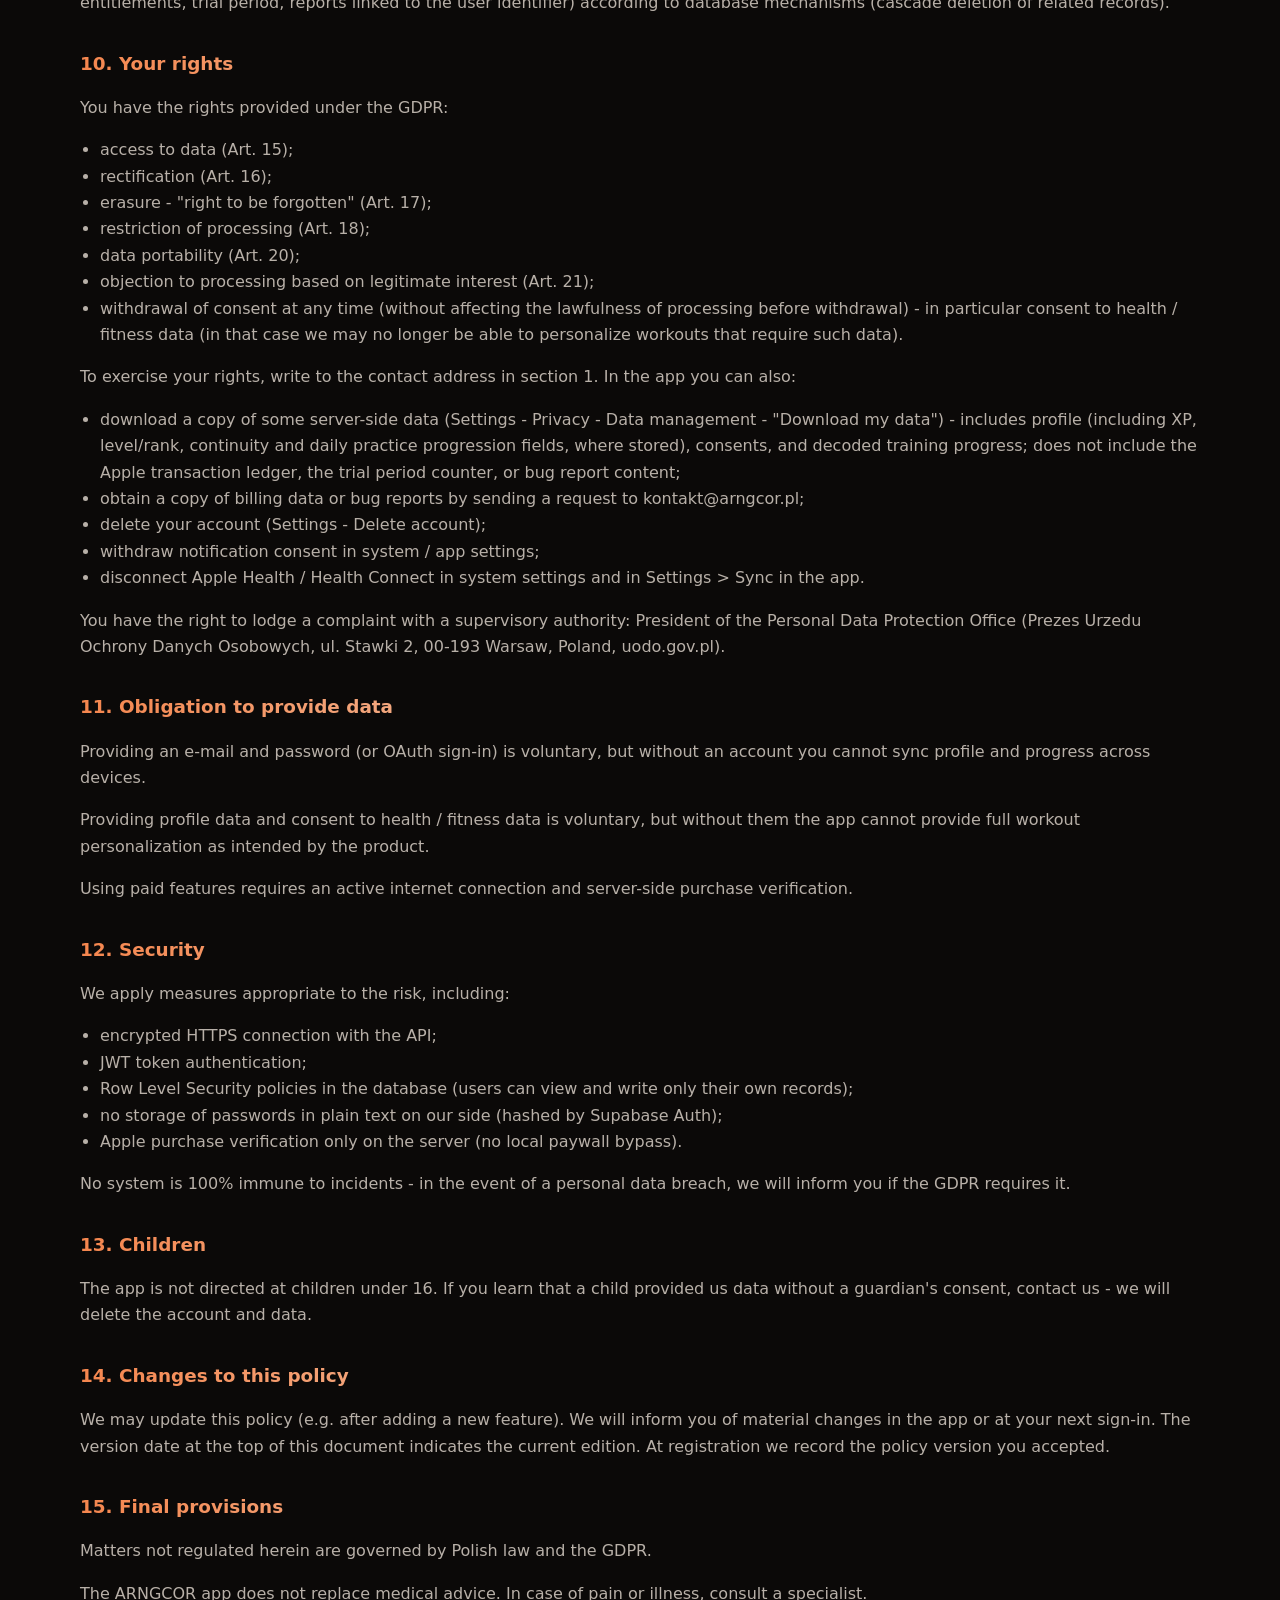
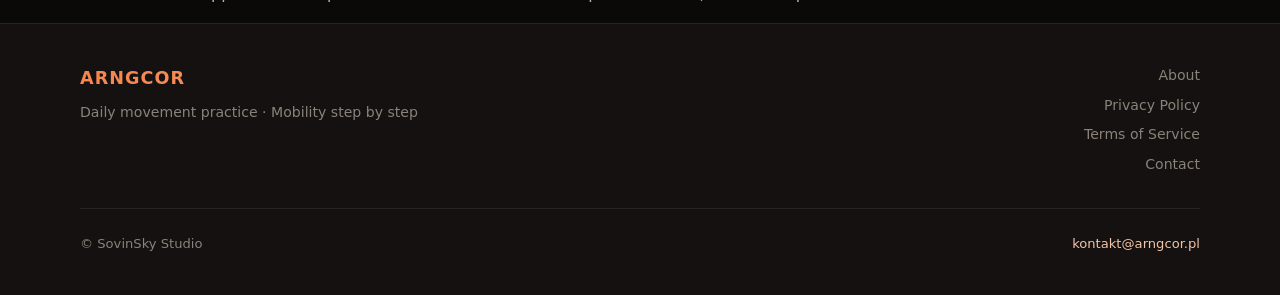
<file: en/privacy-policy.html>
<!DOCTYPE html>
<html lang="en">
<head>
  <meta charset="utf-8">
  <meta name="viewport" content="width=device-width, initial-scale=1">
  <title>Privacy Policy - ARNGCOR</title>
  <meta name="description" content="ARNGCOR app privacy policy - information on data processing, GDPR, user accounts, and Premium subscriptions.">
  <meta name="keywords" content="ARNGCOR, mobility app, stretching, yoga, wheel challenge, front split challenge, iOS app, SovinSky Studio">
  <meta name="author" content="SovinSky Studio">
  <meta name="robots" content="index, follow, max-image-preview:large, max-snippet:-1, max-video-preview:-1">
  <meta name="theme-color" content="#1a1512">
  <link rel="canonical" href="https://arngcor.pl/en/privacy-policy.html">
  <link rel="alternate" hreflang="pl" href="https://arngcor.pl/polityka-prywatnosci.html">
  <link rel="alternate" hreflang="en" href="https://arngcor.pl/en/privacy-policy.html">
  <link rel="alternate" hreflang="x-default" href="https://arngcor.pl/en/privacy-policy.html">
  <link rel="icon" href="/images/favicon-32x32.png" sizes="32x32" type="image/png">
  <link rel="apple-touch-icon" href="/images/apple-touch-icon.png">
  <link rel="manifest" href="/site.webmanifest">
  <meta property="og:type" content="website">
  <meta property="og:site_name" content="ARNGCOR">
  <meta property="og:locale" content="en_US">
  <meta property="og:title" content="Privacy Policy - ARNGCOR">
  <meta property="og:description" content="ARNGCOR app privacy policy - information on data processing, GDPR, user accounts, and Premium subscriptions.">
  <meta property="og:url" content="https://arngcor.pl/en/privacy-policy.html">
  <meta property="og:image" content="https://arngcor.pl/images/app-home-en.png">
  <meta property="og:image:width" content="499">
  <meta property="og:image:height" content="1024">
  <meta property="og:image:alt" content="ARNGCOR mobile app screen">
  <meta name="twitter:card" content="summary_large_image">
  <meta name="twitter:title" content="Privacy Policy - ARNGCOR">
  <meta name="twitter:description" content="ARNGCOR app privacy policy - information on data processing, GDPR, user accounts, and Premium subscriptions.">
  <meta name="twitter:image" content="https://arngcor.pl/images/app-home-en.png">
  <script type="application/ld+json">{"@context":"https://schema.org","@type":"WebPage","name":"Privacy Policy - ARNGCOR","url":"https://arngcor.pl/en/privacy-policy.html","description":"ARNGCOR app privacy policy - information on data processing, GDPR, user accounts, and Premium subscriptions.","inLanguage":"en-US","isPartOf":{"@type":"WebSite","name":"ARNGCOR","url":"https://arngcor.pl"}}</script>

  <link rel="stylesheet" href="/css/site.css">
  <script src="/js/i18n.js"></script>
</head>
<body>
  <header class="site-header">
    <div class="wrap header-inner">
      <a class="brand brand-gradient" href="index.html">ARNGCOR</a>
      <div class="header-actions">
        <nav class="site-nav" aria-label="Main">
          <a href="index.html" class="nav-link">Home</a>
          <a href="about.html" class="nav-link">About</a>
          <a href="privacy-policy.html" class="nav-link is-active">Privacy Policy</a>
          <a href="terms-of-service.html" class="nav-link">Terms of Service</a>
        </nav>
        <div class="lang-switch" role="group" aria-label="Language">
          <button type="button" data-lang="pl" class="">PL</button>
          <button type="button" data-lang="en" class="is-active">EN</button>
        </div>
      </div>
    </div>
  </header>

  
  <main class="wrap main-content legal-doc">
    <p>ARNGCOR APP PRIVACY POLICY</p>
<p>Document version: 2026-10-13</p>

<h2>1. Who is the data controller</h2>

<p>The controller of your personal data is Konrad Sowinski, operating a sole proprietorship under the business name &quot;Konrad Sowinski&quot; (hereinafter: &quot;Controller&quot;, &quot;we&quot;), creator of the ARNGCOR mobile application.</p>

<p>Controller contact details for privacy and GDPR matters:</p>
<ul>
<li>name: Konrad Sowinski</li>
<li>tax ID (NIP): 8883147199</li>
<li>e-mail: kontakt@arngcor.pl</li>
</ul>

<h2>2. What this policy covers</h2>

<p>This policy describes how we process personal data in the ARNGCOR mobile application (iOS / Android) - including when creating an account, using workouts, subscriptions, in-app purchases, and privacy settings.</p>

<p>This policy has been prepared with regard to Regulation (EU) 2016/679 of the European Parliament and of the Council (GDPR; in Poland commonly referred to as RODO) and Polish personal data protection laws.</p>

<h2>3. What data we collect</h2>

<p>Depending on how you use the application, we may process:</p>

<h3>3.1. Account and login data</h3>
<ul>
<li>e-mail address;</li>
<li>password (stored only in encrypted form on the authentication provider&#x27;s side);</li>
<li>account identifier (UUID);</li>
<li>Apple or Google sign-in data (OAuth provider identifier, linked to an account in our infrastructure);</li>
<li>optional phone number, if you provide it when signing in with the authentication provider;</li>
<li>account creation date and last login date (technical session metadata).</li>
</ul>

<h3>3.2. Profile and workout personalization</h3>
<ul>
<li>display name (first name / nickname);</li>
<li>wellness goal (e.g. strength and mobility, pain relief, new skills);</li>
<li>flexibility level (in-app test result);</li>
<li>age, height (cm), weight, weight unit, gender (including the option &quot;prefer not to say&quot;);</li>
<li>weight measurement history in the app (dates and values) - mainly on the device; current profile weight may be synced to the server;</li>
<li>type of sport activity;</li>
<li>post-session responses (e.g. perceived difficulty, exercise fit, hold-time preferences).</li>
</ul>

<h3>3.3. Health and fitness data (special category under GDPR Art. 9)</h3>
<ul>
<li>information about stretching level, pain- or mobility-related goals, exercise progress, practice time, completed exercises, challenges (Wheel challenge program, Front Split challenge program), and Pain Relief sequences;</li>
<li>we process the above data only on the basis of your explicit consent given at registration (checkbox in the app) and to the extent necessary to provide the service (adjusting training plans).</li>
</ul>

<h3>3.4. Progress and in-app activity</h3>
<ul>
<li>history of completed exercises (exercise identifier, date, session source);</li>
<li>practice days in the calendar;</li>
<li>total mobility time by day;</li>
<li>progress in Wheel challenge and Front Split challenge (stage, number of sessions, assessment results);</li>
<li>practice experience points (XP), account level, and practice rank derived from completed daily practice sessions - stored on the server in the profile linked to the account;</li>
<li>daily practice continuity data (including last activity UTC day and a pending adjustment flag after a break) used to adapt difficulty and XP after a longer absence;</li>
<li>daily practice progression parameters (including hold time and catalog difficulty) synced with the account;</li>
<li>number of free daily practice sessions used during the trial period (currently up to 4 sessions) - stored on the server linked to the account;</li>
<li>progress and XP are written to the server through dedicated sync operations (account integrity), not by arbitrary direct client edits of progression fields;</li>
<li>local data saved on the device before account creation (guest onboarding draft), then - after registration - linked to the account;</li>
<li>Evening Flow checklist - state of checked items for a given day; stored only locally on the device, we do not sync it to the server.</li>
</ul>

<h3>3.5. Consents and legal audit</h3>
<ul>
<li>version of the accepted terms of service and privacy policy;</li>
<li>date and time of acceptance of legal documents;</li>
<li>date and time of consent to health / fitness data;</li>
<li>timestamp of consent records in the database.</li>
</ul>

<h3>3.6. Bug reports</h3>
<ul>
<li>message content that you enter yourself;</li>
<li>account identifier (so we can respond to the report).</li>
</ul>

<h3>3.7. Payments and entitlements (Apple In-App Purchase)</h3>
<ul>
<li>information about an active Premium plan, subscription expiry date, and lifetime access to Wheel challenge or Front Split challenge - stored on the server after purchase verification in the Apple App Store;</li>
<li>Apple transaction identifiers (transaction_id, original_transaction_id), product identifiers, purchase and expiry dates, transaction environment (e.g. production or sandbox);</li>
<li>the above data is used to verify entitlements, restore purchases, and prevent abuse;</li>
<li>card payment details, invoices, and refunds are handled solely by Apple - we do not store payment card numbers.</li>
</ul>

<h3>3.8. Local notifications</h3>
<ul>
<li>preference to enable practice reminders;</li>
<li>selected reminder time;</li>
<li>device time zone (to schedule the notification).</li>
</ul>
<p>These settings are stored mainly on your device.</p>

<h3>3.9. Optional Apple Health / Health Connect integration</h3>
<ul>
<li>with your consent, the app may request access to weight, height, and date of birth in Apple Health (iOS) or Health Connect (Android);</li>
<li>we read this data into your ARNGCOR profile and weight chart; we write weight and height to Apple Health / Health Connect when you log weight or edit your profile (if sync is enabled);</li>
<li>workout personalization is based on your ARNGCOR profile (including data entered manually during onboarding or synced from Apple Health / Health Connect);</li>
<li>you can revoke access at any time in iOS / Android system settings and in Settings &gt; Sync in the app.</li>
</ul>

<h3>3.10. Technical data necessary for the service to operate</h3>
<ul>
<li>login session token (maintaining sign-in);</li>
<li>API requests (profile, progress, and billing entitlement sync);</li>
<li>purchase verification calls (Supabase edge function).</li>
</ul>

<p>We do not run behavioral advertising, we do not sell personal data to third parties for marketing purposes, and we do not use external tracking analytics tools (e.g. Firebase Analytics, advertising SDKs).</p>

<h2>4. Where the data comes from</h2>

<ul>
<li>you provide it yourself in onboarding, profile, settings, and the bug report form;</li>
<li>it is generated automatically when you use workouts (progress, statistics);</li>
<li>it comes from Apple / Google when signing in via OAuth;</li>
<li>it comes from the Apple App Store when purchasing and verifying Premium subscription and one-time purchases (Wheel challenge, Front Split challenge) - confirmed on our server.</li>
</ul>

<h2>5. Purposes and legal bases for processing</h2>

<table class="legal-table">
<tr><th>Purpose</th><th>Example data</th><th>Legal basis (GDPR)</th></tr>
<tr><td>-----</td><td>------------------</td><td>------------------------</td></tr>
<tr><td>Account creation and management</td><td>e-mail, password, OAuth</td><td>Art. 6(1)(b) - performance of a contract (account service)</td></tr>
<tr><td>Workout and profile personalization</td><td>profile, progress, post-session responses</td><td>Art. 6(1)(b); for health data - Art. 9(2)(a) (consent)</td></tr>
<tr><td>Recording legal consents</td><td>document versions, consent dates</td><td>Art. 6(1)(c) - legal obligation / legitimate interest (proof of consent)</td></tr>
<tr><td>Premium subscription and in-app purchases</td><td>plan status, entitlements, Apple transactions</td><td>Art. 6(1)(b) - performance of a contract</td></tr>
<tr><td>Daily practice trial period</td><td>session counter on the server</td><td>Art. 6(1)(b); Art. 6(1)(f) - abuse prevention</td></tr>
<tr><td>Practice notifications</td><td>time, enabled status</td><td>Art. 6(1)(a) - consent (in-app settings)</td></tr>
<tr><td>Bug reports</td><td>report content</td><td>Art. 6(1)(f) - legitimate interest (service quality)</td></tr>
<tr><td>Security and abuse prevention</td><td>login, IAP verification</td><td>Art. 6(1)(f)</td></tr>
</table>

<p>We do not send marketing newsletters based on your training account. We do not profile you for external advertising.</p>

<h2>6. Automated processing</h2>

<p>The app automatically selects exercises and session parameters (e.g. difficulty) based on your profile, flexibility level, and responses. This does not result in decisions producing legal effects within the meaning of GDPR Art. 22 (e.g. refusal of healthcare) - it serves only to personalize in-app content.</p>

<h2>7. Who we share data with (recipients / processors)</h2>

<h3>7.1. Supabase (database hosting, authentication, and server functions)</h3>
<ul>
<li>stores account, profile, consents, training progress snapshot, billing entitlements, trial period counter, bug reports, and verifies Apple purchases;</li>
<li>acts as a processor on our instructions (data processing agreement / cloud provider terms).</li>
</ul>

<h3>7.2. Apple (Sign in with Apple, App Store, optionally HealthKit)</h3>
<ul>
<li>Apple ID sign-in, in-app purchases, subscription management;</li>
<li>Apple policy: https://www.apple.com/legal/privacy/</li>
</ul>

<h3>7.3. Google (Google sign-in)</h3>
<ul>
<li>only if you choose this sign-in method;</li>
<li>Google policy: https://policies.google.com/privacy</li>
</ul>

<h3>7.4. Google Fonts (Poppins font download on first launch)</h3>
<ul>
<li>may involve a brief network connection to Google&#x27;s CDN; we do not pass your training profile to Google in this process.</li>
</ul>

<p>Only authorized persons on the Controller&#x27;s side (technical support) and infrastructure providers have access to database data, to the extent necessary to provide the service.</p>

<h2>8. Transfers of data outside the European Economic Area</h2>

<p>Cloud infrastructure (Supabase), Apple, and Google may process data on servers outside the EEA (e.g. in the USA). We aim to use a European database hosting region where available in the project configuration. In each case, mechanisms provided for under the GDPR are applied (e.g. EU Standard Contractual Clauses, adequacy decisions, or provider policies).</p>

<h2>9. How long we retain data</h2>

<ul>
<li>account, profile, progress, consent, billing entitlement, and trial period data - until you or we delete the account, and then for the period necessary to pursue claims and meet legal obligations (usually up to 3 years after the contract ends, unless laws require longer retention);</li>
<li>bug reports - for the time needed to review and improve the app, no longer than justified;</li>
<li>cloud provider backups - according to Supabase retention cycles (usually short-term);</li>
<li>local data on the device (including the Evening Flow checklist) - until you uninstall the app or clear app data in the system.</li>
</ul>

<p>After successful account deletion, we delete or anonymize data linked to the account in the database (profiles, consents, progress, billing entitlements, trial period, reports linked to the user identifier) according to database mechanisms (cascade deletion of related records).</p>

<h2>10. Your rights</h2>

<p>You have the rights provided under the GDPR:</p>
<ul>
<li>access to data (Art. 15);</li>
<li>rectification (Art. 16);</li>
<li>erasure - &quot;right to be forgotten&quot; (Art. 17);</li>
<li>restriction of processing (Art. 18);</li>
<li>data portability (Art. 20);</li>
<li>objection to processing based on legitimate interest (Art. 21);</li>
<li>withdrawal of consent at any time (without affecting the lawfulness of processing before withdrawal) - in particular consent to health / fitness data (in that case we may no longer be able to personalize workouts that require such data).</li>
</ul>

<p>To exercise your rights, write to the contact address in section 1. In the app you can also:</p>
<ul>
<li>download a copy of some server-side data (Settings - Privacy - Data management - &quot;Download my data&quot;) - includes profile (including XP, level/rank, continuity and daily practice progression fields, where stored), consents, and decoded training progress; does not include the Apple transaction ledger, the trial period counter, or bug report content;</li>
<li>obtain a copy of billing data or bug reports by sending a request to kontakt@arngcor.pl;</li>
<li>delete your account (Settings - Delete account);</li>
<li>withdraw notification consent in system / app settings;</li>
<li>disconnect Apple Health / Health Connect in system settings and in Settings &gt; Sync in the app.</li>
</ul>

<p>You have the right to lodge a complaint with a supervisory authority: President of the Personal Data Protection Office (Prezes Urzedu Ochrony Danych Osobowych, ul. Stawki 2, 00-193 Warsaw, Poland, uodo.gov.pl).</p>

<h2>11. Obligation to provide data</h2>

<p>Providing an e-mail and password (or OAuth sign-in) is voluntary, but without an account you cannot sync profile and progress across devices.</p>

<p>Providing profile data and consent to health / fitness data is voluntary, but without them the app cannot provide full workout personalization as intended by the product.</p>

<p>Using paid features requires an active internet connection and server-side purchase verification.</p>

<h2>12. Security</h2>

<p>We apply measures appropriate to the risk, including:</p>
<ul>
<li>encrypted HTTPS connection with the API;</li>
<li>JWT token authentication;</li>
<li>Row Level Security policies in the database (users can view and write only their own records);</li>
<li>no storage of passwords in plain text on our side (hashed by Supabase Auth);</li>
<li>Apple purchase verification only on the server (no local paywall bypass).</li>
</ul>

<p>No system is 100% immune to incidents - in the event of a personal data breach, we will inform you if the GDPR requires it.</p>

<h2>13. Children</h2>

<p>The app is not directed at children under 16. If you learn that a child provided us data without a guardian&#x27;s consent, contact us - we will delete the account and data.</p>

<h2>14. Changes to this policy</h2>

<p>We may update this policy (e.g. after adding a new feature). We will inform you of material changes in the app or at your next sign-in. The version date at the top of this document indicates the current edition. At registration we record the policy version you accepted.</p>

<h2>15. Final provisions</h2>

<p>Matters not regulated herein are governed by Polish law and the GDPR.</p>

<p>The ARNGCOR app does not replace medical advice. In case of pain or illness, consult a specialist.</p>
  </main>


  <footer class="site-footer">
    <div class="wrap footer-grid">
      <div>
        <div class="footer-brand brand-gradient">ARNGCOR</div>
        <p class="footer-tagline">Daily movement practice · Mobility step by step</p>
      </div>
      <div class="footer-links">
        <a href="about.html">About</a>
        <a href="privacy-policy.html">Privacy Policy</a>
        <a href="terms-of-service.html">Terms of Service</a>
        <a href="mailto:kontakt@arngcor.pl">Contact</a>
      </div>
    </div>
    <div class="wrap footer-bottom">
      <span>© SovinSky Studio</span>
      <span><a href="mailto:kontakt@arngcor.pl">kontakt@arngcor.pl</a></span>
    </div>
  </footer>

  <script src="/js/site.js" defer></script>
</body>
</html>
</file>
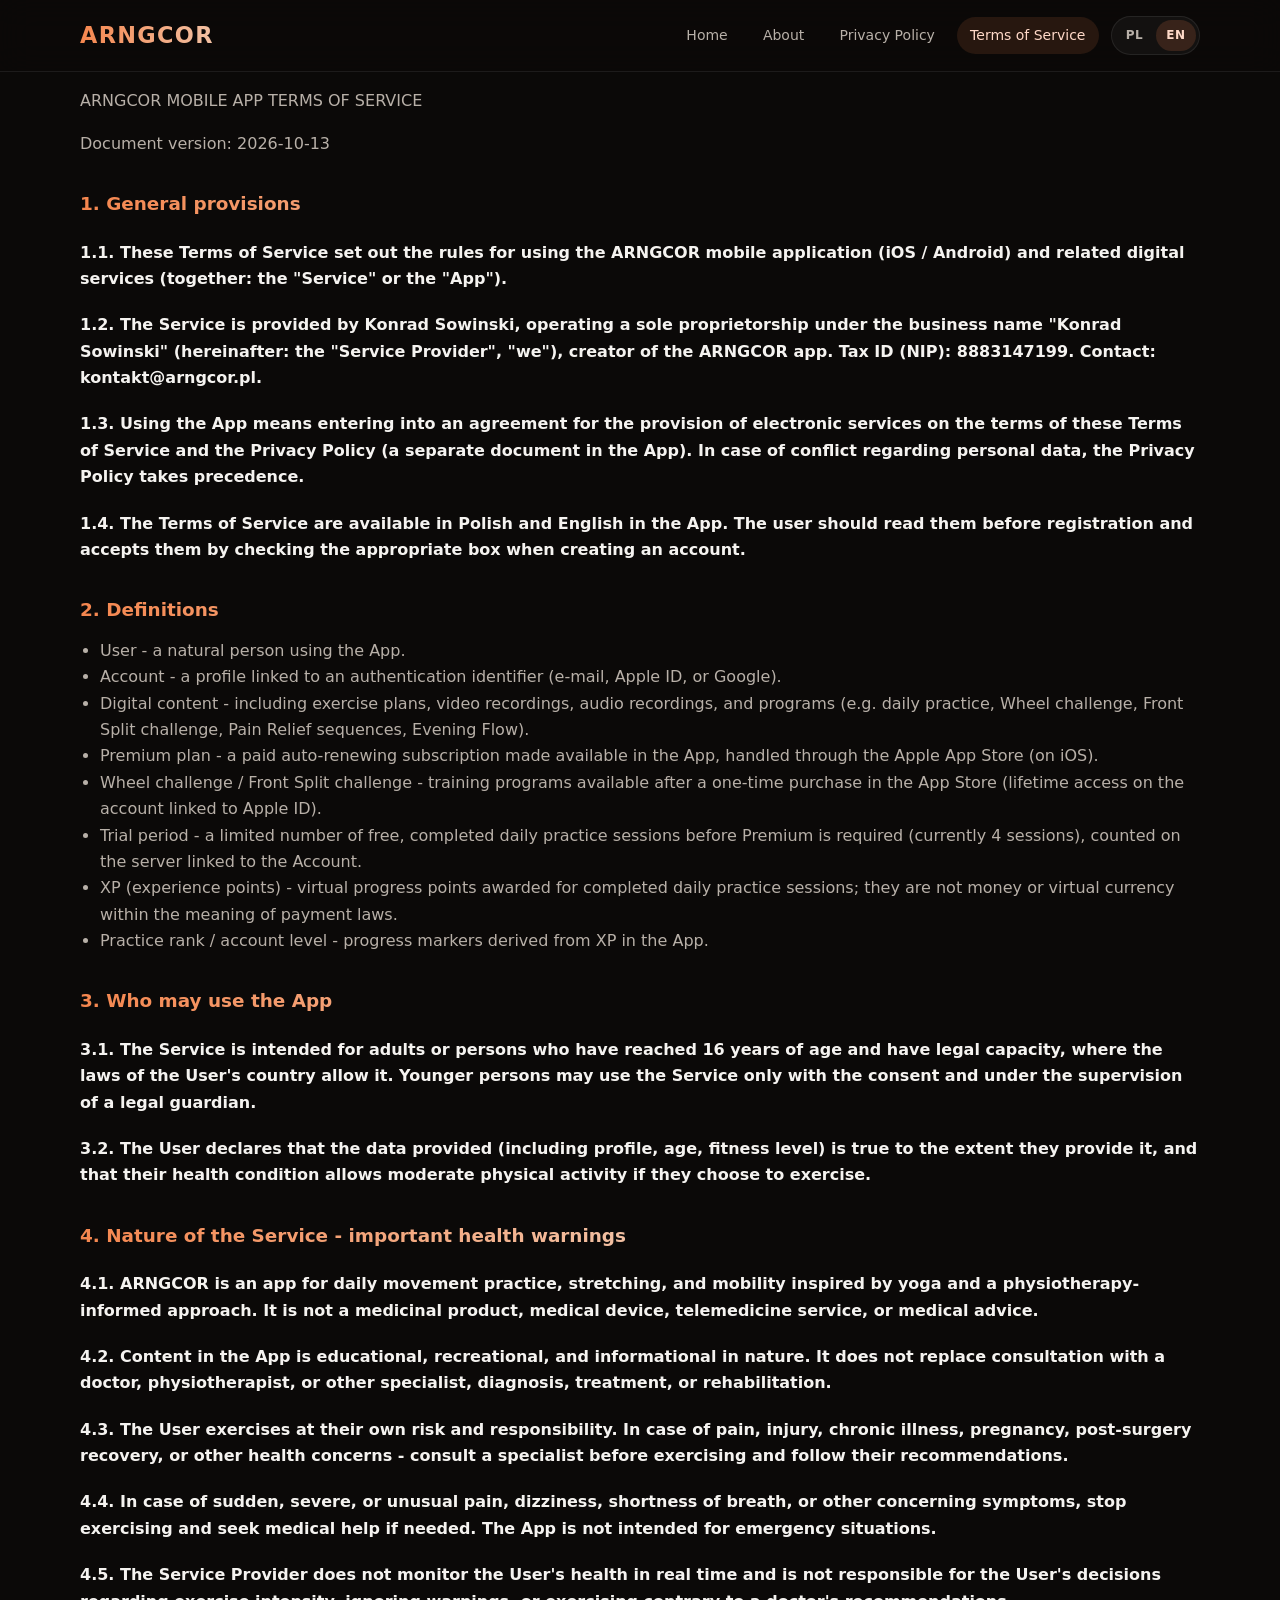
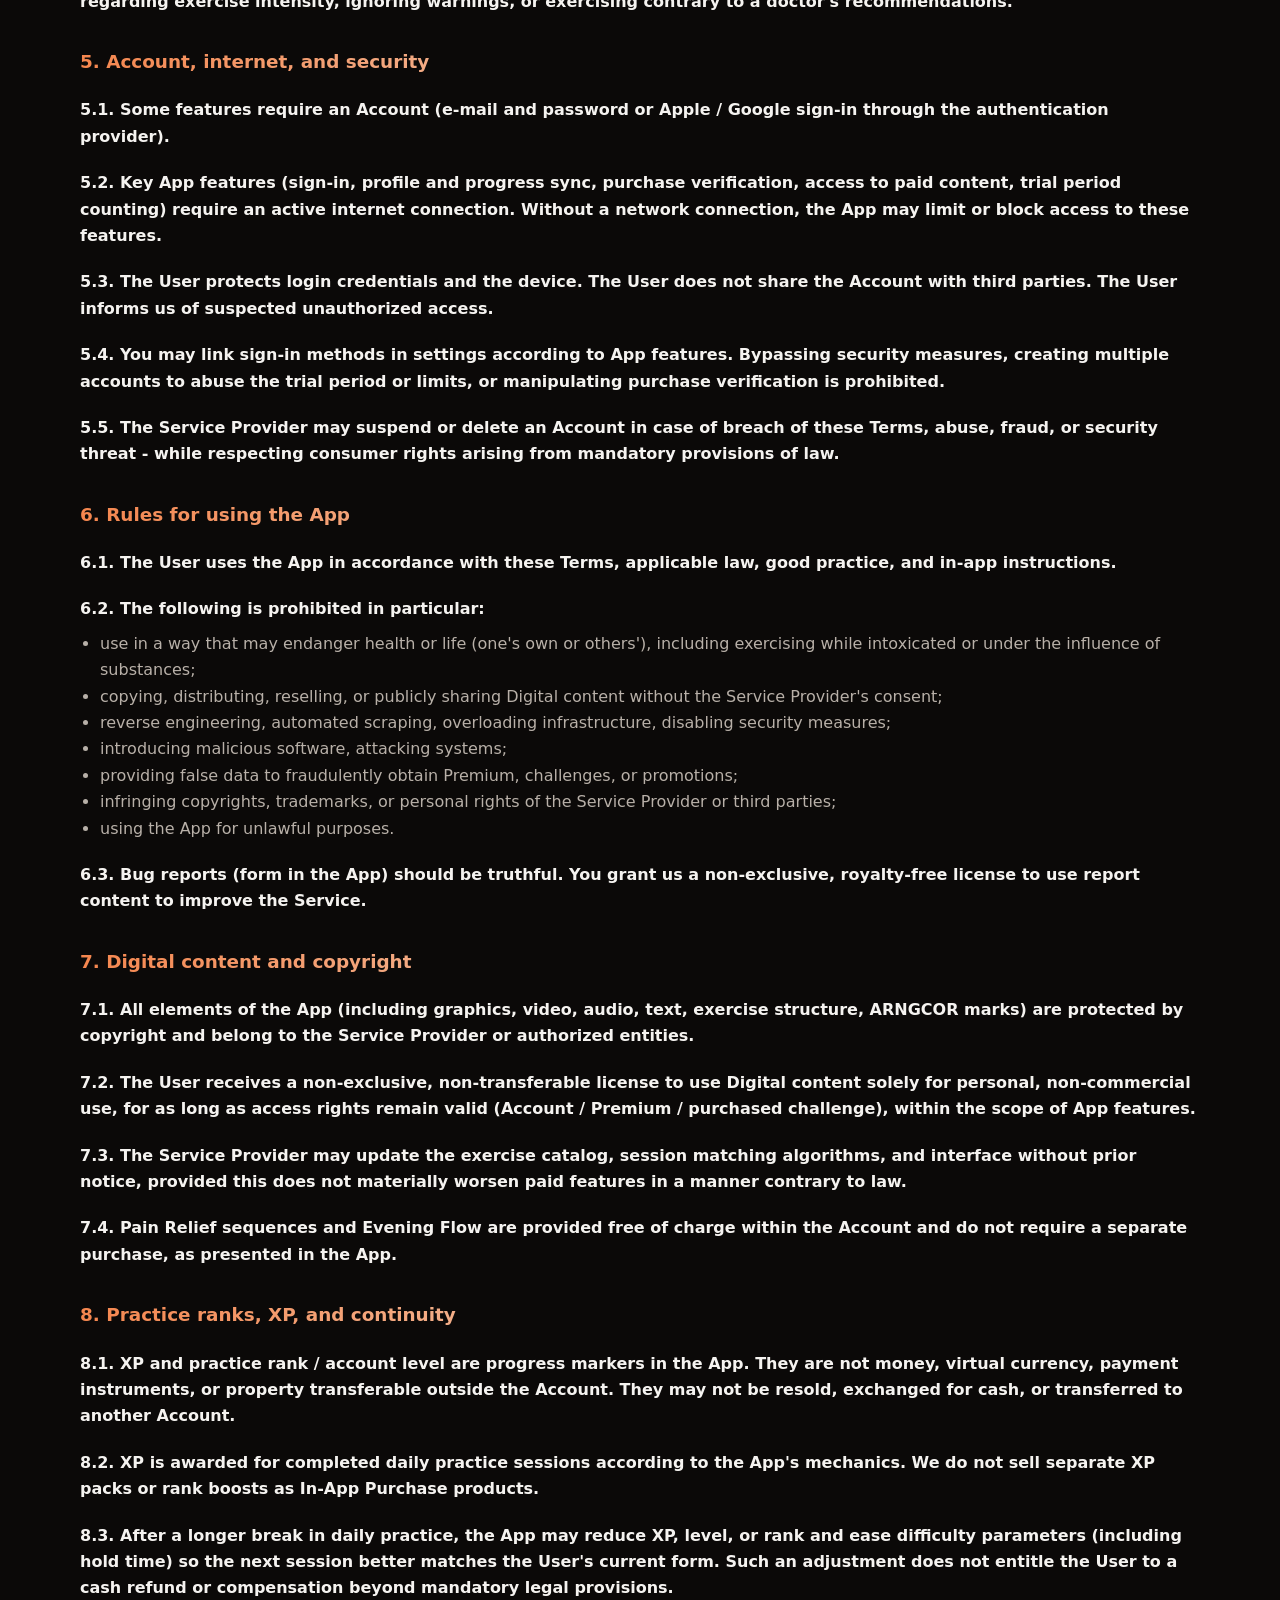
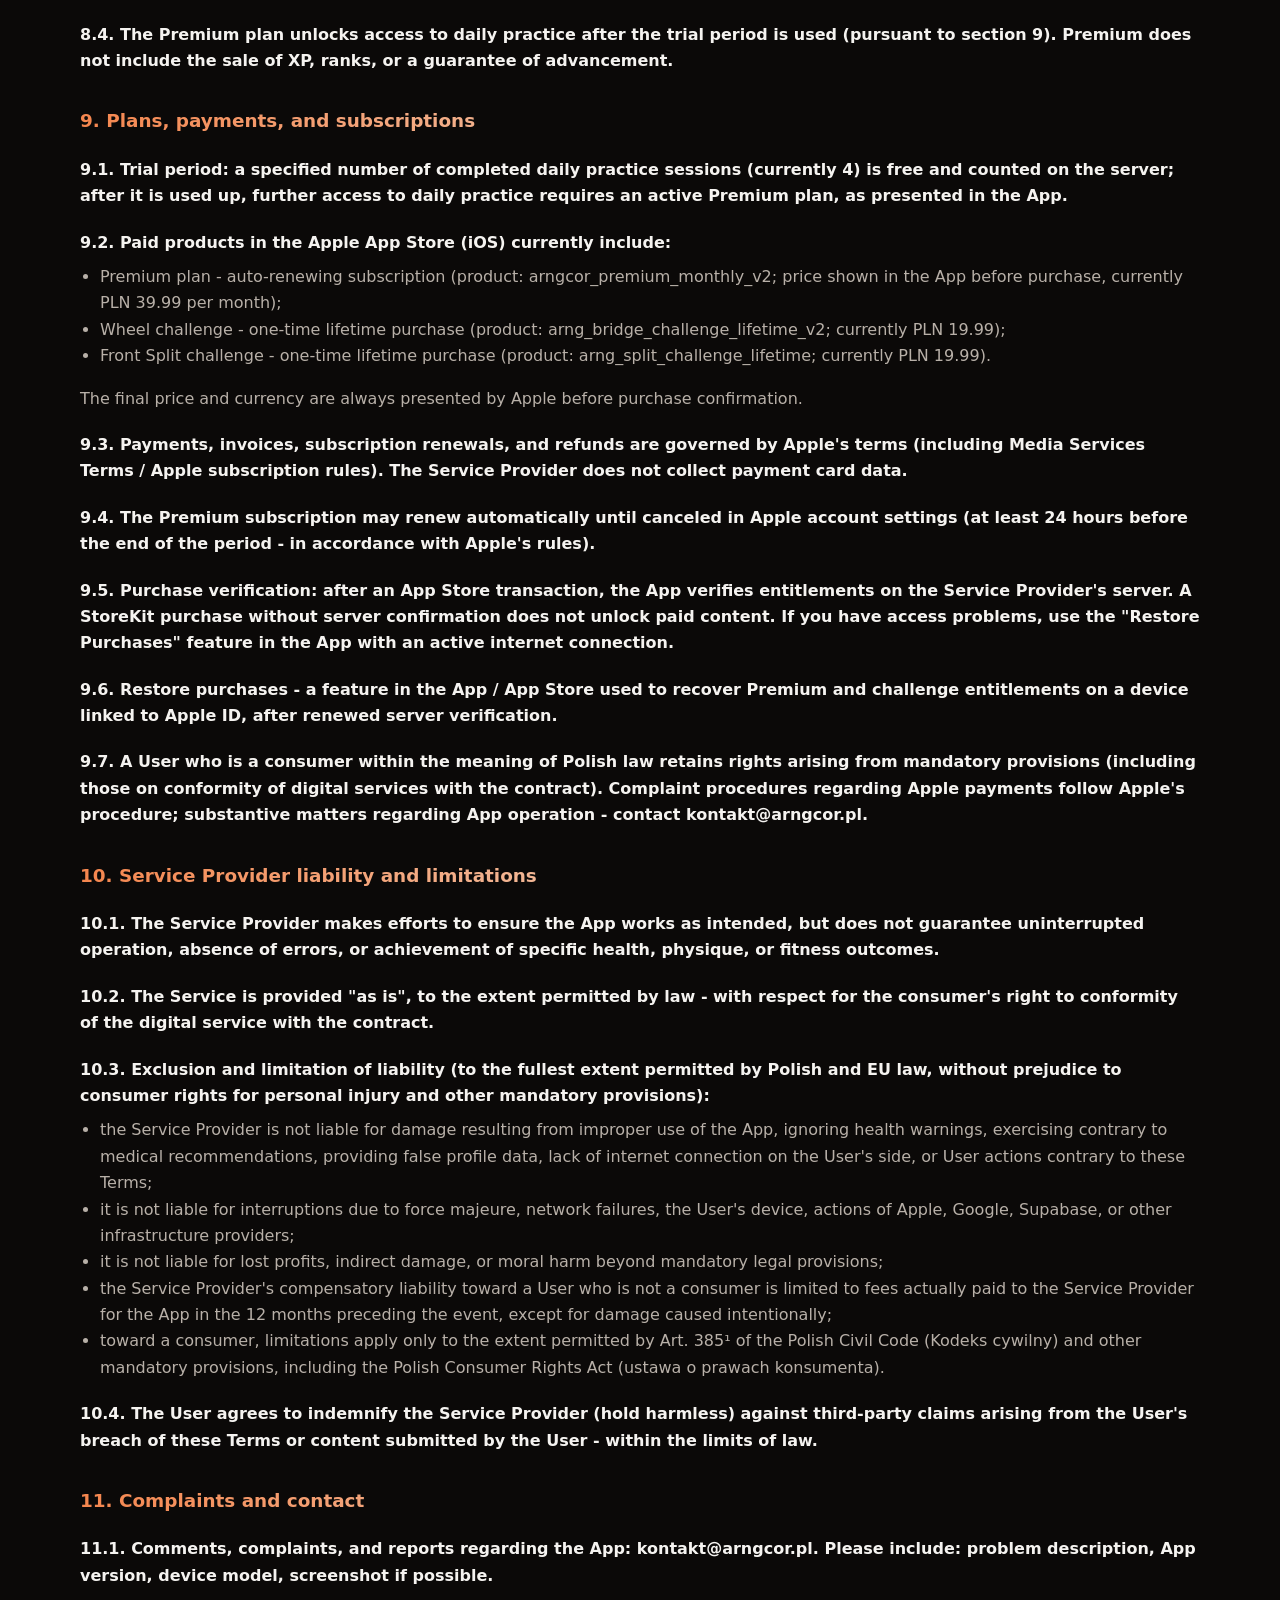
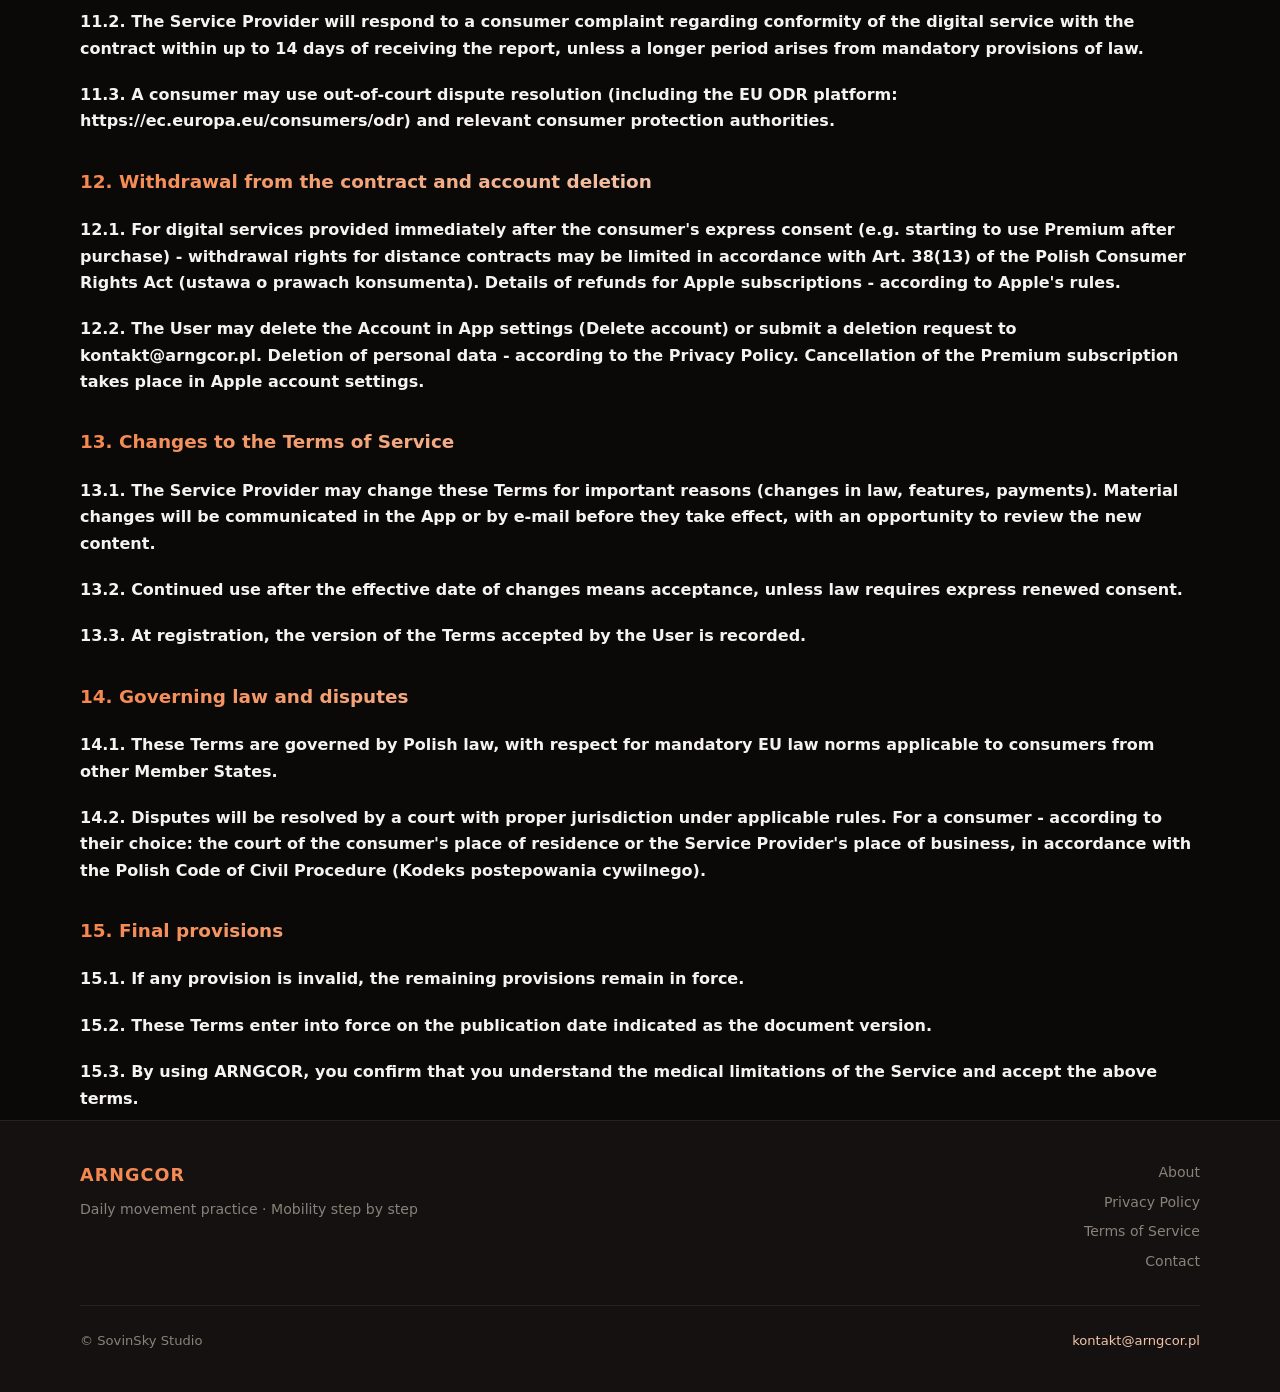
<file: en/terms-of-service.html>
<!DOCTYPE html>
<html lang="en">
<head>
  <meta charset="utf-8">
  <meta name="viewport" content="width=device-width, initial-scale=1">
  <title>Terms of Service - ARNGCOR</title>
  <meta name="description" content="Terms of use for the ARNGCOR mobile app - service rules, subscriptions, Wheel and Front Split challenges, and contact.">
  <meta name="keywords" content="ARNGCOR, mobility app, stretching, yoga, wheel challenge, front split challenge, iOS app, SovinSky Studio">
  <meta name="author" content="SovinSky Studio">
  <meta name="robots" content="index, follow, max-image-preview:large, max-snippet:-1, max-video-preview:-1">
  <meta name="theme-color" content="#1a1512">
  <link rel="canonical" href="https://arngcor.pl/en/terms-of-service.html">
  <link rel="alternate" hreflang="pl" href="https://arngcor.pl/regulamin.html">
  <link rel="alternate" hreflang="en" href="https://arngcor.pl/en/terms-of-service.html">
  <link rel="alternate" hreflang="x-default" href="https://arngcor.pl/en/terms-of-service.html">
  <link rel="icon" href="/images/favicon-32x32.png" sizes="32x32" type="image/png">
  <link rel="apple-touch-icon" href="/images/apple-touch-icon.png">
  <link rel="manifest" href="/site.webmanifest">
  <meta property="og:type" content="website">
  <meta property="og:site_name" content="ARNGCOR">
  <meta property="og:locale" content="en_US">
  <meta property="og:title" content="Terms of Service - ARNGCOR">
  <meta property="og:description" content="Terms of use for the ARNGCOR mobile app - service rules, subscriptions, Wheel and Front Split challenges, and contact.">
  <meta property="og:url" content="https://arngcor.pl/en/terms-of-service.html">
  <meta property="og:image" content="https://arngcor.pl/images/app-home-en.png">
  <meta property="og:image:width" content="499">
  <meta property="og:image:height" content="1024">
  <meta property="og:image:alt" content="ARNGCOR mobile app screen">
  <meta name="twitter:card" content="summary_large_image">
  <meta name="twitter:title" content="Terms of Service - ARNGCOR">
  <meta name="twitter:description" content="Terms of use for the ARNGCOR mobile app - service rules, subscriptions, Wheel and Front Split challenges, and contact.">
  <meta name="twitter:image" content="https://arngcor.pl/images/app-home-en.png">
  <script type="application/ld+json">{"@context":"https://schema.org","@type":"WebPage","name":"Terms of Service - ARNGCOR","url":"https://arngcor.pl/en/terms-of-service.html","description":"Terms of use for the ARNGCOR mobile app - service rules, subscriptions, Wheel and Front Split challenges, and contact.","inLanguage":"en-US","isPartOf":{"@type":"WebSite","name":"ARNGCOR","url":"https://arngcor.pl"}}</script>

  <link rel="stylesheet" href="/css/site.css">
  <script src="/js/i18n.js"></script>
</head>
<body>
  <header class="site-header">
    <div class="wrap header-inner">
      <a class="brand brand-gradient" href="index.html">ARNGCOR</a>
      <div class="header-actions">
        <nav class="site-nav" aria-label="Main">
          <a href="index.html" class="nav-link">Home</a>
          <a href="about.html" class="nav-link">About</a>
          <a href="privacy-policy.html" class="nav-link">Privacy Policy</a>
          <a href="terms-of-service.html" class="nav-link is-active">Terms of Service</a>
        </nav>
        <div class="lang-switch" role="group" aria-label="Language">
          <button type="button" data-lang="pl" class="">PL</button>
          <button type="button" data-lang="en" class="is-active">EN</button>
        </div>
      </div>
    </div>
  </header>

  
  <main class="wrap main-content legal-doc">
    <p>ARNGCOR MOBILE APP TERMS OF SERVICE</p>
<p>Document version: 2026-10-13</p>

<h2>1. General provisions</h2>

<h3>1.1. These Terms of Service set out the rules for using the ARNGCOR mobile application (iOS / Android) and related digital services (together: the &quot;Service&quot; or the &quot;App&quot;).</h3>

<h3>1.2. The Service is provided by Konrad Sowinski, operating a sole proprietorship under the business name &quot;Konrad Sowinski&quot; (hereinafter: the &quot;Service Provider&quot;, &quot;we&quot;), creator of the ARNGCOR app. Tax ID (NIP): 8883147199. Contact: kontakt@arngcor.pl.</h3>

<h3>1.3. Using the App means entering into an agreement for the provision of electronic services on the terms of these Terms of Service and the Privacy Policy (a separate document in the App). In case of conflict regarding personal data, the Privacy Policy takes precedence.</h3>

<h3>1.4. The Terms of Service are available in Polish and English in the App. The user should read them before registration and accepts them by checking the appropriate box when creating an account.</h3>

<h2>2. Definitions</h2>

<ul>
<li>User - a natural person using the App.</li>
<li>Account - a profile linked to an authentication identifier (e-mail, Apple ID, or Google).</li>
<li>Digital content - including exercise plans, video recordings, audio recordings, and programs (e.g. daily practice, Wheel challenge, Front Split challenge, Pain Relief sequences, Evening Flow).</li>
<li>Premium plan - a paid auto-renewing subscription made available in the App, handled through the Apple App Store (on iOS).</li>
<li>Wheel challenge / Front Split challenge - training programs available after a one-time purchase in the App Store (lifetime access on the account linked to Apple ID).</li>
<li>Trial period - a limited number of free, completed daily practice sessions before Premium is required (currently 4 sessions), counted on the server linked to the Account.</li>
<li>XP (experience points) - virtual progress points awarded for completed daily practice sessions; they are not money or virtual currency within the meaning of payment laws.</li>
<li>Practice rank / account level - progress markers derived from XP in the App.</li>
</ul>

<h2>3. Who may use the App</h2>

<h3>3.1. The Service is intended for adults or persons who have reached 16 years of age and have legal capacity, where the laws of the User&#x27;s country allow it. Younger persons may use the Service only with the consent and under the supervision of a legal guardian.</h3>

<h3>3.2. The User declares that the data provided (including profile, age, fitness level) is true to the extent they provide it, and that their health condition allows moderate physical activity if they choose to exercise.</h3>

<h2>4. Nature of the Service - important health warnings</h2>

<h3>4.1. ARNGCOR is an app for daily movement practice, stretching, and mobility inspired by yoga and a physiotherapy-informed approach. It is not a medicinal product, medical device, telemedicine service, or medical advice.</h3>

<h3>4.2. Content in the App is educational, recreational, and informational in nature. It does not replace consultation with a doctor, physiotherapist, or other specialist, diagnosis, treatment, or rehabilitation.</h3>

<h3>4.3. The User exercises at their own risk and responsibility. In case of pain, injury, chronic illness, pregnancy, post-surgery recovery, or other health concerns - consult a specialist before exercising and follow their recommendations.</h3>

<h3>4.4. In case of sudden, severe, or unusual pain, dizziness, shortness of breath, or other concerning symptoms, stop exercising and seek medical help if needed. The App is not intended for emergency situations.</h3>

<h3>4.5. The Service Provider does not monitor the User&#x27;s health in real time and is not responsible for the User&#x27;s decisions regarding exercise intensity, ignoring warnings, or exercising contrary to a doctor&#x27;s recommendations.</h3>

<h2>5. Account, internet, and security</h2>

<h3>5.1. Some features require an Account (e-mail and password or Apple / Google sign-in through the authentication provider).</h3>

<h3>5.2. Key App features (sign-in, profile and progress sync, purchase verification, access to paid content, trial period counting) require an active internet connection. Without a network connection, the App may limit or block access to these features.</h3>

<h3>5.3. The User protects login credentials and the device. The User does not share the Account with third parties. The User informs us of suspected unauthorized access.</h3>

<h3>5.4. You may link sign-in methods in settings according to App features. Bypassing security measures, creating multiple accounts to abuse the trial period or limits, or manipulating purchase verification is prohibited.</h3>

<h3>5.5. The Service Provider may suspend or delete an Account in case of breach of these Terms, abuse, fraud, or security threat - while respecting consumer rights arising from mandatory provisions of law.</h3>

<h2>6. Rules for using the App</h2>

<h3>6.1. The User uses the App in accordance with these Terms, applicable law, good practice, and in-app instructions.</h3>

<h3>6.2. The following is prohibited in particular:</h3>
<ul>
<li>use in a way that may endanger health or life (one&#x27;s own or others&#x27;), including exercising while intoxicated or under the influence of substances;</li>
<li>copying, distributing, reselling, or publicly sharing Digital content without the Service Provider&#x27;s consent;</li>
<li>reverse engineering, automated scraping, overloading infrastructure, disabling security measures;</li>
<li>introducing malicious software, attacking systems;</li>
<li>providing false data to fraudulently obtain Premium, challenges, or promotions;</li>
<li>infringing copyrights, trademarks, or personal rights of the Service Provider or third parties;</li>
<li>using the App for unlawful purposes.</li>
</ul>

<h3>6.3. Bug reports (form in the App) should be truthful. You grant us a non-exclusive, royalty-free license to use report content to improve the Service.</h3>

<h2>7. Digital content and copyright</h2>

<h3>7.1. All elements of the App (including graphics, video, audio, text, exercise structure, ARNGCOR marks) are protected by copyright and belong to the Service Provider or authorized entities.</h3>

<h3>7.2. The User receives a non-exclusive, non-transferable license to use Digital content solely for personal, non-commercial use, for as long as access rights remain valid (Account / Premium / purchased challenge), within the scope of App features.</h3>

<h3>7.3. The Service Provider may update the exercise catalog, session matching algorithms, and interface without prior notice, provided this does not materially worsen paid features in a manner contrary to law.</h3>

<h3>7.4. Pain Relief sequences and Evening Flow are provided free of charge within the Account and do not require a separate purchase, as presented in the App.</h3>

<h2>8. Practice ranks, XP, and continuity</h2>

<h3>8.1. XP and practice rank / account level are progress markers in the App. They are not money, virtual currency, payment instruments, or property transferable outside the Account. They may not be resold, exchanged for cash, or transferred to another Account.</h3>

<h3>8.2. XP is awarded for completed daily practice sessions according to the App&#x27;s mechanics. We do not sell separate XP packs or rank boosts as In-App Purchase products.</h3>

<h3>8.3. After a longer break in daily practice, the App may reduce XP, level, or rank and ease difficulty parameters (including hold time) so the next session better matches the User&#x27;s current form. Such an adjustment does not entitle the User to a cash refund or compensation beyond mandatory legal provisions.</h3>

<h3>8.4. The Premium plan unlocks access to daily practice after the trial period is used (pursuant to section 9). Premium does not include the sale of XP, ranks, or a guarantee of advancement.</h3>

<h2>9. Plans, payments, and subscriptions</h2>

<h3>9.1. Trial period: a specified number of completed daily practice sessions (currently 4) is free and counted on the server; after it is used up, further access to daily practice requires an active Premium plan, as presented in the App.</h3>

<h3>9.2. Paid products in the Apple App Store (iOS) currently include:</h3>
<ul>
<li>Premium plan - auto-renewing subscription (product: arngcor_premium_monthly_v2; price shown in the App before purchase, currently PLN 39.99 per month);</li>
<li>Wheel challenge - one-time lifetime purchase (product: arng_bridge_challenge_lifetime_v2; currently PLN 19.99);</li>
<li>Front Split challenge - one-time lifetime purchase (product: arng_split_challenge_lifetime; currently PLN 19.99).</li>
</ul>
<p>The final price and currency are always presented by Apple before purchase confirmation.</p>

<h3>9.3. Payments, invoices, subscription renewals, and refunds are governed by Apple&#x27;s terms (including Media Services Terms / Apple subscription rules). The Service Provider does not collect payment card data.</h3>

<h3>9.4. The Premium subscription may renew automatically until canceled in Apple account settings (at least 24 hours before the end of the period - in accordance with Apple&#x27;s rules).</h3>

<h3>9.5. Purchase verification: after an App Store transaction, the App verifies entitlements on the Service Provider&#x27;s server. A StoreKit purchase without server confirmation does not unlock paid content. If you have access problems, use the &quot;Restore Purchases&quot; feature in the App with an active internet connection.</h3>

<h3>9.6. Restore purchases - a feature in the App / App Store used to recover Premium and challenge entitlements on a device linked to Apple ID, after renewed server verification.</h3>

<h3>9.7. A User who is a consumer within the meaning of Polish law retains rights arising from mandatory provisions (including those on conformity of digital services with the contract). Complaint procedures regarding Apple payments follow Apple&#x27;s procedure; substantive matters regarding App operation - contact kontakt@arngcor.pl.</h3>

<h2>10. Service Provider liability and limitations</h2>

<h3>10.1. The Service Provider makes efforts to ensure the App works as intended, but does not guarantee uninterrupted operation, absence of errors, or achievement of specific health, physique, or fitness outcomes.</h3>

<h3>10.2. The Service is provided &quot;as is&quot;, to the extent permitted by law - with respect for the consumer&#x27;s right to conformity of the digital service with the contract.</h3>

<h3>10.3. Exclusion and limitation of liability (to the fullest extent permitted by Polish and EU law, without prejudice to consumer rights for personal injury and other mandatory provisions):</h3>
<ul>
<li>the Service Provider is not liable for damage resulting from improper use of the App, ignoring health warnings, exercising contrary to medical recommendations, providing false profile data, lack of internet connection on the User&#x27;s side, or User actions contrary to these Terms;</li>
<li>it is not liable for interruptions due to force majeure, network failures, the User&#x27;s device, actions of Apple, Google, Supabase, or other infrastructure providers;</li>
<li>it is not liable for lost profits, indirect damage, or moral harm beyond mandatory legal provisions;</li>
<li>the Service Provider&#x27;s compensatory liability toward a User who is not a consumer is limited to fees actually paid to the Service Provider for the App in the 12 months preceding the event, except for damage caused intentionally;</li>
<li>toward a consumer, limitations apply only to the extent permitted by Art. 385¹ of the Polish Civil Code (Kodeks cywilny) and other mandatory provisions, including the Polish Consumer Rights Act (ustawa o prawach konsumenta).</li>
</ul>

<h3>10.4. The User agrees to indemnify the Service Provider (hold harmless) against third-party claims arising from the User&#x27;s breach of these Terms or content submitted by the User - within the limits of law.</h3>

<h2>11. Complaints and contact</h2>

<h3>11.1. Comments, complaints, and reports regarding the App: kontakt@arngcor.pl. Please include: problem description, App version, device model, screenshot if possible.</h3>

<h3>11.2. The Service Provider will respond to a consumer complaint regarding conformity of the digital service with the contract within up to 14 days of receiving the report, unless a longer period arises from mandatory provisions of law.</h3>

<h3>11.3. A consumer may use out-of-court dispute resolution (including the EU ODR platform: https://ec.europa.eu/consumers/odr) and relevant consumer protection authorities.</h3>

<h2>12. Withdrawal from the contract and account deletion</h2>

<h3>12.1. For digital services provided immediately after the consumer&#x27;s express consent (e.g. starting to use Premium after purchase) - withdrawal rights for distance contracts may be limited in accordance with Art. 38(13) of the Polish Consumer Rights Act (ustawa o prawach konsumenta). Details of refunds for Apple subscriptions - according to Apple&#x27;s rules.</h3>

<h3>12.2. The User may delete the Account in App settings (Delete account) or submit a deletion request to kontakt@arngcor.pl. Deletion of personal data - according to the Privacy Policy. Cancellation of the Premium subscription takes place in Apple account settings.</h3>

<h2>13. Changes to the Terms of Service</h2>

<h3>13.1. The Service Provider may change these Terms for important reasons (changes in law, features, payments). Material changes will be communicated in the App or by e-mail before they take effect, with an opportunity to review the new content.</h3>

<h3>13.2. Continued use after the effective date of changes means acceptance, unless law requires express renewed consent.</h3>

<h3>13.3. At registration, the version of the Terms accepted by the User is recorded.</h3>

<h2>14. Governing law and disputes</h2>

<h3>14.1. These Terms are governed by Polish law, with respect for mandatory EU law norms applicable to consumers from other Member States.</h3>

<h3>14.2. Disputes will be resolved by a court with proper jurisdiction under applicable rules. For a consumer - according to their choice: the court of the consumer&#x27;s place of residence or the Service Provider&#x27;s place of business, in accordance with the Polish Code of Civil Procedure (Kodeks postepowania cywilnego).</h3>

<h2>15. Final provisions</h2>

<h3>15.1. If any provision is invalid, the remaining provisions remain in force.</h3>

<h3>15.2. These Terms enter into force on the publication date indicated as the document version.</h3>

<h3>15.3. By using ARNGCOR, you confirm that you understand the medical limitations of the Service and accept the above terms.</h3>
  </main>


  <footer class="site-footer">
    <div class="wrap footer-grid">
      <div>
        <div class="footer-brand brand-gradient">ARNGCOR</div>
        <p class="footer-tagline">Daily movement practice · Mobility step by step</p>
      </div>
      <div class="footer-links">
        <a href="about.html">About</a>
        <a href="privacy-policy.html">Privacy Policy</a>
        <a href="terms-of-service.html">Terms of Service</a>
        <a href="mailto:kontakt@arngcor.pl">Contact</a>
      </div>
    </div>
    <div class="wrap footer-bottom">
      <span>© SovinSky Studio</span>
      <span><a href="mailto:kontakt@arngcor.pl">kontakt@arngcor.pl</a></span>
    </div>
  </footer>

  <script src="/js/site.js" defer></script>
</body>
</html>
</file>
<file: css/site.css>
:root {
  --bg-deep: #0b0908;
  --bg: #141110;
  --bg-elevated: #1f1915;
  --surface: #2a221c;
  --surface-hover: #332a23;
  --text: #f5f3f0;
  --text-secondary: #b8b0a8;
  --muted: #8a827a;
  --accent: #f5864e;
  --accent-light: #f2c4a8;
  --accent-peach: #ffd9c8;
  --accent-glow: rgba(245, 134, 78, 0.35);
  --gradient-brand: linear-gradient(90deg, #f5864e 0%, #f2c4a8 52%, #ffd9c8 100%);
  --gradient-heading: linear-gradient(135deg, #ffffff 0%, #f2c4a8 45%, #f5864e 100%);
  --gradient-hero: radial-gradient(ellipse 80% 60% at 70% 20%, rgba(245, 134, 78, 0.18) 0%, transparent 55%),
    radial-gradient(ellipse 60% 50% at 20% 80%, rgba(242, 196, 168, 0.1) 0%, transparent 50%),
    linear-gradient(180deg, #141110 0%, #0b0908 100%);
  --border: rgba(255, 255, 255, 0.08);
  --border-strong: rgba(245, 134, 78, 0.25);
  --shadow-card: 0 4px 24px rgba(0, 0, 0, 0.35);
  --shadow-glow: 0 8px 40px rgba(245, 134, 78, 0.12);
  --radius: 20px;
  --radius-sm: 14px;
  --max: 1120px;
  --font: "Inter", system-ui, -apple-system, "Segoe UI", Roboto, sans-serif;
  --ease: cubic-bezier(0.22, 1, 0.36, 1);
}

*,
*::before,
*::after {
  box-sizing: border-box;
}

html {
  scroll-behavior: smooth;
}

body {
  margin: 0;
  min-height: 100vh;
  font-family: var(--font);
  font-size: 16px;
  line-height: 1.65;
  color: var(--text);
  background: var(--bg-deep);
  display: flex;
  flex-direction: column;
  -webkit-font-smoothing: antialiased;
}

img,
svg {
  display: block;
  max-width: 100%;
}

a {
  color: var(--accent-light);
  text-decoration: none;
  transition: color 0.2s var(--ease);
}

a:hover {
  color: var(--accent-peach);
}

.wrap {
  width: min(100% - 2.5rem, var(--max));
  margin-inline: auto;
}

.wrap-wide {
  width: min(100% - 2.5rem, 1240px);
  margin-inline: auto;
}

/* ── Brand gradient ── */

.brand-gradient {
  background: var(--gradient-brand);
  background-size: 200% 100%;
  -webkit-background-clip: text;
  background-clip: text;
  -webkit-text-fill-color: transparent;
  animation: brand-shimmer 8s ease-in-out infinite;
}

.text-gradient {
  background: var(--gradient-heading);
  -webkit-background-clip: text;
  background-clip: text;
  -webkit-text-fill-color: transparent;
}

@keyframes brand-shimmer {
  0%, 100% { background-position: 0% 50%; }
  50% { background-position: 100% 50%; }
}

/* ── Header ── */

.site-header {
  position: sticky;
  top: 0;
  z-index: 100;
  border-bottom: 1px solid var(--border);
  background: rgba(11, 9, 8, 0.82);
  backdrop-filter: blur(16px) saturate(1.2);
}

.header-inner {
  display: flex;
  align-items: center;
  justify-content: space-between;
  gap: 1rem;
  padding: 1rem 0;
  flex-wrap: wrap;
}

.brand {
  font-size: 1.4rem;
  font-weight: 800;
  letter-spacing: 0.06em;
  text-decoration: none;
}

.site-nav {
  display: flex;
  flex-wrap: wrap;
  gap: 0.25rem 0.5rem;
}

.nav-link {
  color: var(--text-secondary);
  font-size: 0.875rem;
  font-weight: 500;
  text-decoration: none;
  padding: 0.45rem 0.85rem;
  border-radius: 999px;
  transition: color 0.2s, background 0.2s;
}

.nav-link:hover {
  color: var(--text);
  background: rgba(255, 255, 255, 0.06);
  text-decoration: none;
}

.nav-link.is-active {
  color: var(--accent-peach);
  background: rgba(245, 134, 78, 0.12);
}

.header-actions {
  display: flex;
  align-items: center;
  gap: 0.75rem;
  flex-wrap: wrap;
}

.lang-switch {
  display: inline-flex;
  align-items: center;
  gap: 0.15rem;
  padding: 0.2rem;
  border-radius: 999px;
  border: 1px solid var(--border);
  background: rgba(255, 255, 255, 0.04);
}

.lang-switch button {
  appearance: none;
  border: 0;
  background: transparent;
  color: var(--text-secondary);
  font: inherit;
  font-size: 0.75rem;
  font-weight: 600;
  letter-spacing: 0.04em;
  padding: 0.35rem 0.65rem;
  border-radius: 999px;
  cursor: pointer;
  transition: color 0.2s, background 0.2s;
}

.lang-switch button:hover {
  color: var(--text);
}

.lang-switch button.is-active {
  color: var(--accent-peach);
  background: rgba(245, 134, 78, 0.16);
}

.lang-switch button:focus-visible {
  outline: 2px solid var(--accent);
  outline-offset: 2px;
}

/* ── Hero ── */

.hero-section {
  position: relative;
  overflow: hidden;
  background: var(--gradient-hero);
  padding: clamp(3rem, 8vw, 5.5rem) 0 clamp(4rem, 10vw, 6rem);
}

.hero-glow {
  position: absolute;
  border-radius: 50%;
  filter: blur(80px);
  pointer-events: none;
  animation: glow-pulse 10s ease-in-out infinite;
}

.hero-glow--1 {
  width: 420px;
  height: 420px;
  background: rgba(245, 134, 78, 0.15);
  top: -120px;
  right: 10%;
}

.hero-glow--2 {
  width: 300px;
  height: 300px;
  background: rgba(242, 196, 168, 0.1);
  bottom: -80px;
  left: 5%;
  animation-delay: -5s;
}

@keyframes glow-pulse {
  0%, 100% { opacity: 0.7; transform: scale(1); }
  50% { opacity: 1; transform: scale(1.08); }
}

.hero-grid {
  display: grid;
  grid-template-columns: 1fr 1fr;
  gap: clamp(2rem, 5vw, 4rem);
  align-items: center;
}

.hero-copy {
  position: relative;
  z-index: 1;
}

.hero-eyebrow {
  display: inline-flex;
  align-items: center;
  gap: 0.5rem;
  padding: 0.4rem 0.9rem;
  margin-bottom: 1.25rem;
  border-radius: 999px;
  border: 1px solid var(--border-strong);
  background: rgba(245, 134, 78, 0.08);
  color: var(--accent-light);
  font-size: 0.8rem;
  font-weight: 600;
  letter-spacing: 0.04em;
  text-transform: uppercase;
}

.hero-eyebrow-dot {
  width: 6px;
  height: 6px;
  border-radius: 50%;
  background: var(--accent);
  box-shadow: 0 0 10px var(--accent-glow);
  animation: pulse-dot 2s ease-in-out infinite;
}

@keyframes pulse-dot {
  0%, 100% { opacity: 1; }
  50% { opacity: 0.4; }
}

.hero-title {
  font-size: clamp(2.25rem, 5.5vw, 3.5rem);
  font-weight: 800;
  line-height: 1.08;
  letter-spacing: -0.03em;
  margin: 0 0 1.25rem;
}

.hero-lead {
  font-size: clamp(1.05rem, 2vw, 1.2rem);
  color: var(--text-secondary);
  max-width: 42ch;
  margin: 0 0 2rem;
  line-height: 1.7;
}

.hero-actions {
  display: flex;
  flex-wrap: wrap;
  gap: 0.85rem;
  align-items: center;
}

.btn {
  display: inline-flex;
  align-items: center;
  justify-content: center;
  gap: 0.5rem;
  padding: 0.85rem 1.5rem;
  border-radius: 999px;
  font-weight: 600;
  font-size: 0.95rem;
  text-decoration: none;
  border: none;
  cursor: pointer;
  transition: transform 0.25s var(--ease), box-shadow 0.25s var(--ease);
}

.btn:hover {
  text-decoration: none;
  transform: translateY(-2px);
}

.btn-primary {
  background: var(--gradient-brand);
  color: #1a1008;
  box-shadow: 0 4px 24px var(--accent-glow);
}

.btn-primary:hover {
  color: #1a1008;
  box-shadow: 0 8px 32px rgba(245, 134, 78, 0.4);
}

.btn-ghost {
  background: rgba(255, 255, 255, 0.05);
  color: var(--text);
  border: 1px solid var(--border);
}

.btn-ghost:hover {
  color: var(--text);
  background: rgba(255, 255, 255, 0.09);
  border-color: var(--border-strong);
}

.hero-visual {
  position: relative;
  z-index: 1;
  display: flex;
  justify-content: center;
}

.phone-frame {
  width: min(100%, 280px);
  height: auto;
  animation: float-phone 6s ease-in-out infinite;
  filter: drop-shadow(0 24px 48px rgba(0, 0, 0, 0.5)) drop-shadow(0 0 60px rgba(245, 134, 78, 0.15));
}

@keyframes float-phone {
  0%, 100% { transform: translateY(0); }
  50% { transform: translateY(-12px); }
}

/* ── Trust strip ── */

.trust-strip {
  border-bottom: 1px solid var(--border);
  background: var(--bg);
  padding: 1.25rem 0;
}

.trust-inner {
  display: flex;
  flex-wrap: wrap;
  justify-content: center;
  gap: 1.5rem 2.5rem;
}

.trust-item {
  display: flex;
  align-items: center;
  gap: 0.6rem;
  color: var(--muted);
  font-size: 0.875rem;
  font-weight: 500;
}

.trust-icon {
  width: 20px;
  height: 20px;
  color: var(--accent);
  flex-shrink: 0;
}

/* ── Sections ── */

.section {
  padding: clamp(3.5rem, 8vw, 5.5rem) 0;
}

.section--alt {
  background: var(--bg);
}

.section-header {
  text-align: center;
  max-width: 640px;
  margin: 0 auto 3rem;
}

.section-label {
  display: inline-block;
  margin-bottom: 0.75rem;
  font-size: 0.78rem;
  font-weight: 700;
  letter-spacing: 0.12em;
  text-transform: uppercase;
  color: var(--accent);
}

.section-title {
  font-size: clamp(1.75rem, 4vw, 2.5rem);
  font-weight: 800;
  letter-spacing: -0.02em;
  margin: 0 0 1rem;
  line-height: 1.15;
}

.section-desc {
  color: var(--text-secondary);
  font-size: 1.05rem;
  margin: 0;
}

/* ── Feature cards ── */

.feature-grid {
  display: grid;
  grid-template-columns: repeat(3, 1fr);
  gap: 1.25rem;
}

.feature-card {
  position: relative;
  padding: 1.75rem 1.5rem;
  border-radius: var(--radius);
  border: 1px solid var(--border);
  background: linear-gradient(160deg, var(--bg-elevated) 0%, rgba(42, 34, 28, 0.6) 100%);
  box-shadow: var(--shadow-card);
  transition: transform 0.35s var(--ease), border-color 0.35s, box-shadow 0.35s;
  overflow: hidden;
}

.feature-card::before {
  content: "";
  position: absolute;
  inset: 0;
  background: radial-gradient(circle at 0% 0%, rgba(245, 134, 78, 0.08) 0%, transparent 55%);
  opacity: 0;
  transition: opacity 0.35s;
}

.feature-card:hover {
  transform: translateY(-6px);
  border-color: var(--border-strong);
  box-shadow: var(--shadow-glow), var(--shadow-card);
}

.feature-card:hover::before {
  opacity: 1;
}

.feature-icon {
  width: 44px;
  height: 44px;
  display: flex;
  align-items: center;
  justify-content: center;
  border-radius: 12px;
  background: rgba(245, 134, 78, 0.12);
  color: var(--accent);
  margin-bottom: 1.15rem;
}

.feature-card h3 {
  margin: 0 0 0.6rem;
  font-size: 1.1rem;
  font-weight: 700;
  color: var(--text);
}

.feature-card p {
  margin: 0;
  font-size: 0.92rem;
  color: var(--text-secondary);
  line-height: 1.6;
}

/* ── Steps ── */

.steps-grid {
  display: grid;
  grid-template-columns: repeat(4, 1fr);
  gap: 1rem;
  counter-reset: step;
}

.step-card {
  position: relative;
  padding: 1.5rem 1.25rem;
  border-radius: var(--radius-sm);
  border: 1px solid var(--border);
  background: var(--bg-elevated);
  text-align: center;
}

.step-card::before {
  counter-increment: step;
  content: counter(step, decimal-leading-zero);
  display: block;
  font-size: 2rem;
  font-weight: 800;
  background: var(--gradient-brand);
  -webkit-background-clip: text;
  background-clip: text;
  -webkit-text-fill-color: transparent;
  margin-bottom: 0.75rem;
  line-height: 1;
}

.step-card h3 {
  margin: 0 0 0.5rem;
  font-size: 0.95rem;
  font-weight: 700;
}

.step-card p {
  margin: 0;
  font-size: 0.85rem;
  color: var(--muted);
}

/* ── Challenge highlight ── */

.challenge-row {
  display: grid;
  grid-template-columns: 1fr 1fr;
  gap: 1.25rem;
}

.challenge-card {
  display: flex;
  flex-direction: column;
  padding: 2rem 1.75rem;
  border-radius: var(--radius);
  border: 1px solid var(--border-strong);
  background: linear-gradient(145deg, rgba(245, 134, 78, 0.1) 0%, var(--bg-elevated) 45%);
  box-shadow: var(--shadow-card);
  transition: transform 0.35s var(--ease);
}

.challenge-card:hover {
  transform: translateY(-4px);
}

.challenge-badge {
  align-self: flex-start;
  padding: 0.3rem 0.75rem;
  border-radius: 999px;
  background: rgba(245, 134, 78, 0.18);
  color: var(--accent-light);
  font-size: 0.75rem;
  font-weight: 700;
  letter-spacing: 0.06em;
  text-transform: uppercase;
  margin-bottom: 1rem;
}

.challenge-card h3 {
  margin: 0 0 0.65rem;
  font-size: 1.35rem;
  font-weight: 800;
}

.challenge-card p {
  margin: 0;
  flex: 1;
  color: var(--text-secondary);
  font-size: 0.95rem;
}

/* ── Audience pills ── */

.audience-grid {
  display: grid;
  grid-template-columns: repeat(2, 1fr);
  gap: 1rem;
}

.audience-item {
  display: flex;
  align-items: flex-start;
  gap: 1rem;
  padding: 1.25rem 1.35rem;
  border-radius: var(--radius-sm);
  border: 1px solid var(--border);
  background: var(--surface);
  transition: border-color 0.3s;
}

.audience-item:hover {
  border-color: var(--border-strong);
}

.audience-emoji {
  font-size: 1.5rem;
  line-height: 1;
  flex-shrink: 0;
}

.audience-item h3 {
  margin: 0 0 0.35rem;
  font-size: 0.95rem;
  font-weight: 700;
}

.audience-item p {
  margin: 0;
  font-size: 0.88rem;
  color: var(--muted);
}

/* ── CTA banner ── */

.cta-banner {
  position: relative;
  overflow: hidden;
  margin: 0 auto;
  max-width: var(--max);
  padding: clamp(2.5rem, 5vw, 3.5rem) clamp(1.5rem, 4vw, 3rem);
  border-radius: calc(var(--radius) + 4px);
  border: 1px solid var(--border-strong);
  background: linear-gradient(135deg, rgba(245, 134, 78, 0.15) 0%, var(--bg-elevated) 50%, rgba(242, 196, 168, 0.08) 100%);
  text-align: center;
  box-shadow: var(--shadow-glow);
}

.cta-banner h2 {
  margin: 0 0 0.75rem;
  font-size: clamp(1.5rem, 3.5vw, 2rem);
  font-weight: 800;
}

.cta-banner p {
  margin: 0 auto 1.75rem;
  max-width: 48ch;
  color: var(--text-secondary);
}

.cta-banner-glow {
  position: absolute;
  width: 200px;
  height: 200px;
  border-radius: 50%;
  background: rgba(245, 134, 78, 0.2);
  filter: blur(60px);
  top: -50%;
  left: 50%;
  transform: translateX(-50%);
  pointer-events: none;
}

/* ── Privacy trust ── */

.privacy-card {
  display: grid;
  grid-template-columns: auto 1fr;
  gap: 1.5rem;
  align-items: center;
  padding: 2rem;
  border-radius: var(--radius);
  border: 1px solid var(--border);
  background: var(--bg-elevated);
}

.privacy-icon-wrap {
  width: 64px;
  height: 64px;
  display: flex;
  align-items: center;
  justify-content: center;
  border-radius: 16px;
  background: rgba(245, 134, 78, 0.12);
  color: var(--accent);
}

.privacy-card h3 {
  margin: 0 0 0.5rem;
  font-size: 1.15rem;
}

.privacy-card p {
  margin: 0;
  color: var(--text-secondary);
  font-size: 0.95rem;
}

.privacy-card a {
  font-weight: 600;
}

/* ── Scroll reveal ── */

.reveal {
  opacity: 0;
  transform: translateY(28px);
  transition: opacity 0.7s var(--ease), transform 0.7s var(--ease);
}

.reveal.is-visible {
  opacity: 1;
  transform: translateY(0);
}

.reveal-delay-1 { transition-delay: 0.08s; }
.reveal-delay-2 { transition-delay: 0.16s; }
.reveal-delay-3 { transition-delay: 0.24s; }
.reveal-delay-4 { transition-delay: 0.32s; }
.reveal-delay-5 { transition-delay: 0.4s; }
.reveal-delay-6 { transition-delay: 0.48s; }

/* ── Inner pages ── */

.main-content {
  flex: 1;
}

.page-hero {
  padding: 2.5rem 0 1.5rem;
  text-align: center;
}

.page-hero h1 {
  font-size: clamp(1.75rem, 4vw, 2.25rem);
  font-weight: 800;
  margin: 0 0 0.75rem;
}

.page-hero p {
  color: var(--text-secondary);
  max-width: 52ch;
  margin: 0 auto;
}

.about-block {
  margin-bottom: 2rem;
  padding: 1.75rem;
  border-radius: var(--radius-sm);
  border: 1px solid var(--border);
  background: var(--bg-elevated);
}

.about-block h2 {
  font-size: 1.15rem;
  font-weight: 700;
  margin: 0 0 0.75rem;
  background: var(--gradient-brand);
  -webkit-background-clip: text;
  background-clip: text;
  -webkit-text-fill-color: transparent;
}

.about-block p {
  margin: 0 0 0.75rem;
  color: var(--text-secondary);
}

.about-block p:last-child {
  margin-bottom: 0;
}

.legal-doc h2 {
  font-size: 1.15rem;
  margin: 2rem 0 0.75rem;
  font-weight: 700;
  background: var(--gradient-brand);
  -webkit-background-clip: text;
  background-clip: text;
  -webkit-text-fill-color: transparent;
}

.legal-doc h2:first-child {
  margin-top: 0;
}

.legal-doc h3 {
  font-size: 1rem;
  margin: 1.25rem 0 0.5rem;
  color: var(--text);
}

.legal-doc p,
.legal-doc li {
  color: var(--text-secondary);
}

.legal-doc ul {
  padding-left: 1.25rem;
  margin: 0.5rem 0 1rem;
}

.legal-table {
  width: 100%;
  border-collapse: collapse;
  margin: 1rem 0;
  font-size: 0.88rem;
}

.legal-table th,
.legal-table td {
  border: 1px solid var(--border);
  padding: 0.5rem 0.65rem;
  text-align: left;
  vertical-align: top;
}

.legal-table th {
  background: var(--surface);
  color: var(--text);
}

/* ── Footer ── */

.site-footer {
  border-top: 1px solid var(--border);
  padding: 2.5rem 0;
  background: var(--bg);
}

.footer-grid {
  display: grid;
  grid-template-columns: 1fr auto;
  gap: 2rem;
  align-items: start;
}

.footer-brand {
  font-size: 1.1rem;
  font-weight: 800;
  letter-spacing: 0.06em;
  margin-bottom: 0.5rem;
}

.footer-tagline {
  color: var(--muted);
  font-size: 0.88rem;
  margin: 0;
}

.footer-links {
  display: flex;
  flex-direction: column;
  gap: 0.4rem;
  text-align: right;
}

.footer-links a {
  color: var(--muted);
  font-size: 0.88rem;
}

.footer-links a:hover {
  color: var(--accent-light);
}

.footer-bottom {
  margin-top: 2rem;
  padding-top: 1.5rem;
  border-top: 1px solid var(--border);
  display: flex;
  flex-wrap: wrap;
  justify-content: space-between;
  gap: 0.5rem;
  font-size: 0.82rem;
  color: var(--muted);
}

/* ── Responsive ── */

@media (max-width: 960px) {
  .hero-grid {
    grid-template-columns: 1fr;
    text-align: center;
  }

  .hero-lead {
    margin-inline: auto;
  }

  .hero-actions {
    justify-content: center;
  }

  .hero-visual {
    order: -1;
  }

  .phone-frame {
    width: min(100%, 240px);
  }

  .feature-grid {
    grid-template-columns: repeat(2, 1fr);
  }

  .steps-grid {
    grid-template-columns: repeat(2, 1fr);
  }

  .challenge-row {
    grid-template-columns: 1fr;
  }
}

@media (max-width: 640px) {
  .feature-grid,
  .steps-grid,
  .audience-grid {
    grid-template-columns: 1fr;
  }

  .privacy-card {
    grid-template-columns: 1fr;
    text-align: center;
  }

  .privacy-icon-wrap {
    margin-inline: auto;
  }

  .footer-grid {
    grid-template-columns: 1fr;
    text-align: center;
  }

  .footer-links {
    text-align: center;
    align-items: center;
  }

  .footer-bottom {
    justify-content: center;
    text-align: center;
  }

  .site-nav {
    width: 100%;
    justify-content: center;
  }

  .header-actions {
    width: 100%;
    justify-content: center;
  }
}

@media (prefers-reduced-motion: reduce) {
  *,
  *::before,
  *::after {
    animation-duration: 0.01ms !important;
    animation-iteration-count: 1 !important;
    transition-duration: 0.01ms !important;
  }

  .reveal {
    opacity: 1;
    transform: none;
  }
}
</file>
